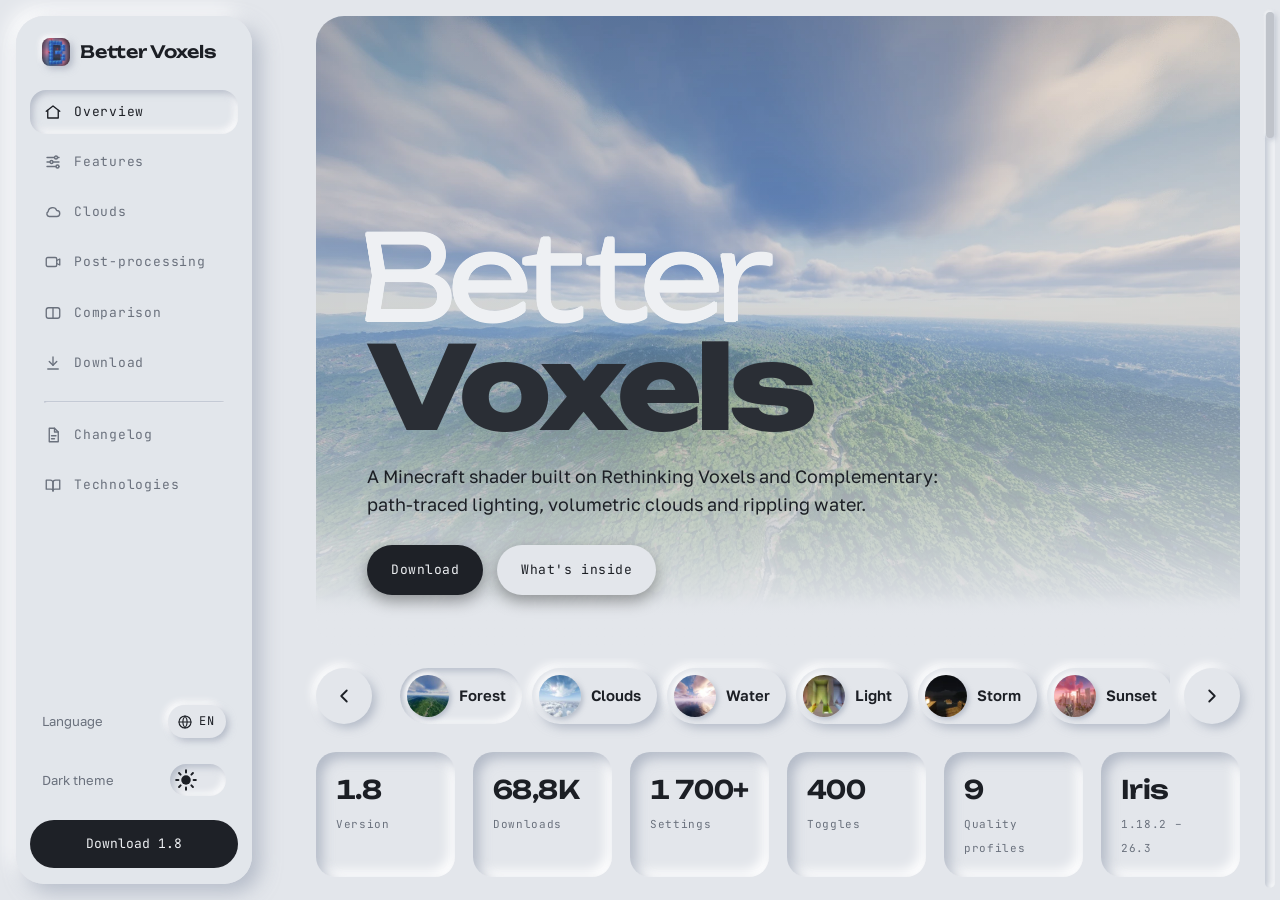
<file: index.html>
<!doctype html>
<html lang="ru">
<head>
<meta charset="utf-8">
<meta name="viewport" content="width=device-width,initial-scale=1,viewport-fit=cover">
<script>
/* a visitor who will get a translation: hide the page until i18n.js has swapped the text (no Russian flash) */
(function(){var l='';try{l=localStorage.getItem('bv-lang')||''}catch(e){}if(!l)l=(navigator.language||'ru').slice(0,2).toLowerCase();
if(['ru','uk','be','kk'].indexOf(l)<0){document.documentElement.classList.add('i18n-wait');setTimeout(function(){document.documentElement.classList.remove('i18n-wait')},2500)}})();
</script>
<style>html.i18n-wait body{visibility:hidden}</style>
<title>Better Voxels</title>
<style>
/* phones paint a blue box on every tap (Android Chrome tap highlight); the buttons already press in, so drop it */
html{-webkit-tap-highlight-color:transparent}
*{-webkit-tap-highlight-color:transparent}body{margin:0}img{max-width:100%}[hidden]{display:none!important}</style>
<!-- fonts are self-hosted (fonts/fonts.css, latin + cyrillic woff2): Google Fonts is not always reachable for visitors -->
<link rel="preload" href="fonts/Unbounded-800-latin.woff2" as="font" type="font/woff2" crossorigin>
<link rel="preload" href="fonts/Unbounded-300-latin.woff2" as="font" type="font/woff2" crossorigin>
<link rel="stylesheet" href="fonts/fonts.css">
<link rel="stylesheet" href="i18n.css">
<style>
/* Layout: one soft clay surface; every block is pressed out of it or sunk into it, arranged like the shader's own settings menu */
:root{
  --accent:#6476fc; --hero-better:#eef0f3;
  --bg:#e3e6eb;
  --hi:#ffffff;
  --lo:rgba(150,160,178,.62);
  --ink:#1c1f25;
  --ink-2:#6a717d;
  --mute:#c3c9d2;
  --title:#2a2e35;
  --solid:#1e2127;
  --solid-ink:#eef0f3;
  --deep:#1e2127;
  --deep-ink:#eef0f3;
  --deep-2:#9aa1ac;
  --barbg:rgba(227,230,235,.97);
  --glow:#ffae57;
  --glow-soft:rgba(255,174,87,.7);
  --f-display:"Unbounded","Arial Black","PingFang SC","Microsoft YaHei","Noto Sans SC",system-ui,sans-serif;
  --f-body:"Golos Text","Segoe UI","PingFang SC","Microsoft YaHei","Noto Sans SC",system-ui,sans-serif;
  --f-mono:"JetBrains Mono",ui-monospace,Menlo,"PingFang SC","Microsoft YaHei",monospace;
  --g:clamp(16px,4vw,40px);
  --rad:28px;
  --io:cubic-bezier(.65,0,.35,1);
  --xo:cubic-bezier(.16,1,.3,1);
  --storm:#b9bfca;
  --bolt:#5b6cff;
  --ground:#cdd2da;
  --scrim:rgba(214,218,226,.42);
}
@media (prefers-color-scheme: dark){
  :root:not([data-theme="light"]){
    --bg:#262a31;--hi:#30353d;--lo:rgba(8,9,12,.72);--ink:#e6e8ec;--ink-2:#99a0ac;--mute:#41464f;--title:#eceef2;
    --solid:#e6e8ec;--solid-ink:#1c1f25;--deep:#191b20;--deep-ink:#e6e8ec;--deep-2:#8d94a0;--barbg:rgba(38,42,49,.97);--storm:#1a1d22;--bolt:#dfe6ff;--ground:#1b1e23;--scrim:rgba(14,16,20,.5);
    color-scheme:dark}
}
.tv-light{
  --bg:#e3e6eb;
  --hi:#ffffff;
  --lo:rgba(150,160,178,.62);
  --ink:#1c1f25;
  --ink-2:#6a717d;
  --mute:#c3c9d2;
  --title:#2a2e35;
  --solid:#1e2127;
  --solid-ink:#eef0f3;
  --deep:#1e2127;
  --deep-ink:#eef0f3;
  --deep-2:#9aa1ac;
  --barbg:rgba(227,230,235,.97);
  --glow:#ffae57;
  --glow-soft:rgba(255,174,87,.7);
  --storm:#b9bfca;
  --bolt:#5b6cff;
  --ground:#cdd2da;
  --scrim:rgba(214,218,226,.42);
  color-scheme:light}
:root[data-theme="dark"],.tv-dark{
  --bg:#262a31;--hi:#30353d;--lo:rgba(8,9,12,.72);--ink:#e6e8ec;--ink-2:#99a0ac;--mute:#41464f;--title:#eceef2;
  --solid:#e6e8ec;--solid-ink:#1c1f25;--deep:#191b20;--deep-ink:#e6e8ec;--deep-2:#8d94a0;--barbg:rgba(38,42,49,.97);--storm:#1a1d22;--bolt:#dfe6ff;--ground:#1b1e23;--scrim:rgba(14,16,20,.5);
  color-scheme:dark}
*{box-sizing:border-box}
html,body{height:100%;overflow:hidden}
.scroller{position:fixed;inset:0;overflow-x:hidden;overflow-y:auto;scrollbar-width:none;-webkit-overflow-scrolling:touch;overscroll-behavior-y:none;scroll-behavior:smooth;padding-bottom:env(safe-area-inset-bottom,0px)}
body{background:var(--bg);color:var(--ink);font-family:var(--f-body);font-size:16px;line-height:1.55;-webkit-font-smoothing:antialiased;transition:background-color .4s,color .4s}
a{color:inherit}
button{font:inherit;color:inherit}
:focus-visible{outline:2px solid var(--ink);outline-offset:4px;border-radius:12px}
.wrap{max-width:1320px;margin-inline:auto;padding-inline:var(--g)}
section{padding-block:clamp(36px,4.5vw,72px)}
#get{padding-bottom:16px}

/* surfaces */
.card{background:var(--bg);border-radius:var(--rad);padding:clamp(20px,2.6vw,30px);transition:background-color .4s;
  box-shadow:10px 10px 22px var(--lo),-10px -10px 22px var(--hi)}
.card.deep{background:var(--deep);color:var(--deep-ink)}
.card.deep .muted{color:var(--deep-2)}
.inset{box-shadow:inset 6px 6px 12px var(--lo),inset -6px -6px 12px var(--hi);background:var(--bg)}
.inset-sm{box-shadow:inset 3px 3px 7px var(--lo),inset -3px -3px 7px var(--hi)}
.raise-sm{box-shadow:5px 5px 12px var(--lo),-5px -5px 12px var(--hi);background:var(--bg)}

/* type */
.eyebrow{font-family:var(--f-mono);font-size:12px;letter-spacing:.08em;color:var(--ink-2)}
h2{margin:0;font-family:var(--f-display);font-weight:600;font-size:clamp(26px,3.4vw,42px);line-height:1.1;letter-spacing:-.025em;text-wrap:balance}
h3{margin:0;font-family:var(--f-display);font-weight:600;font-size:18px;letter-spacing:-.015em}
p{margin:0;max-width:56ch;text-wrap:pretty}
.muted{color:var(--ink-2)}
.small{font-size:14px}
.mono{font-family:var(--f-mono);font-size:12px;letter-spacing:.04em}
.head{display:grid;gap:14px;margin-bottom:clamp(28px,4vw,44px)}
.col{display:grid;gap:clamp(20px,3vw,32px);align-content:start}

/* controls */
.btn{display:inline-flex;align-items:center;gap:10px;border:0;border-radius:999px;padding:15px 24px;background:var(--bg);box-shadow:5px 5px 12px var(--lo),-5px -5px 12px var(--hi);
  font-family:var(--f-mono);font-size:13px;letter-spacing:.04em;text-decoration:none;cursor:pointer;transition:box-shadow .18s,transform .18s,background-color .4s}

.btn.solid{background:var(--solid);color:var(--solid-ink)}
.btns{display:flex;flex-wrap:wrap;gap:14px}

.switch{flex:none;position:relative;width:56px;height:32px;border:0;border-radius:999px;background:var(--bg);box-shadow:inset 3px 3px 7px var(--lo),inset -3px -3px 7px var(--hi);cursor:pointer;padding:0}
.switch::after{content:"";position:absolute;top:5px;left:5px;width:22px;height:22px;border-radius:50%;background:var(--bg);box-shadow:3px 3px 6px var(--lo),-2px -2px 5px var(--hi);transition:transform .3s cubic-bezier(.3,.7,.2,1),background .3s,box-shadow .3s}
.switch[aria-checked="true"]::after{transform:translateX(24px);background:radial-gradient(circle at 40% 40%,#fff3df,var(--glow) 70%);box-shadow:0 0 14px 2px var(--glow-soft),2px 2px 5px var(--lo)}

/* small raised icon chip (replaced the glowing dots): same clay as the feature icons, just smaller */
.pic{flex:none;display:grid;place-items:center;width:36px;height:36px;border-radius:50%;background:var(--bg);box-shadow:3px 3px 7px var(--lo),-3px -3px 7px var(--hi)}
.pic svg{width:18px;height:18px;stroke:var(--ink-2);fill:none;stroke-width:1.8;stroke-linecap:round;stroke-linejoin:round}
.point .pic{width:44px;height:44px;margin-bottom:2px}
.point .pic svg{width:21px;height:21px;stroke:var(--ink)}
.glowdot{position:relative;width:10px;height:10px;border-radius:50%;flex:none;background:radial-gradient(circle at 40% 40%,#fff3df,var(--glow) 70%);box-shadow:0 0 12px 2px var(--glow-soft)}
.glowdot.off{background:var(--mute);box-shadow:inset 2px 2px 4px var(--lo),inset -2px -2px 4px var(--hi)}

/* header */
.bar{position:fixed;z-index:20;top:calc(env(safe-area-inset-top,0px) + 12px);left:var(--g);right:calc(var(--g) + var(--sbw,0px));max-width:calc(1320px - 2 * var(--g));margin-inline:auto;
  display:flex;align-items:center;gap:14px;padding:8px 8px 8px 22px;border-radius:999px;background:var(--barbg);box-shadow:8px 8px 20px var(--lo),-8px -8px 20px var(--hi)}
.brand{font-family:var(--f-display);font-weight:600;font-size:15px;text-decoration:none;white-space:nowrap}
/* brand: the BV logo as a small rounded square in front of the name */
.brand{display:inline-flex;align-items:center;gap:10px}
/* hovering the name paints it like the pack's name on the loading screen: Better dark blue, Voxels white (§1 / §f tokens) */
.bn span{transition:color .25s var(--io)}
/* "Better" takes the same bright §1 blue in both themes (the dark-theme value reads well on the light clay too) */
@media (hover:hover){ .brand:hover .b1{color:#6575ff} .brand:hover .b2{color:var(--mc-f)} }
.brand .logo{flex:none;width:28px;height:28px;border-radius:8px;box-shadow:3px 3px 7px var(--lo),-2px -2px 5px var(--hi)}
.nav{display:flex;gap:6px;margin-left:auto}
.nav a{font-family:var(--f-mono);font-size:12px;letter-spacing:.06em;text-decoration:none;color:var(--ink-2);padding:9px 14px;border-radius:999px;transition:box-shadow .25s,color .25s}
.nav a.on{color:var(--ink);box-shadow:inset 3px 3px 7px var(--lo),inset -3px -3px 7px var(--hi)}
/* hover: the item brightens to full ink and the icon steps right (no press) */
.nav a svg{transition:translate .3s var(--xo)}
@media (hover:hover){
  .nav a:not(.on):hover{color:var(--ink)}
  .nav a:hover svg{translate:2px 0}
}
.theme{display:flex;align-items:center;gap:8px}
.theme .ico{font-size:14px;line-height:1;color:var(--ink-2)}
.vpill{font-family:var(--f-mono);font-size:12px;text-decoration:none;padding:9px 14px;border-radius:999px;background:var(--solid);color:var(--solid-ink);white-space:nowrap}

/* sidebar: on wide screens the bar becomes a fixed panel on the left of the content */
.nav a svg{display:none;flex:none;width:18px;height:18px;stroke:currentColor;fill:none;stroke-width:1.8;stroke-linecap:round;stroke-linejoin:round}
.theme .theme-l{display:none;font-size:13px;color:var(--ink-2)}
@media (min-width:1100px) and (min-height:520px){
  :root{--side:236px}
  main{padding-left:calc(var(--g) + var(--side))}
  .bar{top:16px;bottom:16px;right:auto;left:16px;width:var(--side);max-width:none;margin:0;
    flex-direction:column;align-items:stretch;gap:6px;padding:22px 14px 16px;border-radius:var(--rad)}
  .brand{padding:0 12px 18px;font-size:17px}
  .nav{flex-direction:column;gap:6px;margin:0}
  /* other pages sit apart from the section links: a thin sunk divider above them */
  .nav-x{margin-top:10px;padding-top:12px;position:relative}
  .nav-x::before{content:"";position:absolute;top:0;left:14px;right:14px;height:2px;border-radius:2px;box-shadow:inset 1px 1px 2px var(--lo),inset -1px -1px 2px var(--hi)}
  .nav a{display:flex;align-items:center;gap:12px;padding:12px 14px;border-radius:16px;font-size:13px}
  .nav a svg{display:block}
  .theme{margin-top:auto;justify-content:space-between;padding:10px 12px}
  .theme .ico{display:none}
  .theme .theme-l{display:inline}
  .vpill{display:block;text-align:center;padding:14px;font-size:13px;margin-top:8px}
  .progress,.topfade{display:none}
  .hero.hero{padding-top:16px}
}

/* hero: the big cover shot with the title on it; the scenes swap on it, controls sit in its corner */
.hero{padding-top:calc(env(safe-area-inset-top,0px) + 92px);padding-bottom:0}
.screen{position:relative;min-height:min(70svh,720px);border-radius:var(--rad);overflow:hidden;display:flex;align-items:flex-end;justify-content:space-between;gap:24px;flex-wrap:wrap;
  padding:clamp(22px,4vw,56px);color:#f2f4f7;background:var(--bg)}
.screen .layer{position:absolute;inset:0;background-size:cover;background-position:center;opacity:0;transition:opacity .9s var(--io);-webkit-mask-image:linear-gradient(to bottom,#000 calc(100% - var(--rad) - 24px),transparent calc(100% - var(--rad) - 2px));mask-image:linear-gradient(to bottom,#000 calc(100% - var(--rad) - 24px),transparent calc(100% - var(--rad) - 2px))}
.screen .layer.on{opacity:1}
.screen::after{content:"";position:absolute;inset:-1px;background:linear-gradient(to top,var(--bg) calc(var(--rad) + 2px),color-mix(in srgb,var(--bg) 26%,transparent) 55%,transparent);pointer-events:none}
.hero-copy{position:relative;z-index:1;max-width:760px}
.screen .btn:not(.solid){color:var(--ink)}
.title{margin:0 0 clamp(14px,2vw,22px);font-family:var(--f-display);font-size:clamp(40px,9vw,120px);line-height:.95;letter-spacing:-.045em}
/* hollow outline drawn around the whole letter shape, so overlapping glyph contours stay hidden */
.title .o{display:block;font-weight:300;color:transparent;--ink:var(--hero-better);
  text-shadow:1.60px 0 0 var(--ink),1.48px .61px 0 var(--ink),1.13px 1.13px 0 var(--ink),.61px 1.48px 0 var(--ink),0 1.60px 0 var(--ink),-.61px 1.48px 0 var(--ink),-1.13px 1.13px 0 var(--ink),-1.48px .61px 0 var(--ink),-1.60px 0 0 var(--ink),-1.48px -.61px 0 var(--ink),-1.13px -1.13px 0 var(--ink),-.61px -1.48px 0 var(--ink),0 -1.60px 0 var(--ink),.61px -1.48px 0 var(--ink),1.13px -1.13px 0 var(--ink),1.48px -.61px 0 var(--ink)}
/* at this tight tracking the two t crossbars touch and the outline traces them as one bar: open the pair */
.title .o .tt{margin-left:.07em}
/* the thin B has a wider left side-bearing than the bold V: pull "Better" left so both start on one line */
.title .o{margin-left:-.07em}
.title .s{display:block;font-weight:800;color:var(--title);text-shadow:none}
.tag{font-family:var(--f-mono);font-size:12px;letter-spacing:.04em;color:#dde1e8;margin:0 0 clamp(18px,2.4vw,28px)}
.lead{font-size:clamp(16px,1.4vw,19px);margin-bottom:26px;max-width:52ch;color:var(--ink)}
.player{position:relative;z-index:1;display:flex;align-items:center;gap:12px;margin-left:auto}
.rbtn{flex:none;display:grid;place-items:center;width:56px;height:56px;border:0;padding:0;border-radius:50%;cursor:pointer;background:var(--bg);box-shadow:5px 5px 12px var(--lo),-5px -5px 12px var(--hi);transition:box-shadow .3s var(--io),background-color .5s var(--io)}
.rbtn.big{width:54px;height:54px}

.rbtn svg{width:22px;height:22px;stroke:var(--ink);fill:none;stroke-width:2;stroke-linecap:round;stroke-linejoin:round}
.rbtn .i-play{display:none}
.rbtn[aria-pressed="false"] .i-play{display:block}.rbtn[aria-pressed="false"] .i-pause{display:none}
.now{min-width:0;display:grid;gap:4px;max-width:340px;text-align:right}
.now b{font-family:var(--f-display);font-weight:600;font-size:clamp(17px,1.6vw,22px)}
.now span{font-size:14px;color:#c9ced8;white-space:nowrap;overflow:hidden;text-overflow:ellipsis}
.dots{display:none}
/* the scenes as a strip of pressed-in buttons under the cover */
.scene-row{display:flex;align-items:center;gap:14px;margin-top:clamp(14px,1.8vw,22px)}
.scene-list{flex:1;min-width:0;list-style:none;margin:-10px 0 -22px;padding:10px 14px 22px;display:flex;gap:10px;overflow-x:auto;scrollbar-width:none}
.scene-list::-webkit-scrollbar{display:none}
/* own scrollbar: the native one is hidden, a clay groove with a raised pill sits on the right edge (mouse only) */
.scroller::-webkit-scrollbar{display:none}
/* page loading line: a plain 2px line in the text colour (white in dark theme, dark in light) along the top edge.
   It creeps on its own from first paint (pure CSS), the script pulls it forward as the first-screen images arrive, then it fills and fades */
.pl{position:fixed;z-index:60;top:0;left:0;right:0;height:2px;pointer-events:none;transition:opacity .5s var(--io) .25s}
.pl i{position:absolute;inset:0;background:var(--ink);transform-origin:0 50%;transform:scaleX(.08);animation:plcreep 8s cubic-bezier(.1,.6,.3,1) forwards;transition:transform .45s var(--xo)}
@keyframes plcreep{to{transform:scaleX(.85)}}
.pl.set i{animation:none}
.pl.done{opacity:0}
@media (prefers-reduced-motion:reduce){ .pl i{animation:none;transform:scaleX(.5)} }
.sbar{position:fixed;z-index:25;top:12px;bottom:12px;right:5px;width:10px;border-radius:999px;cursor:pointer;
  box-shadow:inset 2px 2px 4px var(--lo),inset -2px -2px 4px var(--hi);opacity:.75;transition:opacity .4s var(--io),width .3s var(--xo)}
.sbar i{position:absolute;left:1px;right:1px;top:0;height:40px;border-radius:999px;background:color-mix(in srgb,var(--ink-2) 40%,var(--bg));will-change:transform;
  box-shadow:2px 2px 5px var(--lo),-1px -1px 3px var(--hi);transition:background-color .5s var(--io)}
.sbar:hover,.sbar.on,.sbar.drag{opacity:1}
.sbar.drag{cursor:grabbing}
.sbar:hover i,.sbar.drag i{background:color-mix(in srgb,var(--ink-2) 65%,var(--bg))}
@media (hover:none),(pointer:coarse){ .sbar{display:none} }
.scene-list li{flex:1 1 auto}
.scene{display:flex;align-items:center;gap:10px;width:100%;border:0;border-radius:999px;padding:7px 16px 7px 7px;background:var(--bg);cursor:pointer;text-align:left;
  box-shadow:4px 4px 10px var(--lo),-4px -4px 10px var(--hi);transition:box-shadow .3s var(--io),background-color .5s var(--io)}

.scene .th{flex:none;width:42px;height:42px;border-radius:50%;background-size:cover;background-position:center;box-shadow:2px 2px 5px var(--lo),-2px -2px 5px var(--hi)}
.scene .t{min-width:0}
.scene .t strong{display:block;font-weight:600;font-size:15px;white-space:nowrap}

/* shots: a screenshot frame sunk into the clay; until a real shot is set it is a labelled placeholder */
.shot{position:relative;border-radius:22px;overflow:hidden;background-color:var(--bg);background-position:center;background-size:cover;background-repeat:no-repeat;
  box-shadow:inset 6px 6px 14px var(--lo),inset -6px -6px 14px var(--hi)}
.shot:not(.has-img)::before{content:"";position:absolute;inset:0;pointer-events:none;background:radial-gradient(120% 90% at 18% 0%,var(--hi),transparent 62%);opacity:.45}
.shot-cap{position:absolute;z-index:1;right:16px;top:14px;font-family:var(--f-mono);font-size:11px;letter-spacing:.06em;color:var(--ink-2);pointer-events:none}
.shot.has-img .shot-cap{display:none}
.shot.has-img{box-shadow:none}

/* numbers strip */
.stats{display:grid;grid-template-columns:repeat(6,minmax(0,1fr));gap:clamp(12px,1.6vw,18px);margin-top:clamp(18px,2.4vw,28px)}
.stat{padding:18px 20px;border-radius:20px}
.stat b{display:block;font-family:var(--f-display);font-weight:600;font-size:clamp(20px,2vw,26px);letter-spacing:-.02em;font-variant-numeric:tabular-nums;white-space:nowrap}
.stat > span{font-family:var(--f-mono);font-size:11px;letter-spacing:.06em;color:var(--ink-2)}

/* pills: small pressed-in labels */
.pills{display:flex;flex-wrap:wrap;gap:8px}
.pills span{font-family:var(--f-mono);font-size:12px;padding:7px 12px;border-radius:999px;box-shadow:inset 2px 2px 5px var(--lo),inset -2px -2px 5px var(--hi);color:var(--ink-2)}

/* description: an intro line, then the features as an accordion in two columns */
.intro{display:grid;grid-template-columns:minmax(0,1.7fr) minmax(0,1fr);gap:clamp(18px,3vw,40px);align-items:end;margin-bottom:clamp(24px,3vw,36px)}
.big-line{font-family:var(--f-display);font-weight:600;font-size:clamp(20px,2vw,26px);line-height:1.2;letter-spacing:-.02em}
.acc-cols{display:grid;grid-template-columns:repeat(2,minmax(0,1fr));gap:clamp(14px,1.6vw,18px);align-items:start}
.acc{display:grid;gap:clamp(14px,1.6vw,18px)}
.acc-item{border-radius:24px;background:var(--bg);box-shadow:6px 6px 14px var(--lo),-6px -6px 14px var(--hi);transition:box-shadow .35s var(--io),background-color .5s var(--io)}

.acc-btn{display:flex;align-items:center;gap:16px;width:100%;border:0;background:transparent;padding:14px 20px 14px 14px;cursor:pointer;text-align:left;border-radius:24px}
.acc-ic{flex:none;display:grid;place-items:center;width:48px;height:48px;border-radius:50%;background:var(--bg);box-shadow:4px 4px 9px var(--lo),-4px -4px 9px var(--hi)}
.acc-ic svg{width:22px;height:22px;stroke:var(--ink);fill:none;stroke-width:1.8;stroke-linecap:round;stroke-linejoin:round}
.acc-t{flex:1;min-width:0;display:grid;gap:2px}
.acc-t strong{font-family:var(--f-display);font-weight:600;font-size:16px;letter-spacing:-.01em}
.acc-t span{font-size:13px;color:var(--ink-2)}
.acc-chev{flex:none;width:18px;height:18px;stroke:var(--ink-2);fill:none;stroke-width:2;stroke-linecap:round;stroke-linejoin:round;transition:transform .35s var(--xo)}
.acc-item.open .acc-chev{transform:rotate(180deg)}
/* the user asked for a smooth open: the row height eases from 0fr to 1fr, the text fades in after it */
.acc-body{display:grid;grid-template-rows:0fr;transition:grid-template-rows .45s var(--io)}
.acc-item.open .acc-body{grid-template-rows:1fr}
.acc-in{overflow:hidden;min-height:0}
.acc-pad{padding:0 22px 20px 78px;font-size:15px;color:var(--ink-2);opacity:0;transform:translateY(-6px);transition:opacity .3s var(--io),transform .45s var(--xo)}
.acc-item.open .acc-pad{opacity:1;transform:none;transition-delay:.12s}
@keyframes accin{from{opacity:0;transform:translateY(-6px)}to{opacity:1;transform:none}}
.acc-body ul{margin:0;padding-left:18px;display:grid;gap:6px}
.acc-body .pills{margin-top:0}
/* clouds: shot and text side by side, the eight types as pressed chips, three points under it */
.split2{display:grid;grid-template-columns:minmax(0,1.15fr) minmax(0,1fr);gap:clamp(20px,3vw,40px);align-items:center}
.split2 .shot{aspect-ratio:16/9}
.split2.rev{grid-template-columns:minmax(0,1fr) minmax(0,1.15fr)}
.split-text{display:grid;gap:16px}
.cloud-more{justify-self:start}
.types{display:grid;grid-template-columns:repeat(2,minmax(0,1fr));gap:10px}
.types span{padding:10px 14px;border-radius:14px;font-size:14px;font-weight:600;box-shadow:inset 3px 3px 7px var(--lo),inset -3px -3px 7px var(--hi)}
.trio{display:grid;grid-template-columns:repeat(3,minmax(0,1fr));gap:clamp(16px,2vw,24px);margin-top:clamp(16px,2vw,24px)}
.point{display:grid;gap:10px;align-content:start}
/* post-processing: tabs in a pressed track, one panel at a time */
.post-side{display:flex;flex-direction:column;gap:16px;align-self:stretch}
.post-preview{background:#000}
.post-image{position:absolute;inset:0;width:100%;height:100%;object-fit:contain;opacity:0;transition:opacity .4s var(--io)}
.post-image.on{opacity:1}
@media(prefers-reduced-motion:reduce){.post-image{transition:none}}
.post-foot{margin-top:auto;display:grid;grid-template-columns:repeat(2,minmax(0,1fr));gap:12px}
.tabs{display:flex;flex-wrap:wrap;gap:6px;padding:6px;border-radius:22px}
.tabs button{flex:1 1 auto;border:0;background:transparent;border-radius:16px;padding:11px 14px;cursor:pointer;font-weight:600;font-size:14px;white-space:nowrap;transition:box-shadow .3s var(--io)}
.tabs button[aria-selected="true"]{background:var(--bg);box-shadow:4px 4px 9px var(--lo),-4px -4px 9px var(--hi)}
.post-panels{display:grid}
.post-panel{grid-area:1 / 1;font-size:15px;color:var(--ink-2);display:grid;gap:12px;align-content:start;opacity:0;visibility:hidden;transition:opacity .3s var(--io),visibility 0s .3s}
.post-panel.on{opacity:1;visibility:visible;transition:opacity .35s var(--io) .05s,visibility 0s}
.post-panel b{color:var(--ink)}
.post-panel ul{margin:0;padding-left:18px;display:grid;gap:6px}
.pp,.q-card{margin-top:clamp(16px,2vw,24px)}
.h-big{font-size:clamp(20px,2vw,26px)}
.q-card{display:grid;grid-template-columns:minmax(0,1.15fr) minmax(0,1fr);gap:clamp(20px,3vw,40px);align-items:center}
.q-left{display:grid;gap:12px}
.q-right{display:grid;gap:12px;grid-auto-rows:1fr;align-self:stretch}
.pp-card{display:grid;gap:12px;align-content:start}
.pp-card .shot{aspect-ratio:16/9;margin-bottom:6px}
.prof-list{display:flex;flex-wrap:wrap;gap:8px;margin:4px 0 6px}
.prof-list span{padding:8px 14px;border-radius:999px;font-size:13px;font-weight:600;box-shadow:3px 3px 7px var(--lo),-3px -3px 7px var(--hi)}
.prof-list span.def{box-shadow:inset 3px 3px 7px var(--lo),inset -3px -3px 7px var(--hi)}
.prof-list span.def::after{content:" — по умолчанию";font-weight:400;color:var(--ink-2)}
.row{display:flex;align-items:center;justify-content:space-between;gap:16px;padding:12px 16px;border-radius:18px;background:var(--bg);box-shadow:4px 4px 10px var(--lo),-4px -4px 10px var(--hi)}
.row .t{display:grid;gap:2px;min-width:0}
.row .t strong{font-weight:600;font-size:14px}
.row .t span{font-size:12px;color:var(--ink-2)}
.lic{margin-top:18px}

/* before / after: the top layer is clipped at the handle; an invisible range input does the dragging */
.cmp{position:relative;aspect-ratio:16/9;width:100%;border-radius:22px;overflow:hidden;--x:50%}
.cmp .shot{position:absolute;inset:0;border-radius:0}
.cmp-a:not(.has-img)::after{content:"";position:absolute;inset:0;background:var(--lo);opacity:.28}
.cmp-b{clip-path:inset(0 0 0 var(--x))}
.cmp-line{position:absolute;z-index:2;top:0;bottom:0;left:var(--x);width:0;pointer-events:none}
.cmp-line::before{content:"";position:absolute;top:0;bottom:0;left:-1px;width:2px;background:var(--hi);box-shadow:0 0 6px var(--lo)}
.cmp-knob{position:absolute;top:50%;left:-24px;width:48px;height:48px;margin-top:-24px;border-radius:50%;display:grid;place-items:center;background:var(--bg);box-shadow:5px 5px 12px var(--lo),-5px -5px 12px var(--hi)}
.cmp-knob svg{width:22px;height:22px;stroke:var(--ink-2);fill:none;stroke-width:2;stroke-linecap:round;stroke-linejoin:round}
.cmp-range{position:absolute;z-index:3;inset:0;width:100%;height:100%;margin:0;opacity:0;cursor:ew-resize;touch-action:pan-y}
.cmp:has(.cmp-range:focus-visible) .cmp-knob{outline:2px solid var(--ink);outline-offset:4px}
.cmp-tag{position:absolute;z-index:2;top:14px;font-family:var(--f-mono);font-size:11px;letter-spacing:.06em;padding:7px 12px;border-radius:999px;background:var(--bg);color:var(--ink-2);box-shadow:3px 3px 7px var(--lo),-3px -3px 7px var(--hi);pointer-events:none}
.cmp-tag.l{left:14px}.cmp-tag.r{right:14px}
.seg.cmp-scenes{grid-template-columns:repeat(2,1fr);min-width:0;width:max-content;flex:none}
/* the whole compare block (title row + framed slider) is as wide as a 16:9 shot that still fits the screen
   under the header and the title row, and never wider than 1200px of picture */
#compare .wrap > *{max-width:calc(min(1200px, (100svh - 400px) * 16 / 9) + 60px);margin-inline:auto}
.cmp-head{display:flex;flex-wrap:wrap;align-items:flex-end;justify-content:space-between;gap:18px 24px;margin-bottom:clamp(28px,4vw,44px)}
.cmp-head .head,.cmp-head .seg{margin-bottom:0}

/* versions + download side by side */
.duo{display:grid;grid-template-columns:minmax(0,1fr) minmax(0,1fr);gap:clamp(18px,2.4vw,28px);align-items:stretch}
.thanks{margin-top:clamp(18px,2.4vw,28px)}
/* credits: each person is a button to their GitHub (or Discord) */
.thanks .credits{grid-template-columns:repeat(5,minmax(0,1fr));gap:14px}
.credit{display:flex;align-items:center;gap:12px;height:100%;padding:12px 14px;border-radius:18px;text-decoration:none;color:var(--ink);background:var(--bg);
  box-shadow:4px 4px 10px var(--lo),-4px -4px 10px var(--hi),inset 0 0 0 transparent,inset 0 0 0 transparent;transition:box-shadow .3s var(--io),scale .2s var(--io),translate .4s var(--xo),background-color .5s var(--io)}
@media (hover:hover){ .credit:hover{translate:0 0} }
.credit:active{scale:.97;box-shadow:0 0 0 transparent,0 0 0 transparent,inset 3px 3px 7px var(--lo),inset -3px -3px 7px var(--hi)}
.cr-ic{flex:none;width:22px;height:22px;fill:var(--ink-2)}
.cr-t{display:grid;gap:2px;min-width:0}
.cr-t strong{font-weight:600;font-size:14px}
.cr-t span{font-size:12px;color:var(--ink-2)}

/* versions */
.seg{display:inline-grid;grid-template-columns:repeat(3,minmax(0,1fr));gap:8px;padding:8px;border-radius:999px;margin-bottom:24px;min-width:min(100%,420px)}
.seg button{border:0;background:transparent;border-radius:999px;padding:12px 18px;cursor:pointer;font-family:var(--f-display);font-weight:600;font-size:16px;font-variant-numeric:tabular-nums;transition:box-shadow .25s}
.seg button small{display:block;white-space:nowrap;font-family:var(--f-mono);font-weight:400;font-size:10px;letter-spacing:.06em;color:var(--ink-2)}
.seg button[aria-pressed="true"]{background:var(--bg);box-shadow:5px 5px 12px var(--lo),-5px -5px 12px var(--hi)}
.seg button:disabled{cursor:default;opacity:.65}
.log{list-style:none;margin:18px 0 0;padding:0;display:grid;grid-template-columns:minmax(0,1fr);gap:12px}
.log li{display:flex;gap:12px;align-items:baseline;font-size:15px}
/* "Что нового" card: the full-changelog button sits at its bottom */
#versions{display:flex;flex-direction:column}
#versions .log{margin-bottom:26px}
.version-panels{display:grid;grid-template-columns:minmax(0,1fr)}
.version-panel{grid-area:1/1;min-width:0;opacity:0;visibility:hidden;pointer-events:none;transition:opacity .28s var(--io),visibility .28s}
.version-panel.active{opacity:1;visibility:visible;pointer-events:auto}
@media(prefers-reduced-motion:reduce){.version-panel{transition:none}}
.full-log{margin-top:auto;align-self:flex-start}
.full-log svg{width:16px;height:16px;fill:none;stroke:currentColor;stroke-width:2;stroke-linecap:round;stroke-linejoin:round;transition:translate .3s var(--xo)}
@media (hover:hover){ .full-log:hover svg{translate:3px 0} }
.log li::before{content:"";flex:none;width:8px;height:8px;border-radius:50%;transform:translateY(-1px);box-shadow:inset 2px 2px 3px var(--lo),inset -1px -1px 3px var(--hi)}

/* get */
.big{font-family:var(--f-display);font-weight:800;font-size:clamp(34px,6vw,76px);line-height:1;letter-spacing:-.04em;margin:0 0 24px;color:var(--title);text-shadow:5px 5px 10px var(--lo),-4px -4px 9px var(--hi)}
.req{display:flex;flex-wrap:wrap;gap:10px;margin-bottom:26px}
.req span{font-family:var(--f-mono);font-size:12px;padding:8px 12px;border-radius:999px;box-shadow:inset 3px 3px 6px var(--lo),inset -3px -3px 6px var(--hi)}
.credits{list-style:none;margin:0;padding:0;display:grid;gap:10px}
.credits li{display:block}
/* footer: brand + three link columns on a raised card, the legal lines below a sunk divider */
.foot{margin-top:clamp(40px,6vw,72px);display:grid;gap:26px}
.ft-top{display:grid;grid-template-columns:minmax(0,1.4fr) repeat(3,minmax(0,1fr));gap:28px}
.ft-brand{display:grid;align-content:start;justify-items:start;gap:12px}
.ft-brand p{font-size:14px;color:var(--ink-2);max-width:34ch}
.ft-up{padding:10px 16px;font-size:12px}
.ft-up svg{width:15px;height:15px;fill:none;stroke:currentColor;stroke-width:2;stroke-linecap:round;stroke-linejoin:round}
.ft-col{display:grid;align-content:start;gap:4px}
.ft-col h4{margin:0 0 6px;font-family:var(--f-display);font-weight:600;font-size:14px}
.ft-col a{justify-self:start;padding:5px 0;font-size:14px;color:var(--ink-2);text-decoration:none;transition:color .25s var(--io),translate .3s var(--xo)}
@media (hover:hover){ .ft-col a:hover{color:var(--ink);translate:3px 0} }
.ft-bot{display:grid;gap:4px;padding:14px 18px;border-radius:18px;font-family:var(--f-mono);font-size:11px;letter-spacing:.03em;line-height:1.6;color:var(--ink-2);
  box-shadow:inset 3px 3px 7px var(--lo),inset -3px -3px 7px var(--hi)}

/* theme switch: circular reveal from the toggle */
.tvo{position:fixed;inset:0;z-index:9999;pointer-events:none;overflow:hidden;background:var(--bg);color:var(--ink);transform:translateZ(0);will-change:clip-path}
.tvo *,.tvo *::before,.tvo *::after{animation:none!important;transition:none!important}
.vt *,.vt *::before,.vt *::after{transition:none!important}
.vt .tk,.vt .tk *{transition:transform .55s var(--xo),opacity .3s var(--io)!important}
/* View Transitions theme switch: no default cross-fade, the new snapshot is revealed by a clip-path circle */
::view-transition-old(root),::view-transition-new(root){animation:none;mix-blend-mode:normal}
::view-transition-new(root){z-index:2}

/* header fade + progress */
.topfade{position:fixed;z-index:19;top:0;left:0;right:0;height:calc(env(safe-area-inset-top,0px) + 104px);background:linear-gradient(var(--bg) 62%,transparent);pointer-events:none;transition:background .5s var(--io)}
/* scroll progress under the top bar (phones and narrow screens): a plain line in the text colour, black in light theme, white in dark */
.progress{position:absolute;left:24px;right:24px;bottom:2px;height:2px;border-radius:2px;background:var(--ink);transform-origin:0 50%;transform:scaleX(0);opacity:.85}

/* smooth surfaces */
.card,.btn,.stat,.inset,.raise-sm,.switch,.seg button,.pills span,.req span,.shot,.cmp-knob,.cmp-tag{transition:background-color .5s var(--io),box-shadow .5s var(--io),color .5s var(--io),translate .5s var(--io)}
/* buttons stay still on hover; keep the soft press on click */
/* stable hover position */
.btn{translate:0 var(--lift,0px);transition:background-color .5s var(--io),box-shadow .3s var(--io),color .5s var(--io),translate .4s var(--xo),scale .2s var(--io)}
@media (hover:hover){
  .btn:hover{--lift:0px}
}
.log li{animation:li .6s var(--io) both;animation-delay:var(--d,0ms)}
@keyframes li{from{opacity:0;transform:translateY(10px)}to{opacity:1;transform:none}}


/* lamps: a small warm-lit ball with a soft, modest glow; the surface around it stays plain */
:root,.tv-light{--gh-fill:#24272d;--gh-ink:#ffffff;--lamp-glow:rgba(255,178,100,.5);--mc-f:var(--ink);--mc-1:#0000aa}
@media (prefers-color-scheme: dark){:root:not([data-theme="light"]){--gh-fill:#ffffff;--gh-ink:#1c1f25;--lamp-glow:rgba(255,170,90,.38);--mc-f:#ffffff;--mc-1:#6575ff}}
:root[data-theme="dark"],.tv-dark{--gh-fill:#ffffff;--gh-ink:#1c1f25;--lamp-glow:rgba(255,170,90,.38);--mc-f:#ffffff;--mc-1:#6575ff}
.glowdot:not(.off),.switch[aria-checked="true"]::after{
  background:radial-gradient(circle at 46% 40%,#fff6e2 0 16%,#ffe2ac 48%,#ffc67c 84%,#eba25a 100%);
  box-shadow:0 0 4px 1px rgba(255,222,170,.85),0 0 14px 4px var(--lamp-glow)}
.glowdot:not(.off){width:12px;height:12px}

/* micro-interactions */
.btn:active{scale:.97}
.switch:active::after{scale:.86}
/* theme switch knob: a black sun in light theme, a white crescent moon in dark. While the knob slides the
   rays fold away and a bite slides into the disc; everything moves by transform/opacity, same timing as the slide */
.theme-sw::after{display:none}
.tk{position:absolute;top:4px;left:4px;width:24px;height:24px;color:var(--ink);transition:transform .55s var(--xo),color .5s var(--io)}
.tk svg{display:block;width:100%;height:100%;overflow:visible}
.tk-core{fill:currentColor;transform-box:fill-box;transform-origin:center;transform:scale(.56);transition:transform .55s var(--xo)}
.tk-bite{transform-box:fill-box;transform-origin:center;transform:translate(9px,-9px) scale(.4);transition:transform .55s var(--xo)}
.tk-rays{stroke:currentColor;stroke-width:2;stroke-linecap:round;transform-box:view-box;transform-origin:12px 12px;transition:transform .55s var(--xo),opacity .3s var(--io)}
.theme-sw[aria-checked="true"] .tk{transform:translateX(24px)}
.theme-sw[aria-checked="true"] .tk-core{transform:scale(1)}
.theme-sw[aria-checked="true"] .tk-bite{transform:none}
.theme-sw[aria-checked="true"] .tk-rays{transform:rotate(-90deg) scale(.4);opacity:0}
.theme-sw:active .tk{scale:.9}
/* the reveal copy freezes every transition except this knob, which has to fly and morph inside the circle */
.tvo .tk,.tvo .tk *{transition:transform .55s var(--xo),opacity .3s var(--io),color .5s var(--io)!important}
.switch::after{transition:transform .45s var(--xo),background .3s,box-shadow .3s,scale .2s var(--io)}
.title .o,.title .s{transform-origin:0 100%}
.vpill,.brand{transition:transform .5s var(--xo)}
@media (hover:hover){ .vpill:hover{transform:none} }

/* motion: surfaces press out of the clay as they enter */
/* the cover, title and numbers used to fade/slide in on load (.ld); removed at the owner's request: the first screen is shown at once */
.ld{animation:none}
@media (prefers-reduced-motion: reduce){
  .scroller{scroll-behavior:auto}
  .ld,.log li{animation:none}
  .tk,.tk *{transition:none!important}
  .acc-body,.acc-pad{transition:none}
  .pills span,.req span,.credits li{transition:none}
  .dlm-back,.dlm-card,.sel-list,.sel-list li,.sel-list li.sel-ind,.sel-btn svg,.prev{transition:none}
}

/* download: store buttons in their brand colours, and a site download dialog */
.dlbtns{display:grid;gap:14px;max-width:420px}
.dlbtns .btn{justify-content:center;padding:17px 24px}
.btn.mr{background:#1bd96a;color:#0b2416}
.btn.cf{background:#f16436;color:#ffffff}
/* big translucent service logo on the left of each download button, cut off by the bottom edge.
   isolation + z-index:-1 keeps it under the label but above the button's own fill */
.dlbtns .btn{position:relative;overflow:hidden;isolation:isolate}
.bmark{position:absolute;z-index:-1;left:9%;top:14px;width:60px;height:60px;fill:currentColor;opacity:.2;pointer-events:none}
.bm-cf{width:72px;height:72px;top:6px}
.bm-dl{top:6px}
.subbtns{margin-top:18px}
/* the three link buttons together are exactly as wide as one download button */
.subbtns{display:grid;grid-template-columns:repeat(3,minmax(0,1fr));gap:14px;max-width:420px}
.subbtns .btn{justify-content:center;padding-inline:10px}
.dlm{position:fixed;inset:0;z-index:40;display:grid;place-items:safe center;padding:var(--g);overflow-y:auto;scrollbar-width:none}
.dlm::-webkit-scrollbar{display:none}
.dlm-back{position:fixed;inset:0;background:var(--scrim);-webkit-backdrop-filter:blur(12px);backdrop-filter:blur(12px);opacity:0;transition:opacity .45s var(--xo)}
.dlm.open .dlm-back{opacity:1}
.dlm-card{position:relative;width:min(100%,560px);display:grid;gap:18px;opacity:0;transform:translateY(18px) scale(.96);transition:opacity .45s var(--xo),transform .6s var(--xo)}
.dlm.open .dlm-card{opacity:1;transform:none}
.dlm .dlm-card{box-shadow:none}
.dlm-top{display:flex;align-items:flex-start;justify-content:space-between;gap:16px}
.dlm-x{flex:none;display:grid;place-items:center;width:40px;height:40px;border:0;border-radius:50%;background:var(--bg);box-shadow:4px 4px 9px var(--lo),-4px -4px 9px var(--hi);cursor:pointer;font-size:20px;line-height:1;color:var(--ink-2)}

.pick{position:relative;display:grid;gap:18px;min-width:0}
.sel{position:static}
.sel-btn{position:relative;display:flex;align-items:center;justify-content:space-between;gap:12px;width:100%;border:0;border-radius:999px;padding:14px 20px;cursor:pointer;font-family:var(--f-display);font-weight:600;font-size:16px;font-variant-numeric:tabular-nums}
.sel-btn > span{display:flex;align-items:center;gap:10px;min-width:0}
.sel-btn small{white-space:nowrap;line-height:1;font-family:var(--f-mono);font-weight:400;font-size:11px;letter-spacing:.04em;color:var(--ink-2)}
.sel-btn svg{width:16px;height:16px;stroke:var(--ink-2);fill:none;stroke-width:2;stroke-linecap:round;stroke-linejoin:round;transition:transform .45s var(--xo)}
.sel.open .sel-btn svg{transform:rotate(180deg)}
.sel-list{position:absolute;z-index:2;left:0;right:0;top:0;bottom:0;margin:0;padding:8px;list-style:none;border-radius:22px;background:var(--bg);box-shadow:inset 3px 3px 7px var(--lo),inset -3px -3px 7px var(--hi);
  display:grid;grid-template-columns:repeat(5,minmax(0,1fr));align-content:center;gap:6px;overflow-y:auto;scrollbar-width:none;opacity:0;transform:scale(.97);pointer-events:none;transition:opacity .55s var(--xo),transform .6s var(--xo)}
.sel.open .sel-list{opacity:1;transform:none;pointer-events:auto;transition-duration:.3s,.45s}
.sel-list li{display:flex;flex-direction:column;align-items:center;justify-content:center;gap:1px;padding:8px 4px;min-height:44px;border-radius:999px;cursor:pointer;font-family:var(--f-display);font-weight:600;font-size:15px;font-variant-numeric:tabular-nums;
  opacity:0;transform:scale(.9);transition:opacity .3s var(--xo),transform .4s var(--xo),background-color .25s,color .25s;transition-delay:0ms}
.sel.open .sel-list li{opacity:1;transform:none;transition-delay:calc(var(--k,0) * 22ms),calc(var(--k,0) * 22ms),0ms,0ms}
.sel-list li{position:relative;z-index:1}
.sel-list li:hover,.sel-list:focus-visible li.hl{box-shadow:inset 1px 1px 3px var(--lo),inset -1px -1px 3px var(--hi)}
.sel-list li[aria-selected="true"]{box-shadow:none}
.sel-list li.sel-ind{position:absolute;z-index:0;left:0;top:0;min-height:0;padding:0;pointer-events:none;opacity:1;background:var(--bg);
  box-shadow:inset 4px 4px 9px var(--lo),inset -4px -4px 9px var(--hi);transition:transform .45s var(--io),background-color .5s var(--io),box-shadow .5s var(--io)}
.sel.open .sel-list li.sel-ind{transition-delay:0ms}
.sel-list.snap li.sel-ind{transition:none}
.prev{position:relative;display:flex;align-items:center;width:100%;min-width:0;border-radius:22px;overflow:hidden;min-height:132px;background:var(--bg);box-shadow:inset 3px 3px 7px var(--lo),inset -3px -3px 7px var(--hi);transition:opacity .55s var(--xo),transform .6s var(--xo),background-color .5s var(--io)}
.pick.listing .prev{opacity:0;transform:scale(.97);pointer-events:none}
.prev-img{position:absolute;inset:0;background-size:cover;background-position:center;transition:opacity .5s var(--xo)}
.prev-shade{display:none;position:absolute;inset:0;background:linear-gradient(to top,rgba(8,9,12,.82),rgba(8,9,12,.15) 55%,transparent)}
.prev-info{position:relative;width:100%;min-width:0;display:flex;align-items:center;justify-content:space-between;gap:14px;padding:18px}
.prev-text{display:grid;gap:6px;min-width:0}
.prev-downloads{display:inline-flex;align-items:center;gap:6px;justify-self:start;padding:4px 9px;margin-top:2px;border-radius:999px;font-family:var(--f-mono);font-size:10px;color:var(--ink-2);background:var(--bg);box-shadow:2px 2px 5px var(--lo),-2px -2px 5px var(--hi)}
.prev-downloads svg{width:12px;height:12px;fill:none;stroke:currentColor;stroke-width:1.8;stroke-linecap:round;stroke-linejoin:round}
.prev-downloads b{font-weight:400;color:var(--ink);font-variant-numeric:tabular-nums}
@media(min-width:761px){
  .prev{min-height:0}
  .prev-info{padding:16px 18px}
  .prev-text{gap:5px}
  .prev-downloads{margin-top:2px}
}
.mcname{font-family:var(--f-display);font-size:clamp(17px,4.4vw,24px);letter-spacing:-.01em;line-height:1.15;white-space:nowrap}
.mcname .slot{position:relative;display:inline-block;vertical-align:bottom}
.mcname .g{display:inline-block}
.mcname .g.out{position:absolute;left:0;top:0}
.mcname .mb{filter:url(#vblur)}
.prev-meta{font-family:var(--f-mono);font-size:11px;letter-spacing:.05em;color:var(--ink-2)}
.btn.prev-dl{flex:none;position:relative;isolation:isolate;overflow:hidden;display:grid;place-items:center;gap:0;background:var(--solid);color:var(--solid-ink);--dl-ok:#13b653}
.dl-ready,.dl-success{grid-area:1/1;white-space:nowrap;pointer-events:none}
.dl-ready{position:relative;z-index:0}
.dl-success{position:relative;z-index:3;color:#fff;opacity:0;transform:translateX(-150%)}
.dl-paint{position:absolute;inset:0;pointer-events:none}
.dl-paint{z-index:1}
.dl-fill{position:absolute;inset:0 -20%;background:var(--dl-ok);transform:translateX(-100%) skewX(-18deg)}
.btn.prev-dl.dl-running{cursor:wait;translate:0;scale:1}
.dl-running .dl-ready{opacity:0}
.dl-running .dl-fill{transform:translateX(0) skewX(-18deg)}
.dl-running .dl-success{opacity:1;transform:none}
.prev .mcname{--mc-1:#6575ff}
.prev.has-img .prev-shade{display:block}
.prev.has-img .prev-meta{color:#c9ced8}
.prev.has-img .btn.prev-dl{background:#ffffff;color:#14161b;box-shadow:0 6px 16px rgba(0,0,0,.35)}


/* GitHub and Discord fill with their colour from the bottom up on hover, and drain back down */
.btn.gh{--brand:var(--gh-fill);--brand-ink:var(--gh-ink)}
.btn.dc{--brand:#5865f2;--brand-ink:#ffffff}
.btn.yt{--brand:#ff0033;--brand-ink:#ffffff}
.btn.gh,.btn.dc,.btn.yt{position:relative;overflow:hidden;isolation:isolate;transition:background-color .5s var(--io),box-shadow .3s var(--io),color .125s var(--io),translate .4s var(--xo),scale .2s var(--io)}
.btn.gh::before,.btn.dc::before,.btn.yt::before{content:"";position:absolute;inset:0;z-index:-1;border-radius:inherit;background:var(--brand);transform:scaleY(0);transform-origin:50% 100%;transition:transform .125s var(--io)}
.btn.gh:hover::before,.btn.dc:hover::before,.btn.yt:hover::before,.btn.gh:focus-visible::before,.btn.dc:focus-visible::before,.btn.yt:focus-visible::before{transform:none}
.btn.gh:hover,.btn.dc:hover,.btn.yt:hover,.btn.gh:focus-visible,.btn.dc:focus-visible,.btn.yt:focus-visible{color:var(--brand-ink)}

/* pressing: every raised control sinks smoothly. Raised and pressed states share four shadow layers
   (two outer, two inset) so the shadow interpolates instead of snapping */
.btn,.dlm-x{box-shadow:5px 5px 12px var(--lo),-5px -5px 12px var(--hi),inset 0 0 0 transparent,inset 0 0 0 transparent}
.rbtn,.scene{box-shadow:4px 4px 10px var(--lo),-4px -4px 10px var(--hi),inset 0 0 0 transparent,inset 0 0 0 transparent;transition:box-shadow .3s var(--io),background-color .5s var(--io),scale .2s var(--io)}
.dlm-x{transition:box-shadow .3s var(--io),scale .2s var(--io)}
.btn:active,.rbtn:active,.dlm-x:active,.scene:active,.scene[aria-selected="true"]{box-shadow:0 0 0 transparent,0 0 0 transparent,inset 3px 3px 7px var(--lo),inset -3px -3px 7px var(--hi)}
.rbtn:active,.dlm-x:active,.scene:active{scale:.97}
.acc-item{box-shadow:6px 6px 14px var(--lo),-6px -6px 14px var(--hi),inset 0 0 0 transparent,inset 0 0 0 transparent}
.acc-item.open{box-shadow:0 0 0 transparent,0 0 0 transparent,inset 4px 4px 10px var(--lo),inset -4px -4px 10px var(--hi)}
/* coloured buttons don't sink into the clay: they just press down a little */
.btn.solid,.btn.mr,.btn.cf,.btn.prev-dl{box-shadow:5px 5px 12px var(--lo),-5px -5px 12px var(--hi)}
.btn.solid:active,.btn.mr:active,.btn.cf:active,.btn.prev-dl:active{box-shadow:2px 2px 5px var(--lo),-2px -2px 5px var(--hi)}

/* buttons lying on the cover photo: the clay's white highlight reads as a glow on a dark picture,
   so they cast a plain dark shadow instead (same four layers, so the press still eases) */
.screen .btn,.screen .btn.solid{box-shadow:0 6px 16px rgba(0,0,0,.35),0 0 0 transparent,inset 0 0 0 transparent,inset 0 0 0 transparent}
.screen .btn:active,.screen .btn.solid:active{box-shadow:0 2px 6px rgba(0,0,0,.3),0 0 0 transparent,inset 2px 2px 5px rgba(0,0,0,.18),inset 0 0 0 transparent}

/* language picker: a raised pill (globe + code) with a small clay menu; on desktop it sits in the sidebar above the theme row */
.langrow{display:flex;align-items:center;gap:8px;margin-left:auto}
.langrow + .theme{margin-left:0}
.lang-l{display:none;font-size:13px;color:var(--ink-2)}
.vp-ic{display:none;width:18px;height:18px;fill:none;stroke:currentColor;stroke-width:2;stroke-linecap:round;stroke-linejoin:round}
@media (min-width:1100px) and (min-height:520px){
  .langrow{margin:auto 0 0;justify-content:space-between;padding:10px 12px}
  .langrow + .theme{margin-top:0}
  .lang-l{display:inline}
  .bar .lang-menu{top:auto;bottom:calc(100% + 10px);transform-origin:bottom right}
}
/* layout swap on resize (class set by script for a moment): the new bar slides in */
@keyframes barDrop{from{transform:translateY(-140%);opacity:0}}
@keyframes barSide{from{transform:translateX(-120%);opacity:0}}
.bar-swap .bar{animation:barDrop .55s var(--xo)}
@media (min-width:1100px) and (min-height:520px){ .bar-swap .bar{animation:barSide .55s var(--xo)} }
@media (prefers-reduced-motion:reduce){ .bar-swap .bar{animation:none} }
/* short windows: the sidebar tightens step by step instead of running off the bottom.
   The section list may scroll inside itself as a last resort; the bottom controls always stay visible */
@media (min-width:1100px) and (min-height:520px){
  .bar .nav:not(.nav-x){flex:0 1 auto;min-height:0;overflow-y:auto;scrollbar-width:none}
  .bar .nav:not(.nav-x)::-webkit-scrollbar{display:none}
}
@media (min-width:1100px) and (min-height:520px) and (max-height:800px){
  .bar{padding:16px 12px 12px;gap:4px}
  .brand{padding:0 12px 10px}
  .nav{gap:2px}
  .nav a{padding:9px 14px}
  .nav-x{margin-top:6px;padding-top:8px}
  .langrow,.theme{padding:6px 12px}
  .vpill{padding:11px;margin-top:4px}
}
@media (min-width:1100px) and (min-height:520px) and (max-height:640px){
  .brand{font-size:15px;padding-bottom:6px}
  .brand .logo{width:24px;height:24px;border-radius:7px}
  .nav a{padding:6px 14px;font-size:12px}
  .nav a svg{width:16px;height:16px}
  .langrow,.theme{padding:3px 12px}
  .vpill{padding:9px;font-size:12px}
}

/* below the sidebar width the cover is narrower: the scene caption leaves the bottom row for the top-right corner,
   otherwise it wraps under the title and pushes the title and buttons up the shot */
@media (max-width:1100px) and (min-width:761px), (min-width:761px) and (max-height:519.98px){
  .screen .player{position:absolute;top:22px;right:22px;margin:0}
  .screen .now{text-align:right}
}
/* the old moon glyph beside the switch: the knob itself is a sun / moon now */
.theme .ico{display:none}
@media (max-width:1100px), (max-height:519.98px){
  .nav{display:none}
  .stats{grid-template-columns:repeat(3,minmax(0,1fr))}
  .thanks .credits{grid-template-columns:repeat(3,minmax(0,1fr))}
}
@media (max-width:900px){
  .duo{grid-template-columns:minmax(0,1fr)}
  .trio{grid-template-columns:minmax(0,1fr)}
  .split2,.split2.rev{grid-template-columns:minmax(0,1fr)}
  .split2.rev .shot{order:-1}
}
@media (max-width:760px){
  .card{box-shadow:7px 7px 14px var(--lo),-7px -7px 14px var(--hi)}
  .prev{aspect-ratio:auto;min-height:0}
  .prev-info{position:relative;flex-wrap:wrap}
  .btn.prev-dl{width:100%;justify-content:center;padding:12px 20px}
  .nav{display:none}
  .theme{margin-left:auto}
  .theme .ico{display:none}
  .stats{grid-template-columns:repeat(2,minmax(0,1fr))}
  .screen{min-height:0;padding:22px 20px}
  .scene-list{display:flex;overflow-x:auto;scrollbar-width:none}
  .scene{flex:none;width:auto}
  .intro,.acc-cols,.split2,.split2.rev,.trio{grid-template-columns:minmax(0,1fr)}
  .split2.rev .shot{order:-1}
  .q-card,.post-foot{grid-template-columns:minmax(0,1fr)}
  .acc-pad{padding:0 18px 18px 18px}
  .thanks .credits{grid-template-columns:repeat(2,minmax(0,1fr))}
}

/* ================= phone (<= 760px): its own compact layout; the desktop rules above are untouched =================
   fewer words, smaller type and spacing, secondary descriptions hidden (details stay one tap away) */
@media (max-width:760px){
  body{font-size:15px}
  section{padding-block:26px}
  .card{padding:16px;border-radius:22px}
  h2{font-size:24px;line-height:1.12}
  .head{margin-bottom:14px;gap:6px}
  .head p{font-size:14px}

  /* top bar */
  .bar{padding:6px 6px 6px 16px;gap:10px}
  .brand{font-size:14px;gap:8px}
  .brand .logo{width:24px;height:24px;border-radius:7px}
  /* the logo made the top bar wider than a phone: the pill drops its version number, gaps tighten */
  .bar{gap:8px}
  .vp-v{display:none}
  .vpill{padding:9px 12px;font-size:11px}
  /* phone bar: logo + name, language (globe only), theme, and the download pill as an icon */
  .lang-cur{display:none}
  .lang-btn{padding:9px}
  .vp-t{display:none}
  .vpill{display:grid;place-items:center;width:38px;height:38px;padding:0}
  .vp-ic{display:block}
  .topfade{height:calc(env(safe-area-inset-top,0px) + 70px)}

  /* cover: title and two buttons on the shot, the scene name as a chip in its corner */
  .hero{padding-top:calc(env(safe-area-inset-top,0px) + 74px)}
  .screen{min-height:0;aspect-ratio:4/5;padding:18px;border-radius:22px;flex-direction:column;align-items:flex-start;justify-content:flex-end;gap:0}
  .title{font-size:46px;margin-bottom:14px}
  .tag,.lead{display:none}
  .btns{gap:10px}
  .screen .btn{padding:11px 16px;font-size:12px}
  .player{position:absolute;top:14px;right:14px;margin:0}
  .now{padding:6px 12px;border-radius:999px;background:rgba(8,9,12,.45);max-width:none;text-align:left}
  .now b{font-size:12px;font-family:var(--f-body)}
  .now span{display:none}
  .scene-row{margin-top:10px;gap:0}
  .scene-row .rbtn{display:none}
  .scene-list{margin:-8px 0 -16px;padding:8px 10px 16px;gap:8px}
  .scene{padding:5px 12px 5px 5px;gap:8px}
  .scene .th{width:30px;height:30px}
  .scene .t strong{font-size:13px}

  /* numbers: three small ones per row */
  .stats{grid-template-columns:repeat(3,minmax(0,1fr));gap:8px;margin-top:10px}
  .stat{padding:9px 10px;border-radius:14px;line-height:1.3}
  .stat b{font-size:17px}
  .stat > span{display:block;font-size:9px;letter-spacing:0;white-space:nowrap;overflow:hidden;text-overflow:ellipsis}

  /* features: titles only, the detail opens on tap */
  .intro{margin-bottom:14px;gap:6px}
  .intro h2{font-size:22px}
  .big-line,.stat .long,.split-text .more{display:none}
  .acc-cols,.acc{gap:10px}
  .acc-item{border-radius:18px}
  .acc-btn{padding:10px 14px 10px 10px;gap:12px;border-radius:18px}
  .acc-ic{width:36px;height:36px}
  .acc-ic svg{width:18px;height:18px}
  .acc-t strong{font-size:14px}
  .acc-t span{display:none}
  .acc-pad{padding:0 14px 14px;font-size:14px}

  /* clouds */
  .split2{gap:14px}
  .split-text{gap:10px}
  .split-text h2{font-size:22px}
  .split-text p{font-size:14px}
  .types{gap:6px}
  .types span{padding:7px 10px;font-size:12px;border-radius:12px}
  .trio{display:none}

  /* post-processing */
  #post .head p,.post-foot,.pp .split-text p,.q-right,.q-left > p{display:none}
  .tabs{gap:4px;padding:4px;border-radius:18px}
  .tabs button{padding:8px 10px;font-size:12px;border-radius:14px}
  .post-panel:not(.on){display:none}
  .post-panel > p,.post-panel > ul{display:none}
  .post-side{gap:12px}
  .h-big{font-size:18px}
  .q-card{gap:0}
  .prof-list{gap:6px}
  .prof-list span{padding:6px 10px;font-size:12px}

  /* compare */
  #compare .head p{display:none}
  .cmp-head{gap:10px;margin-bottom:14px}
  .seg.cmp-scenes{padding:5px;gap:4px}
  .seg.cmp-scenes button{padding:8px 14px;font-size:14px}
  .cmp-tag{font-size:10px;padding:5px 9px;top:8px}
  .cmp-tag.l{left:8px}.cmp-tag.r{right:8px}
  .cmp-knob{width:38px;height:38px;left:-19px;margin-top:-19px}

  /* versions + download */
  .sel-list{display:flex;flex-wrap:wrap;justify-content:center;align-content:center;gap:6px}
  .sel-list li{flex:0 0 calc(25% - 6px)}
  .seg{width:100%;min-width:0;margin-bottom:14px;padding:5px;gap:4px}
  .seg button{padding:8px 10px;font-size:14px}
  .log{gap:8px}
  .log li{font-size:14px}
  .big{font-size:30px;margin-bottom:14px}
  .req{gap:6px;margin-bottom:14px}
  .req span{font-size:11px;padding:6px 10px}
  .dlbtns{gap:10px}
  .dlbtns .btn{padding:13px 18px}
  .subbtns{margin-top:12px}
  .subbtns{gap:10px}
  .subbtns .btn{padding:13px 6px}

  /* credits: two per row, icon and name only */
  .thanks .credits{grid-template-columns:repeat(2,minmax(0,1fr));gap:8px}
  .credit{padding:9px 12px;gap:8px;border-radius:14px}
  .cr-ic{width:18px;height:18px}
  .cr-t span{display:none}
  .cr-t strong{font-size:13px}
  .lic{font-size:12px;margin-top:12px}
  .foot{gap:18px;margin-top:20px}
  .ft-top{grid-template-columns:repeat(2,minmax(0,1fr));gap:18px 14px}
  .ft-brand{grid-column:1 / -1}
  .ft-brand p{font-size:13px}
  .ft-col a{font-size:13px;padding:4px 0}
  .ft-bot{font-size:10px;padding:12px 14px}
}
/* easter egg below the footer (overscroll-egg.js): a grass block waiting under the bottom edge */
.egg{position:fixed;left:50%;bottom:0;z-index:0;width:min(140px,29vw);height:auto;pointer-events:none;opacity:0;will-change:transform,opacity;
  filter:drop-shadow(0 18px 24px rgba(0,0,0,.35))}
#sc > main{position:relative;z-index:1}
</style>
<link rel="stylesheet" href="accent.css?v=20261109-spatial-glow">
</head>
<body>
<div class="pl" id="pl" aria-hidden="true"><i></i></div>


<div class="topfade" aria-hidden="true"></div>
<header class="bar">
  <a class="brand" href="#top"><img class="logo" src="shots/logo.webp" width="28" height="28" alt=""><span class="bn"><span class="b1">Better</span> <span class="b2">Voxels</span></span></a>
  <nav class="nav" aria-label="Разделы">
    <a href="#top"><svg viewBox="0 0 24 24" aria-hidden="true"><path d="M3 11l9-7 9 7"/><path d="M5 10v10h14V10"/></svg><span>Обзор</span></a>
    <a href="#about"><svg viewBox="0 0 24 24" aria-hidden="true"><path d="M4 6h10M18 6h2M4 12h4M12 12h8M4 18h12M20 18h0"/><circle cx="16" cy="6" r="2"/><circle cx="10" cy="12" r="2"/><circle cx="18" cy="18" r="2"/></svg><span>Возможности</span></a>
    <a href="#clouds"><svg viewBox="0 0 24 24" aria-hidden="true"><path d="M7 18h10a4 4 0 0 0 0-8 6 6 0 0 0-11.5 1.5A3.5 3.5 0 0 0 7 18z"/></svg><span>Облака</span></a>
    <a href="#post"><svg viewBox="0 0 24 24" aria-hidden="true"><rect x="3" y="6" width="14" height="12" rx="2"/><path d="M17 10l4-2v8l-4-2"/></svg><span>Постобработка</span></a>
    <a href="#compare"><svg viewBox="0 0 24 24" aria-hidden="true"><rect x="3" y="5" width="18" height="14" rx="3"/><path d="M12 5v14"/></svg><span>Сравнение</span></a>
    <a href="#get"><svg viewBox="0 0 24 24" aria-hidden="true"><path d="M12 4v11"/><path d="M7 10l5 5 5-5"/><path d="M5 20h14"/></svg><span>Скачать</span></a>
  </nav>
  <nav class="nav nav-x" aria-label="Страницы">
    <a href="changelog.html"><svg viewBox="0 0 24 24" aria-hidden="true"><path d="M7 3h7l5 5v13H7z"/><path d="M14 3v5h5"/><path d="M10 13h6M10 17h4"/></svg><span>Ченжлог</span></a>
    <a href="technologies.html"><svg viewBox="0 0 24 24" aria-hidden="true"><path d="M3 5.5h5.5A3.5 3.5 0 0 1 12 9v11a2.5 2.5 0 0 0-2.5-2.5H3z"/><path d="M21 5.5h-5.5A3.5 3.5 0 0 0 12 9v11a2.5 2.5 0 0 1 2.5-2.5H21z"/></svg><span>Технологии</span></a>
  </nav>
  <div class="langrow"><span class="lang-l">Язык</span><div data-langsel></div></div>
  <div class="theme"><span class="ico" aria-hidden="true">☾</span><span class="theme-l">Тёмная тема</span><button class="switch theme-sw" id="theme" role="switch" aria-checked="false" aria-label="Тёмная тема"><span class="tk" aria-hidden="true"><svg viewBox="0 0 24 24"><mask id="tkm"><rect width="24" height="24" fill="#fff"/><circle class="tk-bite" cx="17" cy="7" r="7.5" fill="#000"/></mask><circle class="tk-core" cx="12" cy="12" r="8.5" mask="url(#tkm)"/><g class="tk-rays"><line x1="12" y1="2.2" x2="12" y2="4.4" transform="rotate(0 12 12)"/><line x1="12" y1="2.2" x2="12" y2="4.4" transform="rotate(45 12 12)"/><line x1="12" y1="2.2" x2="12" y2="4.4" transform="rotate(90 12 12)"/><line x1="12" y1="2.2" x2="12" y2="4.4" transform="rotate(135 12 12)"/><line x1="12" y1="2.2" x2="12" y2="4.4" transform="rotate(180 12 12)"/><line x1="12" y1="2.2" x2="12" y2="4.4" transform="rotate(225 12 12)"/><line x1="12" y1="2.2" x2="12" y2="4.4" transform="rotate(270 12 12)"/><line x1="12" y1="2.2" x2="12" y2="4.4" transform="rotate(315 12 12)"/></g></svg></span></button></div>
  <a class="vpill" href="#get" aria-label="Скачать 1.8"><svg class="vp-ic" viewBox="0 0 24 24" aria-hidden="true"><path d="M12 4v11M7 10l5 5 5-5M5 20h14"/></svg><span class="vp-t">Скачать</span><span class="vp-v"> 1.8</span></a>
  <span class="progress" id="prog" aria-hidden="true"></span>
</header>

<div class="sbar" id="sbar" aria-hidden="true"><i id="sbThumb"></i></div>
<div class="scroller" id="sc">
<main>
  <section class="hero" id="top">
    <div class="wrap">
      <div class="screen ld" id="screen" style="--i:0">
        <span class="layer on" style="background-image:url('shots/cover.webp')"></span><span class="layer"></span>
        <div class="hero-copy">
          <h1 class="title"><span class="o ld" style="--i:1">Bet<span class="tt">t</span>er</span><span class="s ld" style="--i:2">Voxels</span></h1>
          <div class="ld" style="--i:3">
            <p class="lead">Шейдер для Minecraft на основе Rethinking Voxels и Complementary: освещение с трассировкой путей, объёмные облака и вода с рябью.</p>
            <div class="btns">
              <a class="btn solid" href="#get">Скачать</a>
              <a class="btn" href="#about">Что внутри</a>
            </div>
          </div>
        </div>
      </div>
      <div class="scene-row">
        <button class="rbtn" type="button" id="scPrev" aria-label="Предыдущая сцена"><svg viewBox="0 0 24 24"><path d="M15 6l-6 6 6 6"/></svg></button>
      <ul class="scene-list" role="listbox" aria-label="Сцены">
        <li><button class="scene" type="button" role="option" aria-selected="true" data-k="0"><span class="th" style="background-image:url('shots/th/cover.webp')"></span><span class="t"><strong>Лес</strong></span></button></li>
        <li><button class="scene" type="button" role="option" aria-selected="false" data-k="1"><span class="th" style="background-image:url('shots/th/clouds.webp')"></span><span class="t"><strong>Облака</strong></span></button></li>
        <li><button class="scene" type="button" role="option" aria-selected="false" data-k="2"><span class="th" style="background-image:url('shots/th/water.webp')"></span><span class="t"><strong>Вода</strong></span></button></li>
        <li><button class="scene" type="button" role="option" aria-selected="false" data-k="3"><span class="th" style="background-image:url('shots/th/light.webp')"></span><span class="t"><strong>Свет</strong></span></button></li>
        <li><button class="scene" type="button" role="option" aria-selected="false" data-k="4"><span class="th" style="background-image:url('shots/th/storm.webp')"></span><span class="t"><strong>Гроза</strong></span></button></li>
        <li><button class="scene" type="button" role="option" aria-selected="false" data-k="5"><span class="th" style="background-image:url('shots/th/sunset.webp')"></span><span class="t"><strong>Закат</strong></span></button></li>
        <li><button class="scene" type="button" role="option" aria-selected="false" data-k="6"><span class="th" style="background-image:url('shots/th/distance.webp')"></span><span class="t"><strong>Дальность</strong></span></button></li>
        <li><button class="scene" type="button" role="option" aria-selected="false" data-k="7"><span class="th" style="background-image:url('shots/th/atmosphere.webp')"></span><span class="t"><strong>Туман</strong></span></button></li>
      </ul>
        <button class="rbtn" type="button" id="scNext" aria-label="Следующая сцена"><svg viewBox="0 0 24 24"><path d="M9 6l6 6-6 6"/></svg></button>
      </div>
      <div class="stats ld" style="--i:4">
<!--STATS-->        <div class="stat inset"><b>1.8</b><span>Версия</span></div>
        <div class="stat inset"><b id="dl">68,8K</b><span>Загрузок</span></div>
        <div class="stat inset"><b><span data-count="1700">1 700</span>+</b><span>Настроек</span></div>
        <div class="stat inset"><b><span data-count="400">400</span></b><span>Переключателей</span></div>
        <div class="stat inset"><b>9</b><span>Профилей<span class="long"> качества</span></span></div>
        <div class="stat inset"><b>Iris</b><span>1.18.2 – 26.3</span></div>
<!--/STATS-->
      </div>
    </div>
  </section>

  <section id="about">
    <div class="wrap">
      <div class="intro">
        <h2>Все легендарные функции, которые хотелось видеть в шейдере</h2>
        <p class="big-line muted">Собраны вместе, оптимизированы и доведены до ума.</p>
      </div>
      <div class="acc-cols">
        <div class="acc">
          <div class="acc-item">
            <button class="acc-btn" type="button" aria-expanded="false" aria-controls="acc0"><span class="acc-ic"><svg viewBox="0 0 24 24" aria-hidden="true"><circle cx="12" cy="12" r="4"/><path d="M12 2v3M12 19v3M2 12h3M19 12h3M5 5l2 2M17 17l2 2M5 19l2-2M17 7l2-2"/></svg></span><span class="acc-t"><strong>Воксельное глобальное освещение</strong><span>Свет с трассировкой путей</span></span><svg class="acc-chev" viewBox="0 0 24 24" aria-hidden="true"><path d="M6 9l6 6 6-6"/></svg></button>
            <div class="acc-body" id="acc0"><div class="acc-in"><div class="acc-pad"><p>Свет отскакивает от поверхностей и окрашивается их цветом. Трассировка путей настроена так, чтобы работать на Iris.</p></div></div></div>
          </div>
          <div class="acc-item">
            <button class="acc-btn" type="button" aria-expanded="false" aria-controls="acc1"><span class="acc-ic"><svg viewBox="0 0 24 24" aria-hidden="true"><path d="M7 18h10a4 4 0 0 0 0-8 6 6 0 0 0-11.5 1.5A3.5 3.5 0 0 0 7 18z"/></svg></span><span class="acc-t"><strong>Облака Nubis Extended</strong><span>Своя технология облаков, бета</span></span><svg class="acc-chev" viewBox="0 0 24 24" aria-hidden="true"><path d="M6 9l6 6 6-6"/></svg></button>
            <div class="acc-body" id="acc1" inert><div class="acc-in"><div class="acc-pad"><p>Облака на основе Nubis 2017, Nubis Cubed и других статей, с физикой, которая решает, где облаку появиться.</p></div></div></div>
          </div>
          <div class="acc-item">
            <button class="acc-btn" type="button" aria-expanded="false" aria-controls="acc2"><span class="acc-ic"><svg viewBox="0 0 24 24" aria-hidden="true"><path d="M4 6h10M18 6h2M4 12h4M12 12h8M4 18h12M20 18h0"/><circle cx="16" cy="6" r="2"/><circle cx="10" cy="12" r="2"/><circle cx="18" cy="18" r="2"/></svg></span><span class="acc-t"><strong>Полностью модульный</strong><span>1 700 слайдеров и 400 переключателей</span></span><svg class="acc-chev" viewBox="0 0 24 24" aria-hidden="true"><path d="M6 9l6 6 6-6"/></svg></button>
            <div class="acc-body" id="acc2" inert><div class="acc-in"><div class="acc-pad"><p>Больше 1 700 слайдеров и 400 переключателей в 12 вкладках. Любой эффект можно перенастроить или выключить прямо в меню шейдера.</p></div></div></div>
          </div>
          <div class="acc-item">
            <button class="acc-btn" type="button" aria-expanded="false" aria-controls="acc3"><span class="acc-ic"><svg viewBox="0 0 24 24" aria-hidden="true"><path d="M3 20l6-10 4 6 3-4 5 8z"/><circle cx="17" cy="6" r="2"/></svg></span><span class="acc-t"><strong>Атмосфера по биомам</strong><span>Свой туман у 64 биомов</span></span><svg class="acc-chev" viewBox="0 0 24 24" aria-hidden="true"><path d="M6 9l6 6 6-6"/></svg></button>
            <div class="acc-body" id="acc3" inert><div class="acc-in"><div class="acc-pad"><p>У каждого из 64 биомов свой цвет тумана, цвет и сила лучей света. На границах биомов цвета плавно перетекают, а при желании эффект доходит и до неба.</p></div></div></div>
          </div>
          <div class="acc-item">
            <button class="acc-btn" type="button" aria-expanded="false" aria-controls="acc4"><span class="acc-ic"><svg viewBox="0 0 24 24" aria-hidden="true"><path d="M3 17h18"/><path d="M7 17a5 5 0 0 1 10 0"/><path d="M12 7v2M5 10l1.5 1.5M19 10l-1.5 1.5"/></svg></span><span class="acc-t"><strong>Плавная смена времени суток</strong><span>Рассвет и закат без ступенек</span></span><svg class="acc-chev" viewBox="0 0 24 24" aria-hidden="true"><path d="M6 9l6 6 6-6"/></svg></button>
            <div class="acc-body" id="acc4" inert><div class="acc-in"><div class="acc-pad"><p>Тени, облака, звёзды, туманность и северное сияние живут по одним плавным часам, поэтому ничего не отстаёт и не перескакивает.</p></div></div></div>
          </div>
        </div>
        <div class="acc">
          <div class="acc-item">
            <button class="acc-btn" type="button" aria-expanded="false" aria-controls="acc5"><span class="acc-ic"><svg viewBox="0 0 24 24" aria-hidden="true"><path d="M7 14h10a4 4 0 0 0 0-8 6 6 0 0 0-11.5 1.5A3.5 3.5 0 0 0 7 14z"/><path d="M9 17l-1 3M13 17l-1 3M17 17l-1 3"/></svg></span><span class="acc-t"><strong>Атмосфера и погода</strong><span>Сияние, закаты, туман, сезоны, гроза</span></span><svg class="acc-chev" viewBox="0 0 24 24" aria-hidden="true"><path d="M6 9l6 6 6-6"/></svg></button>
            <div class="acc-body" id="acc5" inert><div class="acc-in"><div class="acc-pad"><ul><li>7 палитр северного сияния и 5 палитр заката, или случайный закат каждый день.</li><li>Объёмный туман, дальняя дымка, туман в пещерах и лучи света.</li><li>Времена года с осенними цветами, радуги и опция «Нет дождя над облаками».</li><li>Better Thunder: в грозу слой облаков опускается, а молнии вспыхивают внутри облаков.</li></ul></div></div></div>
          </div>
          <div class="acc-item">
            <button class="acc-btn" type="button" aria-expanded="false" aria-controls="acc6"><span class="acc-ic"><svg viewBox="0 0 24 24" aria-hidden="true"><path d="M2 18l6-8 4 5 3-3 7 6"/><path d="M2 21h20"/></svg></span><span class="acc-t"><strong>Distant Horizons и Voxy</strong><span>Дальний ландшафт выглядит так же</span></span><svg class="acc-chev" viewBox="0 0 24 24" aria-hidden="true"><path d="M6 9l6 6 6-6"/></svg></button>
            <div class="acc-body" id="acc6" inert><div class="acc-in"><div class="acc-pad"><p>Дальний ландшафт получает тот же туман, дымку, времена года, свет, тени и затенение, что и ближний.</p></div></div></div>
          </div>
          <div class="acc-item">
            <button class="acc-btn" type="button" aria-expanded="false" aria-controls="acc7"><span class="acc-ic"><svg viewBox="0 0 24 24" aria-hidden="true"><path d="M12 3l2.5 5.5L20 9l-4 4 1 6-5-3-5 3 1-6-4-4 5.5-.5z"/></svg></span><span class="acc-t"><strong>Вкладка эффектов</strong><span>11 эффектов, у каждого своя страница</span></span><svg class="acc-chev" viewBox="0 0 24 24" aria-hidden="true"><path d="M6 9l6 6 6-6"/></svg></button>
            <div class="acc-body" id="acc7" inert><div class="acc-in"><div class="acc-pad"><div class="pills"><span>Low Health</span><span>Low Oxygen</span><span>Water Plunge</span><span>Exposure Spike</span><span>Screen Rain &amp; Dirt</span><span>Lens Fogging</span><span>Light Halos</span><span>Heat Distortion</span><span>Samsung Space Zoom</span><span>Camera Motion</span><span>Smooth Beacon Ray</span></div></div></div></div>
          </div>
          <div class="acc-item">
            <button class="acc-btn" type="button" aria-expanded="false" aria-controls="acc8"><span class="acc-ic"><svg viewBox="0 0 24 24" aria-hidden="true"><path d="M2 12s4-7 10-7 10 7 10 7-4 7-10 7S2 12 2 12z"/><circle cx="12" cy="12" r="3"/></svg></span><span class="acc-t"><strong>Автоэкспозиция</strong><span>Смотрит на кадр, а не на часы</span></span><svg class="acc-chev" viewBox="0 0 24 24" aria-hidden="true"><path d="M6 9l6 6 6-6"/></svg></button>
            <div class="acc-body" id="acc8" inert><div class="acc-in"><div class="acc-pad"><p>Посмотрите на лампу — мир вокруг неё уходит в тень. Ламп больше — темнеет сильнее. Яркий день при этом остаётся как есть.</p></div></div></div>
          </div>
          <div class="acc-item">
            <button class="acc-btn" type="button" aria-expanded="false" aria-controls="acc9"><span class="acc-ic"><svg viewBox="0 0 24 24" aria-hidden="true"><path d="M2 15c2 0 2-2 4-2s2 2 4 2 2-2 4-2 2 2 4 2 2-2 4-2"/><path d="M2 19c2 0 2-2 4-2s2 2 4 2 2-2 4-2 2 2 4 2 2-2 4-2"/><path d="M12 3s4 4 4 7a4 4 0 0 1-8 0c0-3 4-7 4-7z"/></svg></span><span class="acc-t"><strong>Вода и поверхности</strong><span>Рябь, листва, POM, руды</span></span><svg class="acc-chev" viewBox="0 0 24 24" aria-hidden="true"><path d="M6 9l6 6 6-6"/></svg></button>
            <div class="acc-body" id="acc9" inert><div class="acc-in"><div class="acc-pad"><p>Реалистичная вода и интерактивная рябь, колышущаяся листва, параллакс-окклюзия, сгенерированные нормали, покрытые текстуры, светящиеся руды и обводка блока, которая повторяет текстуру, а не коробку.</p></div></div></div>
          </div>
        </div>
      </div>
    </div>
  </section>

  <section id="clouds">
    <div class="wrap">
      <div class="card split2">
        <div class="shot" data-img="shots/clouds.webp" role="img" aria-label="Облака Nubis Extended"></div>
        <div class="split-text">
          <h2>Облака Nubis Extended</h2>
          <p class="muted">Объёмные облака в небе, с физикой спавна.<span class="more"> Включены по умолчанию во всех профилях. Нижний и верхний ярусы плывут с разной скоростью, у каждого свои области облаков.</span></p>
          <div class="types" aria-label="Восемь типов облаков"><span>Кучевые</span><span>Слоисто-кучевые</span><span>Слоистые</span><span>Высококучевые</span><span>Перисто-кучевые</span><span>Перистые</span><span>Перисто-слоистые</span><span>Кучево-дождевое с наковальней</span></div>
          <a class="btn cloud-more" href="technologies.html#nubis-extended">Подробнее</a>
        </div>
      </div>
      <div class="trio">
        <div class="card point"><span class="pic" aria-hidden="true"><svg viewBox="0 0 24 24"><path d="M3 9h11a3 3 0 1 0-3-3"/><path d="M3 14h15a3 3 0 1 1-3 3"/><path d="M3 19h6"/></svg></span><h3>Живая погода</h3><p class="small muted">По небу плывут области высокого и низкого давления. Каждая ночь решает, насколько облачным будет завтра, а дождь постепенно затягивает небо.</p></div>
        <div class="card point"><span class="pic" aria-hidden="true"><svg viewBox="0 0 24 24"><path d="M7 18h10a4 4 0 0 0 0-8 6 6 0 0 0-11.5 1.5A3.5 3.5 0 0 0 7 18z"/><path d="M12 9.5v5M9.5 12h5"/></svg></span><h3>Облака растут сами</h3><p class="small muted">Температура, влажность и устойчивость решают, где появится облако. Кучевые растут с дневным теплом и тают к закату, слоистые лежат низко влажным утром.</p></div>
        <div class="card point"><span class="pic" aria-hidden="true"><svg viewBox="0 0 24 24"><circle cx="8" cy="8" r="3"/><path d="M8 2v1.5M2 8h1.5M3.8 3.8l1 1M12.2 3.8l-1 1"/><path d="M9 20h8a3.5 3.5 0 0 0 0-7 5 5 0 0 0-9.4 1.7A2.8 2.8 0 0 0 9 20z"/></svg></span><h3>Свет сквозь облака</h3><p class="small muted">Многократное рассеяние и серебряная кайма к солнцу. Тени облаков на земле и отражения в воде. Лучи маяков и молнии светятся внутри облаков.</p></div>
      </div>
    </div>
  </section>

  <section id="post">
    <div class="wrap">
      <div class="head"><h2>Постобработка</h2><p class="muted">Три страницы симуляции камеры и плёнки. Всё складывается вместе.</p></div>
      <div class="card split2 rev">
        <div class="post-side">
          <div class="tabs inset" role="tablist" aria-label="Постобработка">
            <button type="button" role="tab" id="pt0" aria-selected="true" aria-controls="pp0">BodyCam</button>
            <button type="button" role="tab" id="pt1" aria-selected="false" aria-controls="pp1">2KS</button>
            <button type="button" role="tab" id="pt2" aria-selected="false" aria-controls="pp2">Старая камера</button>
            <button type="button" role="tab" id="pt3" aria-selected="false" aria-controls="pp3">ASCII</button>
            <button type="button" role="tab" id="pt4" aria-selected="false" aria-controls="pp4">Цвет</button>
            <button type="button" role="tab" id="pt5" aria-selected="false" aria-controls="pp5">Ещё</button>
          </div>
          <div class="post-panels">
          <div class="post-panel" role="tabpanel" id="pp0" aria-labelledby="pt0"><p><b>BodyCam:</b> Эффект нательной камеры, искажение по краям и ночное видение, которое само включается, когда сцена темнеет. Режим от LoLip_p.</p><div class="pills"><span>Рыбий глаз</span><span>Искажение по краям</span><span>Ночное видение</span></div></div>
          <div class="post-panel" role="tabpanel" id="pp1" aria-labelledby="pt1" inert><p><b>2KS.</b> Вид как с видеокамеры, перенесён из шейдерпака 2KS с разрешения автора (SonicallGameX) вместе с большей частью его настроек.</p><div class="pills"><span>Вид видеокамеры</span><span>Настройки оригинала</span></div></div>
          <div class="post-panel" role="tabpanel" id="pp2" aria-labelledby="pt2" inert><p><b>Старая камера.</b> Строки развёртки, свечение люминофора, изогнутый экран, искажения плёнки, хроматическая аберрация и шум синхронизации.</p><div class="pills"><span>Развёртка</span><span>Люминофор</span><span>Изогнутый экран</span><span>Плёнка</span><span>Аберрация</span><span>Шум синхронизации</span></div></div>
          <div class="post-panel" role="tabpanel" id="pp3" aria-labelledby="pt3" inert><p><b>ASCII.</b> Весь кадр перерисовывается живой сеткой символов.</p><div class="pills"><span>Сетка символов</span><span>В реальном времени</span></div></div>
          <div class="post-panel" role="tabpanel" id="pp4" aria-labelledby="pt4" inert><ul><li>16 тонмапперов, среди них AgX со своими образами, ACES, Gran Turismo, Hable, Lottes и PBR Neutral.</li><li>Баланс белого и трёхканальный грейдинг.</li><li>Цветовые пространства до Rec.2020.</li><li>Ночное видение, которое забирает цвет из темноты.</li></ul><div class="pills"><span>AgX</span><span>ACES</span><span>Gran Turismo</span><span>Hable</span><span>Lottes</span><span>PBR Neutral</span><span>Rec.2020</span></div></div>
          <div class="post-panel" role="tabpanel" id="pp5" aria-labelledby="pt5" inert><p>Фильтры (среди них City Night), кинематографические полосы, зерно плёнки и вкладка Fun с 13 шуточными эффектами.</p><div class="pills"><span>City Night</span><span>Полосы</span><span>Зерно</span><span>Fun</span></div></div>
          </div>
          <div class="post-foot">
            <div class="row"><div class="t"><strong>Всё складывается вместе</strong><span>Режимы и цвет можно включать одновременно</span></div><span class="pic" aria-hidden="true"><svg viewBox="0 0 24 24"><path d="M12 3l9 5-9 5-9-5z"/><path d="M3 13l9 5 9-5"/></svg></span></div>
            <div class="row"><div class="t"><strong>Вкладка Fun</strong><span>13 шуточных эффектов</span></div><span class="pic" aria-hidden="true"><svg viewBox="0 0 24 24"><circle cx="12" cy="12" r="9"/><path d="M8 14.5a5 5 0 0 0 8 0"/><path d="M9 9.5h.01M15 9.5h.01"/></svg></span></div>
          </div>
        </div>
        <div class="shot post-preview has-img" id="postPreview" role="img" aria-label="Постобработка">
          <img class="post-image on" src="shots/post-bodycam.webp" alt="" aria-hidden="true" loading="lazy" decoding="async">
          <img class="post-image" src="shots/post-2ks.webp" alt="" aria-hidden="true" loading="lazy" decoding="async">
          <img class="post-image" src="shots/post-retro.webp" alt="" aria-hidden="true" loading="lazy" decoding="async">
          <img class="post-image" src="shots/post-ascii.webp" alt="" aria-hidden="true" loading="lazy" decoding="async">
          <img class="post-image" src="shots/post-colors.webp" alt="" aria-hidden="true" loading="lazy" decoding="async">
          <img class="post-image" src="shots/post-more.webp" alt="" aria-hidden="true" loading="lazy" decoding="async">
        </div>
      </div>
      <div class="card split2 pp">
        <div class="shot" data-img="shots/post-profile.webp" role="img" aria-label="Пример пост-профиля: ночная улица в тумане"></div>
        <div class="split-text">
          <h3 class="h-big">7 пост-профилей</h3>
          <p class="muted">Готовые образы в один клик, выбираются в начале меню. Каждый задаёт тонмаппер, палитру, контраст и цепочку эффектов. Они отдельны от профиля качества: как выглядит картинка и насколько тяжело работает шейдер — два разных выбора.</p>
          <div class="pills"><span>Тонмаппер</span><span>Палитра</span><span>Контраст</span><span>Цепочка эффектов</span></div>
        </div>
      </div>
      <div class="card q-card">
        <div class="q-left">
          <h3 class="h-big">Профили качества</h3>
          <p class="muted">От Potato до Ultra Max, по умолчанию High+.</p>
          <div class="prof-list"><span>Potato</span><span>Very Low</span><span>Low</span><span>Medium</span><span>High</span><span class="def">High+</span><span>Very High</span><span>Ultra</span><span>Ultra Max</span></div>
        </div>
        <div class="q-right">
          <div class="row"><div class="t"><strong>Вкладка оптимизации</strong><span>Настройки оптимизации по умолчанию нейтральны, поднимать их или нет, это ваш выбор.</span></div><span class="pic" aria-hidden="true"><svg viewBox="0 0 24 24"><path d="M4 18a8 8 0 1 1 16 0"/><path d="M12 18l4-5"/><path d="M12 18h.01"/></svg></span></div>
          <div class="row"><div class="t"><strong>Страницы настроек</strong><span>Для всего, что захочется разобрать по частям.</span></div><span class="pic" aria-hidden="true"><svg viewBox="0 0 24 24"><path d="M4 7h10M18 7h2M4 17h4M12 17h8"/><circle cx="16" cy="7" r="2"/><circle cx="10" cy="17" r="2"/></svg></span></div>
        </div>
      </div>
    </div>
  </section>

  <section id="compare">
    <div class="wrap">
      <div class="cmp-head">
        <div class="head">
          <h2>Ванилла и Better Voxels</h2>
          <p class="muted">Одна сцена без шейдера и с ним. Потяните разделитель.</p>
        </div>
        <div class="seg inset cmp-scenes" role="group" aria-label="Сцена">
          <button type="button" data-scene="city" aria-pressed="true">Город<small>ночь</small></button>
          <button type="button" data-scene="house" aria-pressed="false">Дом<small>рассвет</small></button>
        </div>
      </div>
      <div class="card">
        <div class="cmp" id="cmp">
          <div class="shot cmp-a" data-img="shots/city-vanilla.webp" role="img" aria-label="Ванилла"></div>
          <div class="shot cmp-b" data-img="shots/city-bv.webp" role="img" aria-label="Better Voxels"></div>
          <span class="cmp-tag l">Ванилла</span><span class="cmp-tag r">Better Voxels</span>
          <div class="cmp-line" aria-hidden="true"><span class="cmp-knob"><svg viewBox="0 0 24 24"><path d="M9 6l-6 6 6 6M15 6l6 6-6 6"/></svg></span></div>
          <input class="cmp-range" id="cmpRange" type="range" min="0" max="100" step="0.1" value="50" aria-label="Разделитель: ванилла слева, Better Voxels справа">
        </div>
      </div>
    </div>
  </section>

  <section id="get">
    <div class="wrap">
      <div class="duo">
        <div class="card" id="versions">
          <h3 style="margin-bottom:16px">Что нового</h3>
          <div class="seg inset" role="group" aria-label="Версия">
<!--SEG-->
            <button type="button" data-v="1.7" aria-pressed="false">1.7<small>1 сен</small></button>
            <button type="button" data-v="1.8" aria-pressed="true">1.8<small>25 сен</small></button>
            <button type="button" disabled>1.9<small>впереди</small></button>
<!--/SEG-->
          </div>
          <div class="version-panels"><div class="version-panel active">
          <h3 id="vTitle">Better Voxels <!--CUR-->1.8<!--/CUR--></h3>
          <div class="mono muted" id="vDate">25 сентября 2026</div>
          <ul class="log" id="vLog"></ul>
          </div></div>
          <a class="btn full-log" id="fullLog" href="changelog.html">Полный ченжлог<svg viewBox="0 0 24 24" aria-hidden="true"><path d="M5 12h14M13 6l6 6-6 6"/></svg></a>
        </div>
        <div class="card" id="dlcard">
          <p class="big">Better Voxels <!--CUR-->1.8<!--/CUR--></p>
          <div class="req"><!--REQ--><span>Iris</span><span>Java 1.18.2 – 1.21.x</span><span>26.1 – 26.3</span><!--/REQ--></div>
          <div class="dlbtns">
            <a class="btn mr" data-link="modrinth" href="https://modrinth.com/shader/BetterVoxels" target="_blank" rel="noopener"><svg class="bmark bm-mr" viewBox="0 0 24 24" aria-hidden="true"><path d="M12.252.004a11.78 11.768 0 0 0-8.92 3.73 11 10.999 0 0 0-2.17 3.11 11.37 11.359 0 0 0-1.16 5.169c0 1.42.17 2.5.6 3.77.24.759.77 1.899 1.17 2.529a12.3 12.298 0 0 0 8.85 5.639c.44.05 2.54.07 2.76.02.2-.04.22.1-.26-1.7l-.36-1.37-1.01-.06a8.5 8.489 0 0 1-5.18-1.8 5.34 5.34 0 0 1-1.3-1.26c0-.05.34-.28.74-.5a37.572 37.545 0 0 1 2.88-1.629c.03 0 .5.45 1.06.98l1 .97 2.07-.43 2.06-.43 1.47-1.47c.8-.8 1.48-1.5 1.48-1.52 0-.09-.42-1.63-.46-1.7-.04-.06-.2-.03-1.02.18-.53.13-1.2.3-1.45.4l-.48.15-.53.53-.53.53-.93.1-.93.07-.52-.5a2.7 2.7 0 0 1-.96-1.7l-.13-.6.43-.57c.68-.9.68-.9 1.46-1.1.4-.1.65-.2.83-.33.13-.099.65-.579 1.14-1.069l.9-.9-.7-.7-.7-.7-1.95.54c-1.07.3-1.96.53-1.97.53-.03 0-2.23 2.48-2.63 2.97l-.29.35.28 1.03c.16.56.3 1.16.31 1.34l.03.3-.34.23c-.37.23-2.22 1.3-2.84 1.63-.36.2-.37.2-.44.1-.08-.1-.23-.6-.32-1.03-.18-.86-.17-2.75.02-3.73a8.84 8.839 0 0 1 7.9-6.93c.43-.03.77-.08.78-.1.06-.17.5-2.999.47-3.039-.01-.02-.1-.02-.2-.03Zm3.68.67c-.2 0-.3.1-.37.38-.06.23-.46 2.42-.46 2.52 0 .04.1.11.22.16a8.51 8.499 0 0 1 2.99 2 8.38 8.379 0 0 1 2.16 3.449 6.9 6.9 0 0 1 .4 2.8c0 1.07 0 1.27-.1 1.73a9.37 9.369 0 0 1-1.76 3.769c-.32.4-.98 1.06-1.37 1.38-.38.32-1.54 1.1-1.7 1.14-.1.03-.1.06-.07.26.03.18.64 2.56.7 2.78l.06.06a12.07 12.058 0 0 0 7.27-9.4c.13-.77.13-2.58 0-3.4a11.96 11.948 0 0 0-5.73-8.578c-.7-.42-2.05-1.06-2.25-1.06Z"/></svg>Скачать с Modrinth</a>
            <a class="btn cf" data-link="curseforge" href="https://www.curseforge.com/minecraft/shaders/bettervoxels" target="_blank" rel="noopener"><svg class="bmark bm-cf" viewBox="0 0 24 24" aria-hidden="true"><path d="M18.326 9.2145S23.2261 8.4418 24 6.1882h-7.5066V4.4H0l2.0318 2.3576V9.173s5.1267-.2665 7.1098 1.2372c2.7146 2.516-3.053 5.917-3.053 5.917L5.0995 19.6c1.5465-1.4726 4.494-3.3775 9.8983-3.2857-2.0565.65-4.1245 1.6651-5.7344 3.2857h10.9248l-1.0288-3.2726s-7.918-4.6688-.8336-7.1127z"/></svg>Скачать с CurseForge</a>
            <button class="btn solid" type="button" id="openDl" aria-haspopup="dialog"><svg class="bmark bm-dl" viewBox="0 0 24 24" aria-hidden="true"><path d="M10.2 2h3.6c.4 0 .7.3.7.7V10h3.4c.6 0 .9.7.5 1.2l-5.9 6.3c-.3.3-.7.3-1 0l-5.9-6.3c-.4-.5-.1-1.2.5-1.2h3.4V2.7c0-.4.3-.7.7-.7zM2.5 15.5c0-.6.4-1 1-1h1.4c.6 0 1 .4 1 1v3.2h12.2v-3.2c0-.6.4-1 1-1h1.4c.6 0 1 .4 1 1v5.5c0 .6-.4 1-1 1H3.5c-.6 0-1-.4-1-1z"/></svg>Скачать с сайта</button>
          </div>
          <div class="btns subbtns">
            <a class="btn gh" data-link="github" href="https://github.com/FASTDROPX/BetterVoxels" target="_blank" rel="noopener">GitHub</a>
            <a class="btn dc" data-link="discord" href="https://discord.gg/GTtgFJw2P4" target="_blank" rel="noopener">Discord</a>
            <a class="btn yt" data-link="youtube" href="https://youtube.com/@bettervoxels" target="_blank" rel="noopener">YouTube</a>
          </div>
        </div>
      </div>
      <div class="card thanks">
        <h3 style="margin-bottom:16px">Благодарности</h3>
        <ul class="credits">
<!--CREDITS-->          <li><a class="credit" href="https://github.com/gri573" target="_blank" rel="noopener" aria-label="gri573, Rethinking Voxels, GitHub"><svg class="cr-ic" viewBox="0 0 24 24" aria-hidden="true"><path d="M12 .5C5.65.5.5 5.65.5 12a11.5 11.5 0 0 0 7.86 10.92c.58.1.79-.25.79-.56v-2c-3.2.7-3.88-1.37-3.88-1.37-.52-1.33-1.28-1.69-1.28-1.69-1.05-.72.08-.7.08-.7 1.16.08 1.77 1.2 1.77 1.2 1.03 1.77 2.7 1.26 3.36.96.1-.75.4-1.26.73-1.55-2.55-.29-5.24-1.28-5.24-5.69 0-1.26.45-2.29 1.19-3.1-.12-.29-.52-1.46.11-3.05 0 0 .97-.31 3.17 1.18a11 11 0 0 1 5.77 0c2.2-1.49 3.17-1.18 3.17-1.18.63 1.59.23 2.76.11 3.05.74.81 1.19 1.84 1.19 3.1 0 4.42-2.7 5.4-5.26 5.68.41.36.78 1.06.78 2.14v3.17c0 .31.21.67.8.56A11.5 11.5 0 0 0 23.5 12C23.5 5.65 18.35.5 12 .5z"/></svg><span class="cr-t"><strong>gri573</strong><span>Rethinking Voxels</span></span></a></li>
          <li><a class="credit" href="https://github.com/EminGT" target="_blank" rel="noopener" aria-label="EminGT, Complementary Shaders, GitHub"><svg class="cr-ic" viewBox="0 0 24 24" aria-hidden="true"><path d="M12 .5C5.65.5.5 5.65.5 12a11.5 11.5 0 0 0 7.86 10.92c.58.1.79-.25.79-.56v-2c-3.2.7-3.88-1.37-3.88-1.37-.52-1.33-1.28-1.69-1.28-1.69-1.05-.72.08-.7.08-.7 1.16.08 1.77 1.2 1.77 1.2 1.03 1.77 2.7 1.26 3.36.96.1-.75.4-1.26.73-1.55-2.55-.29-5.24-1.28-5.24-5.69 0-1.26.45-2.29 1.19-3.1-.12-.29-.52-1.46.11-3.05 0 0 .97-.31 3.17 1.18a11 11 0 0 1 5.77 0c2.2-1.49 3.17-1.18 3.17-1.18.63 1.59.23 2.76.11 3.05.74.81 1.19 1.84 1.19 3.1 0 4.42-2.7 5.4-5.26 5.68.41.36.78 1.06.78 2.14v3.17c0 .31.21.67.8.56A11.5 11.5 0 0 0 23.5 12C23.5 5.65 18.35.5 12 .5z"/></svg><span class="cr-t"><strong>EminGT</strong><span>Complementary Shaders</span></span></a></li>
          <li><a class="credit" href="https://github.com/sixthsurge" target="_blank" rel="noopener" aria-label="SixthSurge, форма Cumulus из Photon, GitHub"><svg class="cr-ic" viewBox="0 0 24 24" aria-hidden="true"><path d="M12 .5C5.65.5.5 5.65.5 12a11.5 11.5 0 0 0 7.86 10.92c.58.1.79-.25.79-.56v-2c-3.2.7-3.88-1.37-3.88-1.37-.52-1.33-1.28-1.69-1.28-1.69-1.05-.72.08-.7.08-.7 1.16.08 1.77 1.2 1.77 1.2 1.03 1.77 2.7 1.26 3.36.96.1-.75.4-1.26.73-1.55-2.55-.29-5.24-1.28-5.24-5.69 0-1.26.45-2.29 1.19-3.1-.12-.29-.52-1.46.11-3.05 0 0 .97-.31 3.17 1.18a11 11 0 0 1 5.77 0c2.2-1.49 3.17-1.18 3.17-1.18.63 1.59.23 2.76.11 3.05.74.81 1.19 1.84 1.19 3.1 0 4.42-2.7 5.4-5.26 5.68.41.36.78 1.06.78 2.14v3.17c0 .31.21.67.8.56A11.5 11.5 0 0 0 23.5 12C23.5 5.65 18.35.5 12 .5z"/></svg><span class="cr-t"><strong>SixthSurge</strong><span>форма Cumulus из Photon</span></span></a></li>
          <li><a class="credit" href="https://github.com/SonicallGameXGit" target="_blank" rel="noopener" aria-label="SonicallGameX, режим 2KS, GitHub"><svg class="cr-ic" viewBox="0 0 24 24" aria-hidden="true"><path d="M12 .5C5.65.5.5 5.65.5 12a11.5 11.5 0 0 0 7.86 10.92c.58.1.79-.25.79-.56v-2c-3.2.7-3.88-1.37-3.88-1.37-.52-1.33-1.28-1.69-1.28-1.69-1.05-.72.08-.7.08-.7 1.16.08 1.77 1.2 1.77 1.2 1.03 1.77 2.7 1.26 3.36.96.1-.75.4-1.26.73-1.55-2.55-.29-5.24-1.28-5.24-5.69 0-1.26.45-2.29 1.19-3.1-.12-.29-.52-1.46.11-3.05 0 0 .97-.31 3.17 1.18a11 11 0 0 1 5.77 0c2.2-1.49 3.17-1.18 3.17-1.18.63 1.59.23 2.76.11 3.05.74.81 1.19 1.84 1.19 3.1 0 4.42-2.7 5.4-5.26 5.68.41.36.78 1.06.78 2.14v3.17c0 .31.21.67.8.56A11.5 11.5 0 0 0 23.5 12C23.5 5.65 18.35.5 12 .5z"/></svg><span class="cr-t"><strong>SonicallGameX</strong><span>режим 2KS</span></span></a></li>
          <li><a class="credit" href="https://t.me/LoLip_p_Community" target="_blank" rel="noopener" aria-label="LoLip_p, режим BodyCam, Telegram"><svg class="cr-ic" viewBox="0 0 24 24" aria-hidden="true"><path d="M21.9 4.3 18.6 19.9c-.2 1.1-.9 1.4-1.8.9l-5-3.7-2.4 2.3c-.3.3-.5.5-1 .5l.4-5.1 9.3-8.4c.4-.4-.1-.6-.6-.2L6 13.4 1.1 11.9c-1.1-.3-1.1-1.1.2-1.6L20.5 2.9c.9-.3 1.7.2 1.4 1.4z"/></svg><span class="cr-t"><strong>LoLip_p</strong><span>режим BodyCam</span></span></a></li>
<!--/CREDITS-->
        </ul>
      </div>
      <footer class="foot card">
        <div class="ft-top">
          <div class="ft-brand">
            <a class="brand" href="#top"><img class="logo" src="shots/logo.webp" width="28" height="28" alt="">Better Voxels</a>
            <p>Шейдерпак для Minecraft на основе Rethinking Voxels и Complementary Reimagined.</p>
            <a class="btn ft-up" href="#top"><svg viewBox="0 0 24 24" aria-hidden="true"><path d="M12 19V5M6 11l6-6 6 6"/></svg>Наверх</a>
          </div>
          <nav class="ft-col" aria-label="Проект"><h4>Проект</h4>
            <a data-link="modrinth" href="https://modrinth.com/shader/BetterVoxels" target="_blank" rel="noopener">Modrinth</a>
            <a data-link="curseforge" href="https://www.curseforge.com/minecraft/shaders/bettervoxels" target="_blank" rel="noopener">CurseForge</a>
            <a data-link="github" href="https://github.com/FASTDROPX/BetterVoxels" target="_blank" rel="noopener">Исходный код на GitHub</a>
            <a href="changelog.html">Полный ченжлог</a>
            <a href="technologies.html">Технологии</a>
          </nav>
          <nav class="ft-col" aria-label="Связь"><h4>Связь</h4>
            <a data-link="discord" href="https://discord.gg/GTtgFJw2P4" target="_blank" rel="noopener">Discord</a>
            <a data-link="youtube" href="https://youtube.com/@bettervoxels" target="_blank" rel="noopener">YouTube</a>
            <a data-link="issues" href="https://github.com/FASTDROPX/BetterVoxels/issues" target="_blank" rel="noopener">Сообщить об ошибке</a>
          </nav>
          <nav class="ft-col" aria-label="Лицензия и основа"><h4>Лицензия</h4>
            <a href="https://github.com/ComplementaryDevelopment/ComplementaryReimagined/blob/main/License.txt" target="_blank" rel="noopener">Complementary License Agreement 1.6</a>
            <a href="https://github.com/ComplementaryDevelopment/ComplementaryReimagined" target="_blank" rel="noopener">Complementary Reimagined</a>
            <a href="https://github.com/gri573" target="_blank" rel="noopener">Rethinking Voxels</a>
          </nav>
        </div>
        <div class="ft-bot">
          <span>© 2026 FastdropX, Better Voxels</span>
          <span>Распространяется по Complementary License Agreement 1.6. Исходные уведомления об авторских правах сохранены.</span>
          <span>Не является официальным продуктом Minecraft. Не одобрено Mojang или Microsoft и не связано с ними.</span>
        </div>
      </footer>
    </div>
  </section>
</main>
</div>

<svg width="0" height="0" style="position:absolute" aria-hidden="true"><filter id="vblur" x="-20%" y="-60%" width="140%" height="220%"><feGaussianBlur stdDeviation="0 2.6"/></filter></svg>
<div class="dlm" id="dlm" hidden>
  <div class="dlm-back" data-close></div>
  <div class="dlm-card card" role="dialog" aria-modal="true" aria-labelledby="dlmT">
    <div class="dlm-top">
      <div><h3 id="dlmT">Скачать с сайта</h3><div class="mono muted" style="margin-top:4px">Выберите версию шейдера</div></div>
      <button class="dlm-x" type="button" data-close aria-label="Закрыть">×</button>
    </div>
    <div class="pick">
    <div class="sel" id="sel">
      <button class="sel-btn raise-sm" type="button" id="selBtn" aria-haspopup="listbox" aria-expanded="false" aria-controls="selList"><span><span id="selVal">1.8</span><small id="selDate"></small></span><svg viewBox="0 0 24 24" aria-hidden="true"><path d="M6 9l6 6 6-6"/></svg></button>
      <ul class="sel-list" id="selList" role="listbox" tabindex="-1" aria-label="Версия"></ul>
    </div>
    <div class="prev" id="prev">
      <div class="prev-img" id="prevImg"></div>
      <div class="prev-shade"></div>
      <div class="prev-info">
        <div class="prev-text">
          <div class="mcname" id="mcName" aria-live="polite"></div>
          <div class="prev-meta" id="prevMeta">Java 1.18.2 – 26.3, Iris и Oculus</div>
          <div class="prev-downloads"><svg viewBox="0 0 24 24" aria-hidden="true"><path d="M12 3v12m-5-5 5 5 5-5M5 17v4h14v-4"/></svg><b id="prevCount" aria-live="polite">—</b><span>Загрузок</span></div>
        </div>
        <div class="dl-action"><span class="dl-rest-halo" aria-hidden="true"></span><span class="dl-halo" aria-hidden="true"><span class="dl-halo-mask"><span class="dl-halo-paint"><span class="dl-halo-fill"></span></span></span></span><a class="btn prev-dl" id="prevDl" href="#" download><span class="dl-base" aria-hidden="true"></span><span class="dl-ready">Скачать</span><span class="dl-paint" aria-hidden="true"><span class="dl-fill"></span></span><span class="dl-success" aria-hidden="true">Успешно</span></a></div>
      </div>
    </div>
    </div>
  </div>
</div>

<script src="download-motion.js?v=20261109-spatial-glow"></script>
<script src="motion-blur.js" defer></script>
<script src="overscroll-egg.js" defer></script>
<script>
(function(){
  var reduce = matchMedia('(prefers-reduced-motion: reduce)').matches;
  function clamp(x,a,b){ return x<a?a:x>b?b:x; }
  function onView(node, fn, th){
    if (!('IntersectionObserver' in window)) return fn();
    var o = new IntersectionObserver(function(es){ if (es[0].isIntersecting){ fn(); o.disconnect(); } }, {threshold:th||.4});
    o.observe(node);
  }

  // ---- theme switch ----
  var sc = document.getElementById('sc');
  var root = document.documentElement, tbtn = document.getElementById('theme');
  var mq = matchMedia('(prefers-color-scheme: dark)');
  try { var saved = localStorage.getItem('bv-theme'); if (saved === 'dark' || saved === 'light') root.setAttribute('data-theme', saved); } catch (e) {}
  function eff(){ var a = root.getAttribute('data-theme'); return a === 'dark' || a === 'light' ? a : (mq.matches ? 'dark' : 'light'); }
  function sync(){ tbtn.setAttribute('aria-checked', eff() === 'dark' ? 'true' : 'false'); }
  function applyTheme(n){
    root.setAttribute('data-theme', n);
    try { localStorage.setItem('bv-theme', n); } catch (e) {}
    sync();
  }
  // Telegram-style switch: a copy of the page in the new theme grows in a circle from the toggle.
  // Everything the edge crosses is split: new colours inside the circle, old colours outside.
  function freeze(src, copy){
    var running = new Set();
    if (document.getAnimations) document.getAnimations().forEach(function(a){
      var ef = a.effect; if (ef && ef.target && !ef.pseudoElement) running.add(ef.target);
    });
    var so = [src].concat(Array.prototype.slice.call(src.querySelectorAll('*')));
    var co = [copy].concat(Array.prototype.slice.call(copy.querySelectorAll('*')));
    for (var i=0; i<so.length && i<co.length; i++){
      if (!running.has(so[i])) continue;
      var cs = getComputedStyle(so[i]), st = co[i].style;
      st.transform = cs.transform; st.translate = cs.translate; st.scale = cs.scale; st.opacity = cs.opacity; st.clipPath = cs.clipPath;
    }
    var si = src.querySelectorAll('input'), ci = copy.querySelectorAll('input');
    for (var j=0; j<si.length; j++) ci[j].value = si[j].value;
  }
  // no cooldown: a click during a reveal starts the next one at once. `want` is the theme the last click asked
  // for (the DOM may not have it yet), `gen` lets only the newest reveal clean up after itself
  var want = null, gen = 0, fb = null;
  tbtn.addEventListener('click', function(){
    var n = (want || eff()) === 'dark' ? 'light' : 'dark';
    want = n; var my = ++gen;
    // an unfinished copy-reveal (fallback path) is cut short: its theme goes on now, its copy goes away
    if (fb){ fb.anim.onfinish = null; fb.anim.cancel(); fb.ov.remove(); sc.removeEventListener('scroll', fb.follow); applyTheme(fb.n); root.classList.remove('vt'); fb = null; }
    if (reduce || !Element.prototype.animate){ applyTheme(n); want = null; return; }
    var r = tbtn.getBoundingClientRect(), x = r.left + r.width/2, y = r.top + r.height/2;
    // on phones the snapshot also covers the area under the browser bars, so innerHeight is too short:
    // take the tallest known height and overshoot a little, so the edge leaves the screen while still moving
    var H = Math.max(innerHeight, document.documentElement.clientHeight, (window.visualViewport && visualViewport.height) || 0, screen.height || 0);
    var R = Math.hypot(Math.max(x, innerWidth - x), Math.max(y, H - y)) * 1.12 + 8;
    // where the browser has View Transitions: it snapshots the old theme and reveals the new one in a circle
    // on the GPU - no copy of the page, so no freeze and no jump on phones. The new side is live, so the
    // sun/moon knob still flies and morphs inside the circle (only its transitions survive the .vt freeze)
    if (document.startViewTransition){
      var vtr = document.startViewTransition(function(){ root.classList.add('vt'); applyTheme(n); });
      vtr.ready.then(function(){
        root.animate({clipPath:['circle(0px at ' + x + 'px ' + y + 'px)', 'circle(' + R + 'px at ' + x + 'px ' + y + 'px)']},
          {duration:750, easing:'cubic-bezier(.33,.7,.35,1)', pseudoElement:'::view-transition-new(root)'});
      }).catch(function(){});
      var done = function(){ if (my === gen){ root.classList.remove('vt'); want = null; } };
      vtr.finished.then(done, done);
      return;
    }
    var ov = document.createElement('div');
    ov.className = 'tvo tv-' + n; ov.setAttribute('aria-hidden', 'true');
    var mainEl = document.querySelector('main'), mainCopy = null;
    [document.querySelector('.topfade'), document.querySelector('.bar'), mainEl].forEach(function(src){
      var c = src.cloneNode(true);
      // gradients and clips get their own ids in the copy, so the copy paints them with the new theme
      Array.prototype.forEach.call(c.querySelectorAll('linearGradient[id],radialGradient[id],clipPath[id],mask[id]'), function(gr){
        var old = gr.id, nu = old + '-tv';
        gr.id = nu;
        ['fill', 'clip-path', 'mask'].forEach(function(at){
          Array.prototype.forEach.call(c.querySelectorAll('[' + at + '="url(#' + old + ')"]'), function(e){ e.setAttribute(at, 'url(#' + nu + ')'); });
        });
      });
      c.removeAttribute('id');
      Array.prototype.forEach.call(c.querySelectorAll('[id]'), function(e){ if (!/-tv$/.test(e.id)) e.removeAttribute('id'); });
      freeze(src, c);
      if (src === mainEl){
        var mr = mainEl.getBoundingClientRect();
        c.style.position = 'absolute'; c.style.left = mr.left + 'px'; c.style.top = mr.top + 'px'; c.style.width = mr.width + 'px'; c.style.margin = '0';
        mainCopy = c;
      }
      ov.appendChild(c);
    });
    var sw = ov.querySelector('.theme .switch');
    if (sw){ sw.setAttribute('aria-checked', n === 'dark' ? 'false' : 'true'); requestAnimationFrame(function(){ requestAnimationFrame(function(){ sw.setAttribute('aria-checked', n === 'dark' ? 'true' : 'false'); }); }); }
    ov.style.clipPath = 'circle(0px at ' + x + 'px ' + y + 'px)';
    document.body.appendChild(ov);
    // horizontal scrollers keep their position in the copy, otherwise the scene strip jumps inside the circle
    var sl = mainEl.querySelector('.scene-list'), cl = mainCopy && mainCopy.querySelector('.scene-list');
    if (sl && cl) cl.scrollLeft = sl.scrollLeft;
    function follow(){ mainCopy.style.top = mainEl.getBoundingClientRect().top + 'px'; }
    sc.addEventListener('scroll', follow, {passive:true});
    var anim = ov.animate({clipPath:['circle(0px at ' + x + 'px ' + y + 'px)', 'circle(' + R + 'px at ' + x + 'px ' + y + 'px)']},
      {duration:750, easing:'cubic-bezier(.33,.7,.35,1)', fill:'forwards'});
    fb = {anim:anim, ov:ov, follow:follow, n:n};
    anim.onfinish = function(){
      fb = null;
      root.classList.add('vt');
      applyTheme(n);
      requestAnimationFrame(function(){ requestAnimationFrame(function(){
        ov.remove(); sc.removeEventListener('scroll', follow);
        if (my === gen){ root.classList.remove('vt'); want = null; }
      }); });
    };
  });
  if (mq.addEventListener) mq.addEventListener('change', sync);
  new MutationObserver(sync).observe(root, {attributes:true, attributeFilter:['data-theme']});
  sync();

  function io(p){ return p<.5 ? 4*p*p*p : 1-Math.pow(-2*p+2,3)/2; }
  // exponential out: the numbers rush in and settle softly
  function expoOut(p){ return p >= 1 ? 1 : 1 - Math.pow(2, -10*p); }
  function tween(dur, fn, done){
    if (reduce){ fn(1); if (done) done(); return; }
    var t0 = performance.now();
    (function step(now){ var p = clamp((now-t0)/dur, 0, 1); fn(p); if (p < 1) requestAnimationFrame(step); else if (done) done(); })(t0);
  }

  // ---- scene viewer: the screen cross-fades between shots; it plays on its own until touched ----
  var SCN = [['cover','Лес с высоты','Дымка до горизонта и тени облаков на земле'],['clouds','Облака','Nubis Extended, восемь типов облаков'],['water','Вода','Рябь и отражения облаков'],['light','Цветной свет','Освещение с трассировкой путей'],['storm','Гроза','Ночь, дождь и свет фонаря'],['sunset','Закат','Свои палитры у каждого заката'],['distance','Дальность','Distant Horizons и Voxy'],['atmosphere','Туман','Объёмный туман и лучи света']];
  var screen = document.getElementById('screen'), layers = screen.querySelectorAll('.layer'), front = 0, scK = 0;
  var scBtns = Array.prototype.slice.call(document.querySelectorAll('.scene')), scDots = document.querySelectorAll('#scDots i');
  var scName = document.getElementById('scName'), scDesc = document.getElementById('scDesc');
  var playing = !reduce, scTimer = 0, heroSeen = true;
  function showSc(k){
    scK = (k + SCN.length) % SCN.length;
    var back = layers[1 - front];
    back.style.backgroundImage = 'url("shots/' + SCN[scK][0] + '.webp")';
    back.classList.add('on'); layers[front].classList.remove('on'); front = 1 - front;
    scBtns.forEach(function(b, j){ b.setAttribute('aria-selected', j === scK ? 'true' : 'false'); });
    Array.prototype.forEach.call(scDots, function(d, j){ d.classList.toggle('on', j === scK); });
    if (scName){ scName.textContent = SCN[scK][1]; scDesc.textContent = SCN[scK][2]; }
    // on narrow screens the list is a sideways strip: bring the chosen scene into it
    var list = scBtns[scK].closest('.scene-list');
    if (list.scrollWidth > list.clientWidth) list.scrollTo({left: scBtns[scK].parentNode.offsetLeft - 8, behavior: reduce ? 'auto' : 'smooth'});
  }
  function arm(){ clearInterval(scTimer); if (playing) scTimer = setInterval(function(){ if (heroSeen && !document.hidden) showSc(scK + 1); }, 12000); }
  function setPlay(on){ playing = on; arm(); }
  scBtns.forEach(function(b, j){ b.addEventListener('click', function(){ showSc(j); setPlay(false); }); });
  document.getElementById('scPrev').addEventListener('click', function(){ showSc(scK - 1); setPlay(false); });
  document.getElementById('scNext').addEventListener('click', function(){ showSc(scK + 1); setPlay(false); });
  if ('IntersectionObserver' in window) new IntersectionObserver(function(es){ heroSeen = es[0].isIntersecting; }).observe(screen);
  setPlay(playing);

  // ---- features accordion: one row opens at a time ----
  var accItems = Array.prototype.slice.call(document.querySelectorAll('.acc-item'));
  accItems.forEach(function(it){
    it.querySelector('.acc-btn').addEventListener('click', function(){
      var open = !it.classList.contains('open');
      accItems.forEach(function(x){ var on = x === it && open; x.classList.toggle('open', on); x.querySelector('.acc-btn').setAttribute('aria-expanded', on ? 'true' : 'false'); x.querySelector('.acc-body').inert = !on; });
      measure();
    });
  });

  // on a phone the list starts fully closed, so it is a short column of titles
  // every item starts closed (phone and desktop); the markup says so too, this only makes the bodies inert
  accItems.forEach(function(x){ x.classList.remove('open'); x.querySelector('.acc-btn').setAttribute('aria-expanded', 'false'); x.querySelector('.acc-body').inert = true; });

  // ---- post-processing tabs ----
  var pTabs = Array.prototype.slice.call(document.querySelectorAll('.tabs [role="tab"]'));
  var postPreview=document.getElementById('postPreview');
  var postImages=Array.prototype.slice.call(postPreview.querySelectorAll('.post-image')),postRequest=0;
  function showPostImage(k){
    var request=++postRequest,img=postImages[k];
    function reveal(){if(request!==postRequest)return;postImages.forEach(function(image,i){image.classList.toggle('on',i===k);});}
    if(img.complete&&img.naturalWidth)reveal();
    else if(img.decode)img.decode().then(reveal,function(){});
    else img.addEventListener('load',reveal,{once:true});
  }
  function showTab(k){
    showPostImage(k);
    pTabs.forEach(function(t, j){ t.setAttribute('aria-selected', j === k ? 'true' : 'false'); t.tabIndex = j === k ? 0 : -1; var pn = document.getElementById('pp' + j); pn.classList.toggle('on', j === k); pn.inert = j !== k; });
  }
  pTabs.forEach(function(t, k){
    t.addEventListener('click', function(){ showTab(k); });
    t.addEventListener('keydown', function(e){
      if (e.key === 'ArrowRight' || e.key === 'ArrowLeft'){ e.preventDefault(); var n = (k + (e.key === 'ArrowRight' ? 1 : -1) + pTabs.length) % pTabs.length; showTab(n); pTabs[n].focus(); }
    });
  });
  showTab(0);

  // ---- count-ups for the numbers strip ----
  Array.prototype.forEach.call(document.querySelectorAll('[data-count]'), function(n){
    var to = +n.dataset.count; n.textContent = '0';
    onView(n, function(){ tween(900, function(p){ n.textContent = Math.round(to*expoOut(p)).toLocaleString('ru-RU'); }); }, .8);
  });
  var dl = document.getElementById('dl');
  var dlK = parseFloat(dl.textContent.replace(',', '.')) * (/K/i.test(dl.textContent) ? 1000 : 1);
  var dlFinished = false, versionDownloads = {};
  function formatDownloads(n){ return n >= 1000 ? (n / 1000).toFixed(1).replace('.', ',') + 'K' : Math.round(n).toLocaleString('ru-RU'); }
  function updateDownloads(n){
    if (typeof n !== 'number' || !isFinite(n) || n < 0) return;
    dlK = n;
    if (dlFinished) dl.textContent = formatDownloads(dlK);
  }
  // the live count: our server sums Modrinth + CurseForge + downloads from this site (/api/downloads);
  // without that server (a plain preview) it asks Modrinth's public API; if both fail the stored number stays
  // GitHub Pages copy (pages_build.py): no server here. Older versions keep the numbers from the
  // admin's statistics at build time; LIVE versions and the project total come from Modrinth's API.
  var BAKED = {"versions": {"1.0": 1919, "1.1": 3420, "1.2": 798, "1.3": 2761, "1.4": 2619, "1.5": 2506, "1.6": 3750}, "extra": 5997, "live": ["1.7", "1.8"], "project": "BetterVoxels"};
  (function(){ for (var v in BAKED.versions) versionDownloads[v] = {total: BAKED.versions[v], ready: true}; })();
  function loadDownloads(){
    if (!window.fetch) return;
    var api = 'https://api.modrinth.com/v2/project/' + BAKED.project;
    fetch(api).then(function(r){ return r.ok ? r.json() : null; }).then(function(d){
      if (d) updateDownloads(d.downloads + BAKED.extra);
    }).catch(function(){});
    fetch(api + '/version').then(function(r){ return r.ok ? r.json() : null; }).then(function(list){
      if (!list) return;
      for (var i = 0; i < list.length; i++)
        if (BAKED.live.indexOf(list[i].version_number) >= 0)
          versionDownloads[list[i].version_number] = {total: list[i].downloads, ready: true};
      updatePreviewCount();
    }).catch(function(){});
  }
  loadDownloads();

  // ---- statistics: a tap on Modrinth / CurseForge and a download from this site are counted by our server.
  // No cookies, nothing personal is sent: just which button and which version ----
  var CURV = /*CURV2*/"1.8"/*/CURV2*/;
  function track(k, v){
    try {
      var body = JSON.stringify({k: k, v: v || CURV});
      void body;   // GitHub Pages copy: no statistics server
      if (k === 'download') setTimeout(function(){ loadDownloads(0); }, 500);
    } catch (e) {}
  }
  document.addEventListener('click', function(e){
    var a = e.target.closest && e.target.closest('a[data-link="modrinth"],a[data-link="curseforge"]');
    if (a) track(a.getAttribute('data-link'));
  });
  onView(dl, function(){ tween(900, function(p){ dl.textContent = formatDownloads(dlK*expoOut(p)); }, function(){ dlFinished = true; dl.textContent = formatDownloads(dlK); }); }, .6);

  // ---- shots: a frame with data-img shows that screenshot once it is near the screen; empty keeps the placeholder ----
  Array.prototype.forEach.call(document.querySelectorAll('.shot[data-img]'), function(sh){
    var url = sh.getAttribute('data-img'); if (!url) return;
    onView(sh, function(){ sh.style.backgroundImage = 'url("' + url + '")'; sh.classList.add('has-img'); }, .01);
  });

  // ---- before / after: the range input sets where the top shot is clipped ----
  var cmp = document.getElementById('cmp'), cmpRange = document.getElementById('cmpRange');
  function setCmp(){ cmp.style.setProperty('--x', cmpRange.value + '%'); }
  cmpRange.addEventListener('input', setCmp);
  setCmp();
  var cmpA = cmp.querySelector('.cmp-a'), cmpB = cmp.querySelector('.cmp-b');
  var sceneBtns = Array.prototype.slice.call(document.querySelectorAll('.cmp-scenes button'));
  function showScene(name){
    sceneBtns.forEach(function(b){ b.setAttribute('aria-pressed', b.dataset.scene === name ? 'true' : 'false'); });
    [[cmpA, 'vanilla'], [cmpB, 'bv']].forEach(function(x){
      var url = 'shots/' + name + '-' + x[1] + '.webp';
      x[0].setAttribute('data-img', url); x[0].style.backgroundImage = 'url("' + url + '")'; x[0].classList.add('has-img');
    });
  }
  sceneBtns.forEach(function(b){ b.addEventListener('click', function(){ showScene(b.dataset.scene); }); });
  // warm the other scene once the slider is near, so switching doesn't flash an empty frame
  onView(cmp, function(){ ['house-vanilla', 'house-bv'].forEach(function(n){ new Image().src = 'shots/' + n + '.webp'; }); }, .01);

  // ---- versions ----
  var V = /*WHATSNEW*/{"1.7": ["1 сентября 2026", ["Вкладка тонмаппинга с 11 кривыми", "Режим камеры 2KS", "Новая автоэкспозиция по содержимому кадра", "Семь палитр северного сияния", "Опция «Нет дождя над облаками»", "Вкладка Fun и искривление мира"]], "1.8": ["25 сентября 2026", ["Облака Nubis Extended включены по умолчанию (бета)", "Заново собранная цветокоррекция: 16 тонмапперов, грейдинг, Night Vision", "Палитры заката, дальняя дымка и поддержка Voxy", "Страницы Distant Horizons и Better Thunder", "Цвет дождя и воды по биомам, свой скайбокс", "Модовые блоки и сущности теперь светят"]]}/*/WHATSNEW*/;
  var segBtns = Array.prototype.slice.call(document.querySelectorAll('.seg button[data-v]'));
  var versionPanels=document.querySelector('.version-panels'),versionNodes={};
  var initialVersion=segBtns.filter(function(b){return b.getAttribute('aria-pressed')==='true';})[0].dataset.v;
  Object.keys(V).forEach(function(v){
    var panel=v===initialVersion?versionPanels.firstElementChild:document.createElement('div');
    panel.className='version-panel';
    if(v!==initialVersion){panel.innerHTML='<h3></h3><div class="mono muted"></div><ul class="log"></ul>';versionPanels.appendChild(panel);}
    panel.querySelector('h3').textContent='Better Voxels '+v;
    panel.querySelector('.mono').textContent=V[v][0];
    var log=panel.querySelector('.log');log.replaceChildren();
    V[v][1].forEach(function(text){var li=document.createElement('li');li.textContent=text;log.appendChild(li);});
    versionNodes[v]=panel;
  });
  function showV(v){
    segBtns.forEach(function(b){b.setAttribute('aria-pressed',b.dataset.v===v?'true':'false');});
    Object.keys(versionNodes).forEach(function(key){var panel=versionNodes[key],active=key===v;panel.classList.toggle('active',active);panel.setAttribute('aria-hidden',active?'false':'true');panel.inert=!active;});
  }
  segBtns.forEach(function(b){b.addEventListener('click',function(){showV(b.dataset.v);});});
  showV(/*CURV*/"1.8"/*/CURV*/);

  // ---- site download dialog ----
  var BUILDS = /*BUILDS*/[
    {"v":"1.8", "date":"25 сен 2026", "name":"§1§lBetter§f§lVoxels v1.8", "mc":"1.18.2 – 26.3", "file":"downloads/BetterVoxels-v1.8.zip", "size":22119488, "img":""},
    {"v":"1.7", "date":"1 сен 2026", "name":"§1§lBetter§f§lVoxels v1.7", "mc":"1.18.2 – 26.3", "file":"downloads/BetterVoxels-v1.7.zip", "size":22002672, "img":""},
    {"v":"1.6", "date":"13 авг. 2026", "name":"§1§lBetter§f§lVoxels v1.6", "mc":"1.18.2 – 26.3", "file":"downloads/BetterVoxels-v1.6.zip", "size":22048957, "img":""},
    {"v":"1.5", "date":"5 авг. 2026", "name":"§1§lBetter§f§lVoxels v1.5", "mc":"1.18.2 – 26.3", "file":"downloads/BetterVoxels-v1.5.zip", "size":21922239, "img":""},
    {"v":"1.4", "date":"29 июл. 2026", "name":"§1§lBetter§f§lVoxels v1.4", "mc":"1.18.2 – 26.3", "file":"downloads/BetterVoxels-v1.4.zip", "size":21957468, "img":""},
    {"v":"1.3", "date":"22 июл. 2026", "name":"§1§lBetter§f§lVoxels v1.3", "mc":"1.18.2 – 26.3", "file":"downloads/BetterVoxels-v1.3.zip", "size":21920298, "img":""},
    {"v":"1.2", "date":"20 июл. 2026", "name":"§1§lBetter§f§lVoxels v1.2", "mc":"1.18.2 – 26.3", "file":"downloads/BetterVoxels-v1.2.zip", "size":8318804, "img":""},
    {"v":"1.1", "date":"12 июл. 2026", "name":"§1§lBetter§f§lVoxels v1.1", "mc":"1.18.2 – 26.3", "file":"downloads/BetterVoxels-v1.1.zip", "size":8314824, "img":""},
    {"v":"1.0", "date":"6 июл. 2026", "name":"§1§lBetter§f§lVoxels v1.0", "mc":"1.18.2 – 26.3", "file":"downloads/BetterVoxels-v1.0.zip", "size":8334547, "img":""}
  ]/*/BUILDS*/;
  var MC = {'0':'#000000','1':'#0000aa','2':'#00aa00','3':'#00aaaa','4':'#aa0000','5':'#aa00aa','6':'#ffaa00','7':'#aaaaaa','8':'#555555','9':'#5555ff','a':'#55ff55','b':'#55ffff','c':'#ff5555','d':'#ff55ff','e':'#ffff55','f':'#ffffff'};
  // white would vanish on the light clay and dark blue on the dark one: those two follow the theme
  var MCV = {'#ffffff':'var(--mc-f)', '#0000aa':'var(--mc-1)'};
  function parseMc(str){
    var out = [], st = {c:'#ffffff', b:false, i:false, u:false, s:false};
    for (var k=0; k<str.length; k++){
      var ch = str[k];
      if (ch === '§' && k+1 < str.length){
        var code = str[++k].toLowerCase();
        if (MC[code]) st = {c:MC[code], b:false, i:false, u:false, s:false};
        else if (code === 'l') st.b = true;
        else if (code === 'o') st.i = true;
        else if (code === 'n') st.u = true;
        else if (code === 'm') st.s = true;
        else if (code === 'r') st = {c:'#ffffff', b:false, i:false, u:false, s:false};
        continue;
      }
      out.push({ch:ch, c:st.c, b:st.b, i:st.i, u:st.u, s:st.s});
    }
    return out;
  }
  function styleGlyph(g, d){
    g.textContent = d.ch === ' ' ? '\u00a0' : d.ch;
    g.style.color = MCV[d.c] || d.c;
    g.style.fontWeight = d.b ? '800' : '400';
    g.style.fontStyle = d.i ? 'italic' : 'normal';
    g.style.textDecoration = (d.u ? 'underline ' : '') + (d.s ? 'line-through' : '') || 'none';
  }
  function key(d){ return d.ch + d.c + d.b + d.i + d.u + d.s; }
  var mcName = document.getElementById('mcName'), slots = [], cur = [];
  function setName(str, animate){
    var next = parseMc(str), n = 0;
    while (slots.length < next.length){
      var sl = document.createElement('span'); sl.className = 'slot';
      var g0 = document.createElement('span'); g0.className = 'g'; sl.appendChild(g0);
      mcName.appendChild(sl); slots.push(sl); cur.push(null);
    }
    for (var k=0; k<slots.length; k++){
      var sl2 = slots[k], d = next[k] || null, old = cur[k];
      if (old && d && key(old) === key(d)) continue;
      var live = sl2.querySelector('.g:not(.out)');
      if (!animate || reduce || !Element.prototype.animate){
        if (d){ styleGlyph(live, d); sl2.style.display = ''; } else sl2.style.display = 'none';
        cur[k] = d; continue;
      }
      var delay = n * 28; n++;
      if (old && live.textContent){
        var leaving = live.cloneNode(true); leaving.classList.add('out', 'mb');
        sl2.appendChild(leaving);
        leaving.animate([{transform:'translateY(0)', opacity:1}, {transform:'translateY(.7em)', opacity:0}],
          {duration:320, delay:delay, easing:'cubic-bezier(.5,0,.75,0)', fill:'both'}).onfinish = (function(x){ return function(){ x.remove(); }; })(leaving);
      }
      if (d){
        sl2.style.display = '';
        styleGlyph(live, d);
        live.classList.add('mb');
        var a = live.animate([{transform:'translateY(-.7em)', opacity:0}, {transform:'translateY(0)', opacity:1}],
          {duration:420, delay:delay + 60, easing:'cubic-bezier(.16,1,.3,1)', fill:'both'});
        a.onfinish = (function(x){ return function(){ x.classList.remove('mb'); }; })(live);
      } else {
        live.textContent = '';
        setTimeout((function(x){ return function(){ if (!cur[slots.indexOf(x)]) x.style.display = 'none'; }; })(sl2), 360 + delay);
      }
      cur[k] = d;
    }
  }
  var dlm = document.getElementById('dlm'), openDl = document.getElementById('openDl');
  var sel = document.getElementById('sel'), selBtn = document.getElementById('selBtn'), selList = document.getElementById('selList');
  var selVal = document.getElementById('selVal'), selDate = document.getElementById('selDate');
  var pickBox = document.querySelector('.pick'), prevBox = document.getElementById('prev'), prevImg = document.getElementById('prevImg'), prevMeta = document.getElementById('prevMeta'), prevDl = document.getElementById('prevDl');
  var curBuild = 0, lastFocus = null;
  var prevCount = document.getElementById('prevCount');
  function updatePreviewCount(){
    if (!prevCount || !BUILDS[curBuild]) return;
    var count = versionDownloads[BUILDS[curBuild].v];
    prevCount.textContent = count && count.ready ? count.total.toLocaleString('ru-RU') : '—';
  }
  var downloadBusyUntil=0,downloadResetTimer=0,downloadAnimations=[];
  function resetDownloadMotion(){
    clearTimeout(downloadResetTimer);
    downloadAnimations.forEach(function(a){a.cancel();});downloadAnimations=[];
    downloadBusyUntil=0;prevDl.classList.remove('dl-running');
    prevDl.removeAttribute('aria-disabled');prevDl.removeAttribute('aria-busy');
  }
  function runDownloadMotion(){
    resetDownloadMotion();
    prevDl.classList.add('dl-running');prevDl.setAttribute('aria-disabled','true');prevDl.setAttribute('aria-busy','true');
    var motion=window.BVDownloadMotion.play(prevDl);
    downloadAnimations=motion.animations;
    downloadBusyUntil=performance.now()+motion.duration;
    downloadResetTimer=setTimeout(resetDownloadMotion,motion.duration);
  }
  prevDl.addEventListener('click',function(e){
    if(performance.now()<downloadBusyUntil){e.preventDefault();e.stopImmediatePropagation();return;}
    runDownloadMotion();track('download',prevDl.dataset.v);
  });
  prevDl.addEventListener('auxclick',function(e){if(performance.now()<downloadBusyUntil)e.preventDefault();});
  BUILDS.forEach(function(b, k){
    var li = document.createElement('li');
    li.setAttribute('role', 'option'); li.id = 'opt-' + k; li.style.setProperty('--k', k);
    li.textContent = b.v;
    li.addEventListener('click', function(){ choose(k); });
    selList.appendChild(li);
  });
  var opts = Array.prototype.slice.call(selList.children), hl = 0;
  var ind = document.createElement('li'); ind.className = 'sel-ind'; ind.setAttribute('role', 'presentation'); ind.setAttribute('aria-hidden', 'true');
  selList.insertBefore(ind, selList.firstChild);
  function placeInd(k, glide){
    var o = opts[k]; if (!o || !o.offsetWidth) return;
    if (!glide){ selList.classList.add('snap'); }
    ind.style.width = o.offsetWidth + 'px'; ind.style.height = o.offsetHeight + 'px';
    ind.style.borderRadius = getComputedStyle(o).borderRadius;
    ind.style.transform = 'translate(' + o.offsetLeft + 'px,' + o.offsetTop + 'px)';
    if (!glide){ ind.offsetWidth; selList.classList.remove('snap'); }
  }
  // Preview text and translations can resize the centred grid after pick().
  // Keep the indicator aligned with the option's final layout, including during its flight.
  var indFrame=0;
  function alignInd(){
    cancelAnimationFrame(indFrame);
    indFrame=requestAnimationFrame(function(){if(sel.classList.contains('open'))placeInd(curBuild,true);});
  }
  if('ResizeObserver' in window){
    var indObserver=new ResizeObserver(alignInd);
    indObserver.observe(selList);
    opts.forEach(function(o){indObserver.observe(o);});
  }
  addEventListener('resize',function(){if(sel.classList.contains('open'))placeInd(curBuild,false);});
  var closing = 0;
  function choose(k){
    if (closing) return;
    pick(k, true); setHl(k); placeInd(k, true); alignInd();
    closing = setTimeout(function(){ closing = 0; closeSel(true); }, reduce ? 0 : 750);
  }
  function setHl(k){ hl = k; opts.forEach(function(o, j){ o.classList.toggle('hl', j === k); }); selList.setAttribute('aria-activedescendant', 'opt-' + k); }
  function pick(k, animate){
    curBuild = k; var b = BUILDS[k];
    opts.forEach(function(o, j){ o.setAttribute('aria-selected', j === k ? 'true' : 'false'); });
    selVal.textContent = b.v; selDate.textContent = b.date;
    updatePreviewCount();
    // size in MB the way Windows Explorer counts it (1 MB = 1024 KB), with a Russian decimal comma
    prevMeta.textContent = 'Java ' + b.mc + ', Iris и Oculus' + (b.size ? ', ' + (b.size / 1048576).toFixed(1).replace('.', ',') + ' МБ' : '');
    prevDl.setAttribute('href', b.file);
    prevDl.setAttribute('download', b.name + '.zip');
    prevDl.setAttribute('aria-label', 'Скачать Better Voxels ' + b.v);
    prevDl.dataset.v = b.v;
    prevImg.style.backgroundImage = b.img ? 'url("' + b.img + '")' : '';
    prevBox.classList.toggle('has-img', !!b.img);
    setName(b.name, animate);
  }
  function openSel(){ selList.style.top = prevBox.offsetTop + 'px'; prevBox.inert = true; pickBox.classList.add('listing'); sel.classList.add('open'); placeInd(curBuild, false); selBtn.setAttribute('aria-expanded', 'true'); setHl(curBuild); selList.focus({preventScroll:true}); }
  function closeSel(focusBtn){ prevBox.inert = false; pickBox.classList.remove('listing'); sel.classList.remove('open'); selBtn.setAttribute('aria-expanded', 'false'); if (focusBtn) selBtn.focus({preventScroll:true}); }
  selBtn.addEventListener('click', function(){ if (sel.classList.contains('open')) closeSel(false); else openSel(); });
  selList.addEventListener('keydown', function(e){
    var cols = getComputedStyle(selList).gridTemplateColumns.split(' ').length;
    if (e.key === 'ArrowRight'){ e.preventDefault(); setHl(Math.min(opts.length - 1, hl + 1)); }
    else if (e.key === 'ArrowLeft'){ e.preventDefault(); setHl(Math.max(0, hl - 1)); }
    else if (e.key === 'ArrowDown'){ e.preventDefault(); setHl(Math.min(opts.length - 1, hl + cols)); }
    else if (e.key === 'ArrowUp'){ e.preventDefault(); setHl(Math.max(0, hl - cols)); }
    else if (e.key === 'Enter' || e.key === ' '){ e.preventDefault(); choose(hl); }
    else if (e.key === 'Escape'){ e.preventDefault(); e.stopPropagation(); closeSel(true); }
  });
  function openDialog(){
    lastFocus = document.activeElement;
    dlm.hidden = false;
    dlm.scrollTop = 0;
    requestAnimationFrame(function(){ requestAnimationFrame(function(){ dlm.classList.add('open'); }); });
    selBtn.focus({preventScroll:true});
  }
  function closeDialog(){
    closeSel(false);
    dlm.classList.remove('open');
    setTimeout(function(){ if (!dlm.classList.contains('open')) dlm.hidden = true; }, reduce ? 0 : 600);
    if (lastFocus) lastFocus.focus();
  }
  openDl.addEventListener('click', openDialog);
  Array.prototype.forEach.call(dlm.querySelectorAll('[data-close]'), function(b){ b.addEventListener('click', closeDialog); });
  dlm.addEventListener('click', function(e){ if (sel.classList.contains('open') && !sel.contains(e.target)) closeSel(false); });
  dlm.addEventListener('keydown', function(e){
    if (e.key === 'Escape'){ e.preventDefault(); closeDialog(); return; }
    if (e.key !== 'Tab') return;
    var f = Array.prototype.filter.call(dlm.querySelectorAll('button,a[href],[tabindex="0"],#selList'), function(x){ return x.offsetParent !== null && !x.closest('[inert]') && (x !== selList || sel.classList.contains('open'));  });
    if (!f.length) return;
    if (e.shiftKey && document.activeElement === f[0]){ e.preventDefault(); f[f.length - 1].focus(); }
    else if (!e.shiftKey && document.activeElement === f[f.length - 1]){ e.preventDefault(); f[0].focus(); }
  });
  pick(0, false);

  // ---- scroll-driven work, batched to one frame per scroll ----
  var links = Array.prototype.slice.call(document.querySelectorAll('.nav:not(.nav-x) a'));
  var navSecs = links.map(function(a){ return document.getElementById(a.getAttribute('href').slice(1)); });
  var prog = document.getElementById('prog'), geo = {navs:[], max:1};
  function measure(){
    var sy = sc.scrollTop;
    geo.navs = navSecs.map(function(sec){ var r = sec.getBoundingClientRect(); return [r.top + sy, r.bottom + sy]; });
    geo.max = Math.max(1, sc.scrollHeight - sc.clientHeight);
    // the fixed header lives outside the scroller: keep its right edge clear of the scrollbar
    root.style.setProperty('--sbw', (innerWidth - sc.clientWidth) + 'px');
  }
  var lastProg = -1, lastNav = -2, ticking = false;
  function scrollWork(){
    ticking = false;
    var sy = sc.scrollTop, vh = sc.clientHeight;
    var pv = clamp(sy/geo.max, 0, 1);
    if (Math.abs(pv - lastProg) > .001){ lastProg = pv; prog.style.transform = 'scaleX(' + pv.toFixed(4) + ')'; }
    var yy = sy + vh*.4, cur = -1;
    geo.navs.forEach(function(b, k){ if (yy > b[0] && yy < b[1]) cur = k; });
    if (cur !== lastNav){ lastNav = cur; links.forEach(function(a, k){ a.classList.toggle('on', k === cur); }); }
  }
  function onScroll(){ if (!ticking){ ticking = true; requestAnimationFrame(scrollWork); } }
  sc.addEventListener('scroll', onScroll, {passive:true});
  addEventListener('resize', function(){ measure(); onScroll(); });
  if ('ResizeObserver' in window) new ResizeObserver(function(){ measure(); onScroll(); }).observe(document.querySelector('main'));
  measure(); scrollWork();

  // ---- loading line: follows the eager (first-screen) images, fills on load, and starts again when the page is left ----
  (function(){
    var pl = document.getElementById('pl'), bar = pl.firstElementChild, best = .08;
    function to(v){ if (v <= best) return; best = v; var cur = getComputedStyle(bar).transform; pl.classList.add('set'); bar.style.transform = cur === 'none' ? '' : cur; bar.getBoundingClientRect(); bar.style.transform = 'scaleX(' + v + ')'; }
    function finish(){ to(1); pl.classList.add('done'); }
    if (document.readyState === 'complete'){ pl.classList.add('set', 'done'); }
    else {
      var imgs = Array.prototype.filter.call(document.images, function(im){ return im.loading !== 'lazy' && !im.complete; }), left = imgs.length, n = left;
      imgs.forEach(function(im){ var f = function(){ left--; to(.15 + .7 * (n - left) / n); }; im.addEventListener('load', f, {once:true}); im.addEventListener('error', f, {once:true}); });
      addEventListener('load', finish);
    }
    // reload or leaving: run the line again so the browser's own bar isn't the only thing that moves
    addEventListener('beforeunload', function(){ best = 0; pl.classList.remove('done', 'set'); bar.style.transform = ''; bar.style.animation = 'none'; bar.getBoundingClientRect(); bar.style.animation = ''; });
    addEventListener('pageshow', function(e){ if (e.persisted) finish(); });
  })();

  // ---- "Скачать": stop where the credits card ends at the bottom of the screen, so the footer stays out of view;
  // on a short screen the download cards' top wins and the jump goes no further than the section's top ----
  (function(){
    var get = document.getElementById('get'), thanks = document.querySelector('.thanks');
    var dl = document.getElementById('dlcard'), vers = document.getElementById('versions'), bar = document.querySelector('.bar');
    Array.prototype.forEach.call(document.querySelectorAll('a[href="#get"]'), function(a){
      a.addEventListener('click', function(e){
        e.preventDefault();
        var y = sc.scrollTop, top = y + get.getBoundingClientRect().top;
        var fit = y + thanks.getBoundingClientRect().bottom + 28 - sc.clientHeight, to = Math.min(top, fit);
        // phones stack "Что нового" above the download card: go to the download card itself, just under the top bar
        var d = dl.getBoundingClientRect();
        if (d.top >= vers.getBoundingClientRect().bottom){
          var b = bar.getBoundingClientRect();
          to = y + d.top - (b.top >= 0 && b.bottom < sc.clientHeight / 3 ? b.bottom + 14 : 16);
        }
        sc.scrollTo({top: Math.max(0, to), behavior: reduce ? 'auto' : 'smooth'});
        if (history.replaceState) history.replaceState(null, '', '#get');
      });
    });
  })();

  // ---- sidebar <-> top bar: when the window crosses the layout line, the new bar slides in ----
  (function(){
    var mqSide = matchMedia('(min-width:1100px) and (min-height:520px)'), t = 0;
    function swap(){ root.classList.remove('bar-swap'); void root.offsetWidth; root.classList.add('bar-swap'); clearTimeout(t); t = setTimeout(function(){ root.classList.remove('bar-swap'); }, 700); }
    // checked on resize too: some browsers and emulators skip the media 'change' event
    var was = mqSide.matches;
    function check(){ var m = mqSide.matches; if (m !== was){ was = m; swap(); } }
    if (mqSide.addEventListener) mqSide.addEventListener('change', check);
    addEventListener('resize', check);
  })();

  // ---- custom scrollbar: thumb follows the scroller, drag it or click the groove to jump ----
  var sbar = document.getElementById('sbar'), thumb = document.getElementById('sbThumb'), sbH = 0, thH = 40, sbHide = 0;
  function sbSize(){
    sbH = sbar.clientHeight;
    thH = Math.max(36, Math.round(sbH * sc.clientHeight / Math.max(sc.scrollHeight, 1)));
    thumb.style.height = thH + 'px';
    sbar.style.visibility = sc.scrollHeight > sc.clientHeight + 1 ? '' : 'hidden';
    sbPos();
  }
  function sbPos(){ thumb.style.transform = 'translateY(' + ((sbH - thH) * clamp(sc.scrollTop / geo.max, 0, 1)).toFixed(1) + 'px)'; }
  sc.addEventListener('scroll', function(){
    requestAnimationFrame(sbPos);
    sbar.classList.add('on'); clearTimeout(sbHide); sbHide = setTimeout(function(){ sbar.classList.remove('on'); }, 900);
  }, {passive:true});
  addEventListener('resize', sbSize);
  if ('ResizeObserver' in window) new ResizeObserver(sbSize).observe(document.querySelector('main'));
  sbSize();
  var dragY = 0, dragTop = 0;
  sbar.addEventListener('pointerdown', function(e){
    e.preventDefault();
    var r = thumb.getBoundingClientRect();
    sc.style.scrollBehavior = 'auto';
    // a click on the groove first centres the thumb under the pointer, then the drag goes on from there
    if (e.clientY < r.top || e.clientY > r.bottom){
      var top = sbar.getBoundingClientRect().top;
      sc.scrollTop = clamp((e.clientY - top - thH/2) / Math.max(sbH - thH, 1), 0, 1) * geo.max;
    }
    dragY = e.clientY; dragTop = sc.scrollTop;
    sbar.classList.add('drag'); sbar.setPointerCapture(e.pointerId);
  });
  sbar.addEventListener('pointermove', function(e){
    if (!sbar.classList.contains('drag')) return;
    sc.scrollTop = dragTop + (e.clientY - dragY) * geo.max / Math.max(sbH - thH, 1);
  });
  function sbEnd(){ sbar.classList.remove('drag'); sc.style.scrollBehavior = ''; }
  sbar.addEventListener('pointerup', sbEnd); sbar.addEventListener('pointercancel', sbEnd);

  // Keep the view on reload without triggering another download.
  var viewKey = 'bv-view:' + location.pathname, savedView = null;
  try { savedView = JSON.parse(sessionStorage.getItem(viewKey)); } catch (e) {}
  var navigation = performance.getEntriesByType('navigation')[0];
  var restoreView = savedView && navigation && navigation.type === 'reload';
  var viewReady = !restoreView;
  function saveView(){
    if (!viewReady) return;
    try {
      sessionStorage.setItem(viewKey, JSON.stringify({
        y: sc.scrollTop, version: BUILDS[curBuild].v,
        dialog: dlm.classList.contains('open'), selector: sel.classList.contains('open'),
        dialogY: dlm.scrollTop, selectorY: selList.scrollTop
      }));
    } catch (e) {}
  }
  addEventListener('pagehide', saveView);
  addEventListener('beforeunload', saveView);
  document.addEventListener('visibilitychange', function(){ if (document.hidden) saveView(); });
  if (restoreView){
    var loaded = document.readyState === 'complete' ? Promise.resolve() : new Promise(function(resolve){ addEventListener('load', resolve, {once:true}); });
    Promise.all([loaded, document.fonts ? document.fonts.ready : Promise.resolve()]).then(function(){
      requestAnimationFrame(function(){
        var k = BUILDS.findIndex(function(b){ return b.v === savedView.version; });
        if (k >= 0) pick(k, false);
        sc.style.scrollBehavior = 'auto';
        sc.scrollTop = Math.max(0, Number(savedView.y) || 0);
        if (savedView.dialog){
          openDialog();
          if (savedView.selector) openSel();
          dlm.scrollTop = Math.max(0, Number(savedView.dialogY) || 0);
          selList.scrollTop = Math.max(0, Number(savedView.selectorY) || 0);
        }
        requestAnimationFrame(function(){ sc.style.scrollBehavior = ''; viewReady = true; });
      });
    });
  }
})();
</script>
<script src="i18n-dict.js"></script>
<script src="i18n.js"></script>

</body>
</html>
</file>
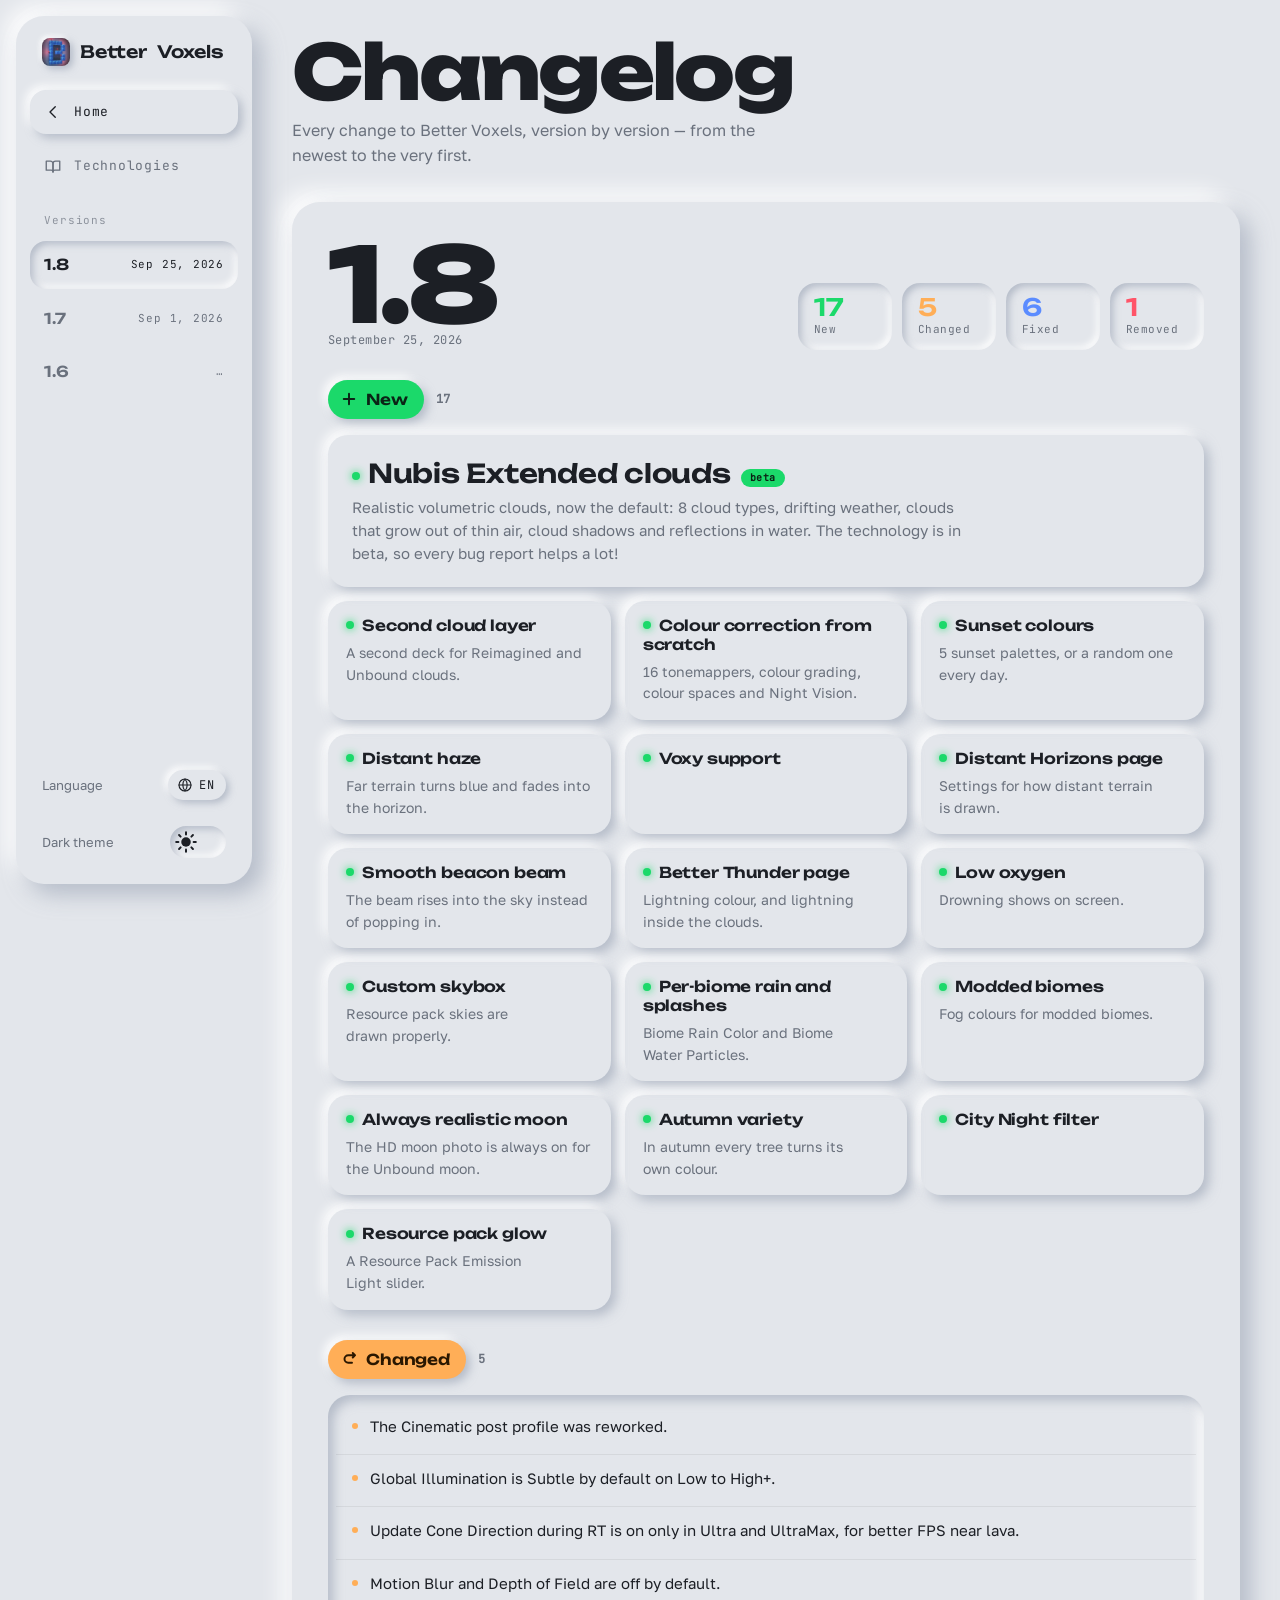
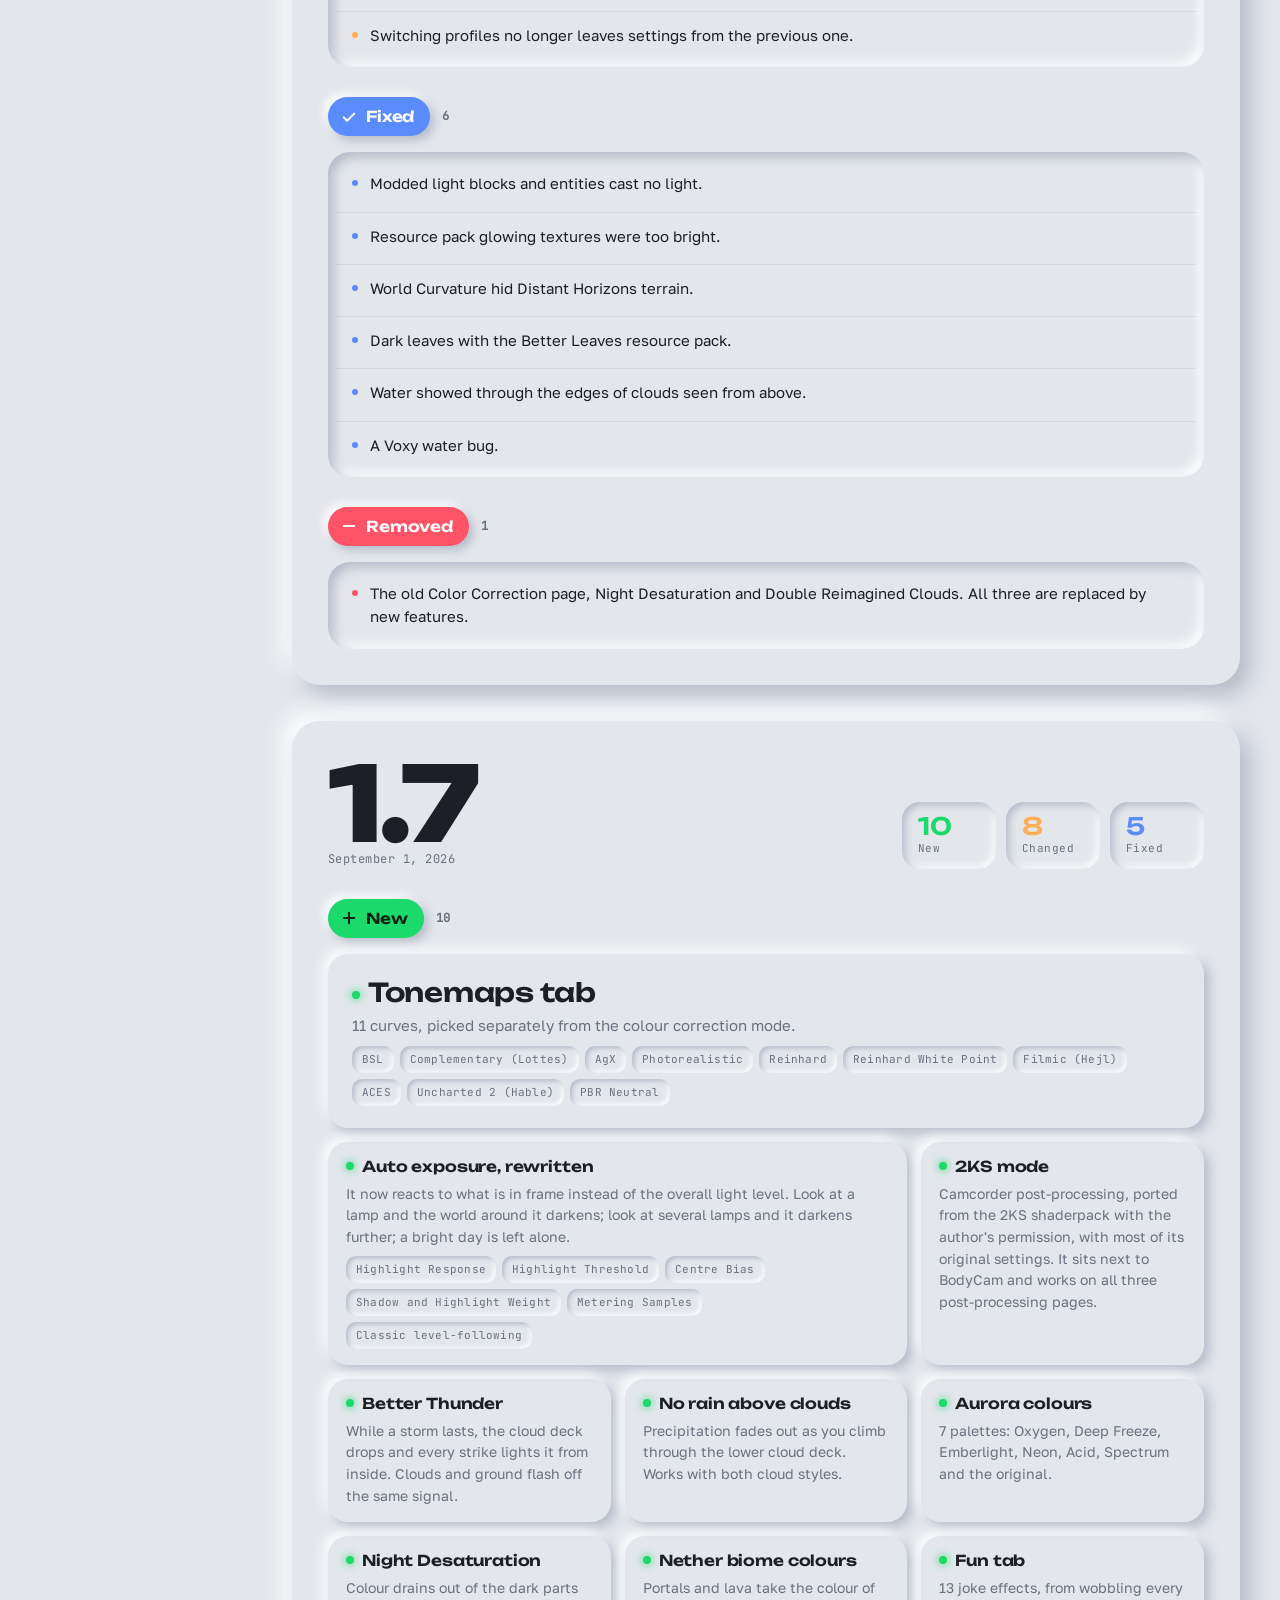
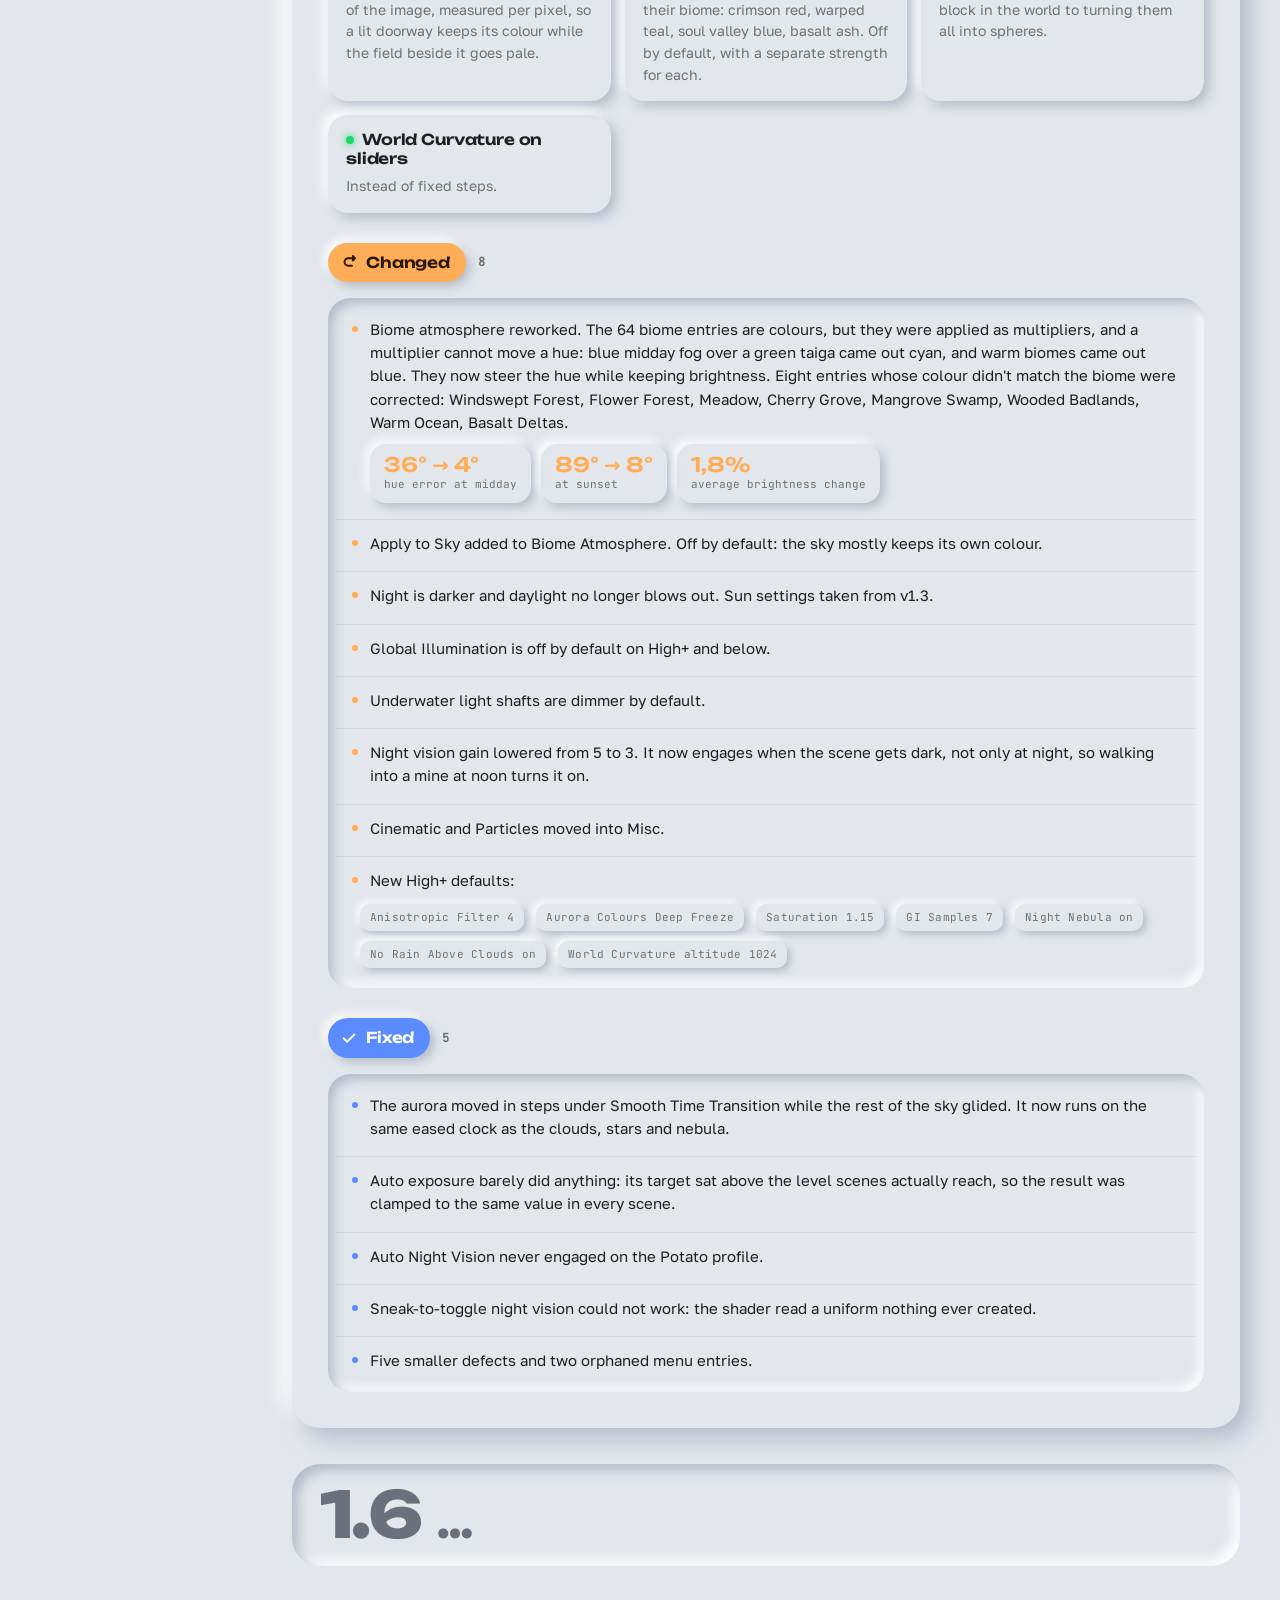
<file: changelog.html>
<!doctype html>
<html lang="ru">
<head>
<meta charset="utf-8">
<meta name="viewport" content="width=device-width,initial-scale=1,viewport-fit=cover">
<title>Ченжлог · Better Voxels</title>
<meta name="description" content="Полный список изменений Better Voxels по версиям.">
<script>if('scrollRestoration' in history)history.scrollRestoration='manual';try{var t=localStorage.getItem('bv-theme');if(t==='dark'||t==='light')document.documentElement.setAttribute('data-theme',t)}catch(e){}</script>
<link rel="stylesheet" href="fonts/fonts.css">
<link rel="stylesheet" href="i18n.css">
<script>
/* a visitor who will get a translation: hide the page until i18n.js has swapped the text */
(function(){var l='';try{l=localStorage.getItem('bv-lang')||''}catch(e){}if(!l)l=(navigator.language||'ru').slice(0,2).toLowerCase();
if(['ru','uk','be','kk'].indexOf(l)<0){document.documentElement.classList.add('i18n-wait');setTimeout(function(){document.documentElement.classList.remove('i18n-wait')},2500)}})();
</script>
<style>html.i18n-wait body{visibility:hidden}</style>
<style>
/* same clay surface and tokens as the main page (copied from index.html by changelog_build.py) */
:root{
  --accent:#6476fc; --hero-better:#eef0f3;
  --bg:#e3e6eb;
  --hi:#ffffff;
  --lo:rgba(150,160,178,.62);
  --ink:#1c1f25;
  --ink-2:#6a717d;
  --mute:#c3c9d2;
  --title:#2a2e35;
  --solid:#1e2127;
  --solid-ink:#eef0f3;
  --deep:#1e2127;
  --deep-ink:#eef0f3;
  --deep-2:#9aa1ac;
  --barbg:rgba(227,230,235,.97);
  --glow:#ffae57;
  --glow-soft:rgba(255,174,87,.7);
  --f-display:"Unbounded","Arial Black","PingFang SC","Microsoft YaHei","Noto Sans SC",system-ui,sans-serif;
  --f-body:"Golos Text","Segoe UI","PingFang SC","Microsoft YaHei","Noto Sans SC",system-ui,sans-serif;
  --f-mono:"JetBrains Mono",ui-monospace,Menlo,"PingFang SC","Microsoft YaHei",monospace;
  --g:clamp(16px,4vw,40px);
  --rad:28px;
  --io:cubic-bezier(.65,0,.35,1);
  --xo:cubic-bezier(.16,1,.3,1);
  --storm:#b9bfca;
  --bolt:#5b6cff;
  --ground:#cdd2da;
  --scrim:rgba(214,218,226,.42);
}
@media (prefers-color-scheme: dark){
  :root:not([data-theme="light"]){
    --bg:#262a31;--hi:#30353d;--lo:rgba(8,9,12,.72);--ink:#e6e8ec;--ink-2:#99a0ac;--mute:#41464f;--title:#eceef2;
    --solid:#e6e8ec;--solid-ink:#1c1f25;--deep:#191b20;--deep-ink:#e6e8ec;--deep-2:#8d94a0;--barbg:rgba(38,42,49,.97);--storm:#1a1d22;--bolt:#dfe6ff;--ground:#1b1e23;--scrim:rgba(14,16,20,.5);
    color-scheme:dark}
}
.tv-light{
  --bg:#e3e6eb;
  --hi:#ffffff;
  --lo:rgba(150,160,178,.62);
  --ink:#1c1f25;
  --ink-2:#6a717d;
  --mute:#c3c9d2;
  --title:#2a2e35;
  --solid:#1e2127;
  --solid-ink:#eef0f3;
  --deep:#1e2127;
  --deep-ink:#eef0f3;
  --deep-2:#9aa1ac;
  --barbg:rgba(227,230,235,.97);
  --glow:#ffae57;
  --glow-soft:rgba(255,174,87,.7);
  --storm:#b9bfca;
  --bolt:#5b6cff;
  --ground:#cdd2da;
  --scrim:rgba(214,218,226,.42);
  color-scheme:light}
:root[data-theme="dark"],.tv-dark{
  --bg:#262a31;--hi:#30353d;--lo:rgba(8,9,12,.72);--ink:#e6e8ec;--ink-2:#99a0ac;--mute:#41464f;--title:#eceef2;
  --solid:#e6e8ec;--solid-ink:#1c1f25;--deep:#191b20;--deep-ink:#e6e8ec;--deep-2:#8d94a0;--barbg:rgba(38,42,49,.97);--storm:#1a1d22;--bolt:#dfe6ff;--ground:#1b1e23;--scrim:rgba(14,16,20,.5);
  color-scheme:dark}

*{box-sizing:border-box}
html{-webkit-tap-highlight-color:transparent;scroll-behavior:smooth;scroll-padding-top:96px}
body{margin:0;background:var(--bg);color:var(--ink);font-family:var(--f-body);font-size:16px;line-height:1.55;-webkit-font-smoothing:antialiased}
a{color:inherit}
p{margin:0;text-wrap:pretty}
.mono{font-family:var(--f-mono);font-size:12px;letter-spacing:.04em}
.muted{color:var(--ink-2)}
.card{background:var(--bg);border-radius:var(--rad);padding:clamp(20px,3vw,36px);box-shadow:10px 10px 22px var(--lo),-10px -10px 22px var(--hi)}
.btn{display:inline-flex;align-items:center;gap:10px;border:0;border-radius:999px;padding:13px 22px;background:var(--bg);color:var(--ink);text-decoration:none;
  font-family:var(--f-mono);font-size:13px;letter-spacing:.04em;cursor:pointer;
  box-shadow:5px 5px 12px var(--lo),-5px -5px 12px var(--hi),inset 0 0 0 transparent,inset 0 0 0 transparent;transition:box-shadow .3s var(--io),translate .4s var(--xo),scale .2s var(--io)}
.btn svg{width:16px;height:16px;fill:none;stroke:currentColor;stroke-width:2;stroke-linecap:round;stroke-linejoin:round}
@media (hover:hover){ .btn:hover{translate:0 0} }
.btn:active{scale:.97;box-shadow:0 0 0 transparent,0 0 0 transparent,inset 3px 3px 7px var(--lo),inset -3px -3px 7px var(--hi)}

/* kind colours: one hue per kind, used for the tag, the counters and the row markers */
.k-new{--k:#1bd96a;--k-ink:#0b2416}
.k-changed{--k:#ffae57;--k-ink:#2a1700}
.k-fixed{--k:#5b8cff;--k-ink:#ffffff}
.k-removed{--k:#ff5468;--k-ink:#ffffff}

.wrap{max-width:1040px;margin:0 auto;padding:0 var(--g) 60px}
/* side menu, the same panel as the main page's: brand, back link, versions with dates, theme switch at the bottom */
.switch{flex:none;position:relative;width:56px;height:32px;border:0;border-radius:999px;background:var(--bg);box-shadow:inset 3px 3px 7px var(--lo),inset -3px -3px 7px var(--hi);cursor:pointer;padding:0}
.switch::after{content:"";position:absolute;top:5px;left:5px;width:22px;height:22px;border-radius:50%;background:var(--bg);box-shadow:3px 3px 6px var(--lo),-2px -2px 5px var(--hi);transition:transform .3s cubic-bezier(.3,.7,.2,1),background .3s,box-shadow .3s}
.switch[aria-checked="true"]::after{transform:translateX(24px);background:radial-gradient(circle at 40% 40%,#fff3df,var(--glow) 70%);box-shadow:0 0 14px 2px var(--glow-soft),2px 2px 5px var(--lo)}
.switch:active::after{scale:.86}
.theme-sw::after{display:none}
.tk{position:absolute;top:4px;left:4px;width:24px;height:24px;color:var(--ink);transition:transform .55s var(--xo),color .5s var(--io)}
.tk svg{display:block;width:100%;height:100%;overflow:visible}
.tk-core{fill:currentColor;transform-box:fill-box;transform-origin:center;transform:scale(.56);transition:transform .55s var(--xo)}
.tk-bite{transform-box:fill-box;transform-origin:center;transform:translate(9px,-9px) scale(.4);transition:transform .55s var(--xo)}
.tk-rays{stroke:currentColor;stroke-width:2;stroke-linecap:round;transform-box:view-box;transform-origin:12px 12px;transition:transform .55s var(--xo),opacity .3s var(--io)}
.theme-sw[aria-checked="true"] .tk{transform:translateX(24px)}
.theme-sw[aria-checked="true"] .tk-core{transform:scale(1)}
.theme-sw[aria-checked="true"] .tk-bite{transform:none}
.theme-sw[aria-checked="true"] .tk-rays{transform:rotate(-90deg) scale(.4);opacity:0}
.theme-sw:active .tk{scale:.9}
.switch::after{transition:transform .45s var(--xo),background .3s,box-shadow .3s,scale .2s var(--io)}
:root,.tv-light{--gh-fill:#24272d;--gh-ink:#ffffff;--lamp-glow:rgba(255,178,100,.5);--mc-f:var(--ink);--mc-1:#0000aa}
@media (prefers-color-scheme: dark){:root:not([data-theme="light"]){--gh-fill:#ffffff;--gh-ink:#1c1f25;--lamp-glow:rgba(255,170,90,.38);--mc-f:#ffffff;--mc-1:#6575ff}}
:root[data-theme="dark"],.tv-dark{--gh-fill:#ffffff;--gh-ink:#1c1f25;--lamp-glow:rgba(255,170,90,.38);--mc-f:#ffffff;--mc-1:#6575ff}
.side .brand span{transition:color .25s var(--io)}
@media (hover:hover){ .side .brand:hover .b1{color:#6575ff} .side .brand:hover .b2{color:var(--mc-f)} }
.side{display:none}
@media (min-width:1100px) and (min-height:520px){
  .side{position:fixed;z-index:5;top:16px;bottom:16px;left:16px;width:236px;display:flex;flex-direction:column;gap:6px;padding:22px 14px 16px;
    border-radius:var(--rad);background:var(--bg);box-shadow:10px 10px 22px var(--lo),-10px -10px 22px var(--hi)}
  .side .brand{display:flex;align-items:center;gap:10px;padding:0 12px 18px;font-family:var(--f-display);font-weight:600;font-size:17px;text-decoration:none}
  .side .logo{flex:none;width:28px;height:28px;border-radius:8px;box-shadow:3px 3px 7px var(--lo),-2px -2px 5px var(--hi)}
  .side a.item{display:flex;align-items:center;gap:12px;padding:12px 14px;border-radius:16px;text-decoration:none;color:var(--ink-2);
    font-family:var(--f-mono);font-size:13px;letter-spacing:.06em;transition:box-shadow .25s,color .25s}
  .side a.item svg{flex:none;width:18px;height:18px;fill:none;stroke:currentColor;stroke-width:1.8;stroke-linecap:round;stroke-linejoin:round}
  .side a.item:not(.on):not(.back):hover{color:var(--ink)}
  /* the way back is the one raised control in the list */
  .side a.back{color:var(--ink);margin-bottom:4px;box-shadow:4px 4px 10px var(--lo),-4px -4px 10px var(--hi),inset 0 0 0 transparent,inset 0 0 0 transparent;transition:box-shadow .3s var(--io),scale .2s var(--io)}
  .side a.back:active{scale:.97;box-shadow:0 0 0 transparent,0 0 0 transparent,inset 3px 3px 7px var(--lo),inset -3px -3px 7px var(--hi)}
  .side .lbl{padding:18px 14px 6px;font-family:var(--f-mono);font-size:11px;letter-spacing:.08em;color:var(--ink-2);opacity:.7}
  .side a.ver-l{justify-content:space-between}
  .side a.ver-l b{font-family:var(--f-display);font-weight:600;font-size:15px;letter-spacing:0;color:inherit}
  .side a.ver-l small{font-size:11px}
  .side a.on{color:var(--ink);box-shadow:inset 3px 3px 7px var(--lo),inset -3px -3px 7px var(--hi)}
  .side .langrow{margin-top:auto;display:flex;align-items:center;justify-content:space-between;padding:10px 12px;font-size:13px;color:var(--ink-2)}
  .side .lang-menu{top:auto;bottom:calc(100% + 10px);transform-origin:bottom right}
  .side .theme{display:flex;align-items:center;justify-content:space-between;padding:10px 12px;font-size:13px;color:var(--ink-2)}
  .wrap{max-width:none;padding-left:calc(16px + 236px + var(--g));padding-right:var(--g)}
  .wrap > *{max-width:1040px;margin-inline:auto}
  .top{display:none}
}
/* floating bar like the main page's header: one raised pill holding the back button and the version switch */
.top{position:sticky;top:12px;z-index:5;margin-top:12px}
/* layout swap on resize (same as the main page): the incoming panel slides in, top bar from above, side menu from the left */
@keyframes barDrop{from{transform:translateY(-140%);opacity:0}}
@keyframes barSide{from{transform:translateX(-120%);opacity:0}}
.bar-swap .top-in{animation:barDrop .55s var(--xo)}
.bar-swap .side{animation:barSide .55s var(--xo)}
/* theme reveal: everything is frozen during the circle except the sun/moon knob */
.vt *,.vt *::before,.vt *::after{transition:none!important}
.vt .tk,.vt .tk *{transition:transform .55s var(--xo),opacity .3s var(--io)!important}
::view-transition-old(root),::view-transition-new(root){animation:none;mix-blend-mode:normal}
::view-transition-new(root){z-index:2}
@media (prefers-reduced-motion:reduce){ .bar-swap .top-in,.bar-swap .side{animation:none} }
.top-in{display:flex;align-items:center;gap:10px;padding:6px;border-radius:999px;background:var(--barbg);
  box-shadow:8px 8px 18px var(--lo),-8px -8px 18px var(--hi)}
.top-in .btn{padding:10px 18px 10px 14px;box-shadow:4px 4px 10px var(--lo),-4px -4px 10px var(--hi),inset 0 0 0 transparent,inset 0 0 0 transparent}
.top-in .grow{flex:1}
.top-in > .theme{display:flex;align-items:center;padding-right:6px}
.top-in > .theme > span{display:none}
.jump{display:flex;gap:4px;padding:4px;border-radius:999px;box-shadow:inset 3px 3px 7px var(--lo),inset -3px -3px 7px var(--hi)}
.jump a{padding:8px 16px;border-radius:999px;text-decoration:none;font-family:var(--f-display);font-weight:600;font-size:14px;transition:box-shadow .3s var(--io)}
.jump a:hover,.jump a.on{box-shadow:4px 4px 10px var(--lo),-4px -4px 10px var(--hi)}

.intro{padding:34px 0 34px}
.intro h1{margin:0 0 8px;font-family:var(--f-display);font-weight:800;font-size:clamp(38px,7vw,76px);line-height:1;letter-spacing:-.035em}
.intro p{color:var(--ink-2);max-width:52ch}

.ver{display:grid;gap:30px;margin-bottom:36px}
.ver-h{display:flex;align-items:flex-end;justify-content:space-between;gap:20px;flex-wrap:wrap}
.num{font-family:var(--f-display);font-weight:800;font-size:clamp(56px,9vw,104px);line-height:.9;letter-spacing:-.05em}
.sums{display:flex;gap:10px;flex-wrap:wrap}
.sum{display:grid;gap:2px;min-width:94px;padding:12px 16px;border-radius:18px;
  box-shadow:inset 3px 3px 7px var(--lo),inset -3px -3px 7px var(--hi)}
.sum b{font-family:var(--f-display);font-weight:600;font-size:24px;line-height:1;color:var(--k)}
.sum span{font-family:var(--f-mono);font-size:11px;letter-spacing:.04em;color:var(--ink-2)}

.grp{display:grid;gap:16px}
.grp-h{margin:0;display:flex;align-items:center;gap:12px}
.tag{display:inline-flex;align-items:center;gap:8px;padding:8px 16px 8px 12px;border-radius:999px;background:var(--k);color:var(--k-ink);
  font-family:var(--f-display);font-weight:600;font-size:15px;letter-spacing:-.01em;box-shadow:4px 4px 10px var(--lo),-4px -4px 10px var(--hi)}
.tag svg{width:18px;height:18px;fill:none;stroke:currentColor;stroke-width:2.6;stroke-linecap:round;stroke-linejoin:round}
.cnt{color:var(--ink-2)}

/* New: raised tiles, the headline feature spans the row */
.tiles{list-style:none;margin:0;padding:0;display:grid;grid-template-columns:repeat(3,minmax(0,1fr));gap:14px}
.tile{display:grid;align-content:start;gap:6px;padding:16px 18px;border-radius:20px;box-shadow:5px 5px 12px var(--lo),-5px -5px 12px var(--hi)}
.tile strong{display:block;font-family:var(--f-display);font-weight:600;font-size:15px;line-height:1.25;letter-spacing:-.01em}
.tile strong::before{content:"";display:inline-block;width:8px;height:8px;margin-right:8px;vertical-align:.12em;border-radius:50%;background:var(--k);box-shadow:0 0 8px var(--k)}
.tile p{font-size:14px;color:var(--ink-2)}
.tile.wide{grid-column:span 2}
.tile.hero-tile{grid-column:1 / -1;padding:22px 24px}
.hero-tile strong{font-size:clamp(20px,2.6vw,26px)}
.hero-tile p{font-size:15px;max-width:70ch}
.beta{display:inline-block;margin-left:10px;vertical-align:.25em;padding:3px 9px;border-radius:999px;background:var(--k);color:var(--k-ink);font-size:10px;letter-spacing:.06em}

/* Changed / Fixed / Removed: rows sunk into one well, a coloured notch on each */
.rows{list-style:none;margin:0;padding:8px;display:grid;gap:4px;border-radius:22px;box-shadow:inset 5px 5px 11px var(--lo),inset -5px -5px 11px var(--hi)}
.rows > li{display:grid;gap:10px;padding:12px 14px 12px 34px;position:relative;font-size:15px}
.rows > li::before{content:"";position:absolute;left:16px;top:20px;width:6px;height:6px;border-radius:50%;background:var(--k)}
.rows > li + li{border-top:1px solid color-mix(in srgb,var(--ink) 7%,transparent)}

.chips{list-style:none;margin:2px 0 0;padding:0;display:flex;flex-wrap:wrap;gap:6px}
.chips li{padding:5px 10px;border-radius:10px;font-family:var(--f-mono);font-size:11px;letter-spacing:.02em;color:var(--ink-2);box-shadow:inset 2px 2px 4px var(--lo),inset -2px -2px 4px var(--hi)}
.rows .chips{gap:10px 12px;margin-left:-10px}
.rows .chips li{box-shadow:3px 3px 7px var(--lo),-3px -3px 7px var(--hi)}
.stats{display:flex;flex-wrap:wrap;gap:10px}
.st{display:grid;padding:10px 14px;border-radius:16px;box-shadow:4px 4px 10px var(--lo),-4px -4px 10px var(--hi)}
.st b{font-family:var(--f-display);font-weight:600;font-size:20px;line-height:1.1;color:var(--k)}
.st span{font-family:var(--f-mono);font-size:11px;color:var(--ink-2)}

/* older versions: a faded stub */
.older{display:flex;align-items:baseline;gap:18px;padding:22px 28px;border-radius:var(--rad);color:var(--ink-2);box-shadow:inset 6px 6px 12px var(--lo),inset -6px -6px 12px var(--hi)}
.older .num{font-size:clamp(40px,6vw,64px);color:var(--ink-2)}
.older .dots{font-family:var(--f-display);font-weight:800;font-size:40px;letter-spacing:.1em;line-height:1}

@media (max-width:860px){ .tiles{grid-template-columns:repeat(2,minmax(0,1fr))} }
@media (max-width:560px){
  .tiles{grid-template-columns:minmax(0,1fr)} .tile.wide{grid-column:auto}
  .ver{gap:22px}
  /* the four counters: one even row across the card, number over a small label */
  .sums{display:grid;grid-template-columns:repeat(4,minmax(0,1fr));gap:6px;width:100%}
  .sum{min-width:0;padding:8px 4px;border-radius:14px;justify-items:center;text-align:center}
  .sum b{font-size:18px}
  .sum span{font-size:9px;letter-spacing:0;max-width:100%;overflow:hidden;text-overflow:ellipsis}
  .rows > li{font-size:14px}
  .top-in .btn span{display:none}
  .top-in{flex-wrap:wrap;border-radius:24px}
  .top-in .jump{order:2;flex-basis:100%;justify-content:center}
}
@media (prefers-reduced-motion:reduce){ html{scroll-behavior:auto} }
</style>
<link rel="stylesheet" href="accent.css?v=20261109-spatial-glow">
</head>
<body>
<aside class="side" aria-label="Навигация">
  <a class="brand" href="index.html"><img class="logo" src="shots/logo.webp" width="28" height="28" alt=""><span class="b1">Better</span> <span class="b2">Voxels</span></a>
  <a class="item back" href="index.html#versions"><svg viewBox="0 0 24 24"><path d="M15 5l-7 7 7 7"/></svg>На главную</a>
  <a class="item" href="technologies.html"><svg viewBox="0 0 24 24" aria-hidden="true"><path d="M3 5.5h5.5A3.5 3.5 0 0 1 12 9v11a2.5 2.5 0 0 0-2.5-2.5H3z"/><path d="M21 5.5h-5.5A3.5 3.5 0 0 0 12 9v11a2.5 2.5 0 0 1 2.5-2.5H21z"/></svg>Технологии</a>
  <div class="lbl">Версии</div>
  <a class="item ver-l" href="#v1.8"><b>1.8</b><small>25 сен 2026</small></a>
  <a class="item ver-l" href="#v1.7"><b>1.7</b><small>1 сен 2026</small></a>
  <a class="item ver-l" href="#v1.6"><b>1.6</b><small>…</small></a>
  <div class="langrow"><span>Язык</span><div data-langsel></div></div>
  <div class="theme"><span>Тёмная тема</span><button class="switch theme-sw" id="theme" role="switch" aria-checked="false" aria-label="Тёмная тема"><span class="tk" aria-hidden="true"><svg viewBox="0 0 24 24"><mask id="tkm"><rect width="24" height="24" fill="#fff"/><circle class="tk-bite" cx="17" cy="7" r="7.5" fill="#000"/></mask><circle class="tk-core" cx="12" cy="12" r="8.5" mask="url(#tkm)"/><g class="tk-rays"><line x1="12" y1="2.2" x2="12" y2="4.4" transform="rotate(0 12 12)"/><line x1="12" y1="2.2" x2="12" y2="4.4" transform="rotate(45 12 12)"/><line x1="12" y1="2.2" x2="12" y2="4.4" transform="rotate(90 12 12)"/><line x1="12" y1="2.2" x2="12" y2="4.4" transform="rotate(135 12 12)"/><line x1="12" y1="2.2" x2="12" y2="4.4" transform="rotate(180 12 12)"/><line x1="12" y1="2.2" x2="12" y2="4.4" transform="rotate(225 12 12)"/><line x1="12" y1="2.2" x2="12" y2="4.4" transform="rotate(270 12 12)"/><line x1="12" y1="2.2" x2="12" y2="4.4" transform="rotate(315 12 12)"/></g></svg></span></button></div>
</aside>
<div class="wrap">
  <div class="top"><div class="top-in">
    <a class="btn" href="index.html#versions" aria-label="На главную"><svg viewBox="0 0 24 24"><path d="M15 5l-7 7 7 7"/></svg><span>На главную</span></a>
    <div class="grow"></div>
    <nav class="jump" aria-label="Версии"><a href="#v1.8">1.8</a><a href="#v1.7">1.7</a><a href="#v1.6">1.6</a></nav>
    <div data-langsel></div>
  </div></div>
  <header class="intro">
    <h1>Ченжлог</h1>
    <p>Все изменения Better Voxels по версиям — от самой новой до первой.</p>
  </header>
<article class="ver card" id="v1.8"><header class="ver-h"><div><div class="num">1.8</div><div class="mono muted">25 сентября 2026</div></div><div class="sums" aria-label="Итог версии 1.8"><div class="sum k-new"><b>17</b><span>Новое</span></div><div class="sum k-changed"><b>5</b><span>Изменено</span></div><div class="sum k-fixed"><b>6</b><span>Исправлено</span></div><div class="sum k-removed"><b>1</b><span>Удалено</span></div></div></header><section id="v1.8-new" class="grp k-new"><h3 class="grp-h"><span class="tag"><svg viewBox="0 0 24 24" aria-hidden="true"><path d="M12 5v14M5 12h14"/></svg>Новое</span><span class="cnt mono">17</span></h3><ul class="tiles"><li class="tile hero-tile"><strong>Облака Nubis Extended<span class="beta mono">бета</span></strong><p>Реалистичные объёмные облака, теперь по умолчанию: 8 типов облаков, дрейфующая погода, облака, которые вырастают прямо из воздуха, тени от облаков и отражения в воде. Технология в бете — любые баг-репорты очень помогут!</p></li><li class="tile"><strong>Второй слой облаков</strong><p>Второй ярус для облаков Reimagined и Unbound.</p></li><li class="tile"><strong>Цветокоррекция с нуля</strong><p>16 тонмапперов, цветовой грейдинг, цветовые пространства и Night Vision.</p></li><li class="tile"><strong>Цвета заката</strong><p>5 палитр заката или случайная каждый день.</p></li><li class="tile"><strong>Дальняя дымка</strong><p>Дальний рельеф синеет и растворяется в горизонте.</p></li><li class="tile"><strong>Поддержка Voxy</strong></li><li class="tile"><strong>Страница Distant Horizons</strong><p>Настройки того, как рисуется дальний рельеф.</p></li><li class="tile"><strong>Плавный луч маяка</strong><p>Луч поднимается в небо, а не появляется рывком.</p></li><li class="tile"><strong>Страница Better Thunder</strong><p>Цвет молний и молнии внутри облаков.</p></li><li class="tile"><strong>Нехватка кислорода</strong><p>Удушье под водой видно на экране.</p></li><li class="tile"><strong>Свой скайбокс</strong><p>Небо из ресурспаков рисуется правильно.</p></li><li class="tile"><strong>Дождь и брызги по биомам</strong><p>Biome Rain Color и Biome Water Particles.</p></li><li class="tile"><strong>Модовые биомы</strong><p>Цвета тумана для биомов из модов.</p></li><li class="tile"><strong>Всегда реалистичная луна</strong><p>HD-фото луны всегда включено для луны Unbound.</p></li><li class="tile"><strong>Осеннее разнообразие</strong><p>Осенью деревья желтеют каждое по-своему.</p></li><li class="tile"><strong>Фильтр City Night</strong></li><li class="tile"><strong>Свечение ресурспаков</strong><p>Ползунок Resource Pack Emission Light.</p></li></ul></section><section id="v1.8-changed" class="grp k-changed"><h3 class="grp-h"><span class="tag"><svg viewBox="0 0 24 24" aria-hidden="true"><path d="M20 7h-9a5 5 0 0 0 0 10h5M17 4l3 3-3 3"/></svg>Изменено</span><span class="cnt mono">5</span></h3><ul class="rows"><li><p>Пост-профиль Cinematic переработан.</p></li><li><p>Глобальное освещение по умолчанию Subtle на профилях от Low до High+.</p></li><li><p>Update Cone Direction during RT включён только на Ultra и UltraMax — больше FPS рядом с лавой.</p></li><li><p>Motion Blur и Depth of Field по умолчанию выключены.</p></li><li><p>Переключение профилей больше не оставляет настройки от предыдущего.</p></li></ul></section><section id="v1.8-fixed" class="grp k-fixed"><h3 class="grp-h"><span class="tag"><svg viewBox="0 0 24 24" aria-hidden="true"><path d="M5 12.5l4.5 4.5L19 7.5"/></svg>Исправлено</span><span class="cnt mono">6</span></h3><ul class="rows"><li><p>Модовые светящиеся блоки и сущности не давали света.</p></li><li><p>Светящиеся текстуры ресурспаков были слишком яркими.</p></li><li><p>World Curvature прятал рельеф Distant Horizons.</p></li><li><p>Тёмная листва с ресурспаком Better Leaves.</p></li><li><p>Вода просвечивала сквозь края облаков при взгляде сверху.</p></li><li><p>Баг с водой в Voxy.</p></li></ul></section><section id="v1.8-removed" class="grp k-removed"><h3 class="grp-h"><span class="tag"><svg viewBox="0 0 24 24" aria-hidden="true"><path d="M5 12h14"/></svg>Удалено</span><span class="cnt mono">1</span></h3><ul class="rows"><li><p>Старая страница Color Correction, Night Desaturation и Double Reimagined Clouds — все три заменены новыми функциями.</p></li></ul></section></article><article class="ver card" id="v1.7"><header class="ver-h"><div><div class="num">1.7</div><div class="mono muted">1 сентября 2026</div></div><div class="sums" aria-label="Итог версии 1.7"><div class="sum k-new"><b>10</b><span>Новое</span></div><div class="sum k-changed"><b>8</b><span>Изменено</span></div><div class="sum k-fixed"><b>5</b><span>Исправлено</span></div></div></header><section id="v1.7-new" class="grp k-new"><h3 class="grp-h"><span class="tag"><svg viewBox="0 0 24 24" aria-hidden="true"><path d="M12 5v14M5 12h14"/></svg>Новое</span><span class="cnt mono">10</span></h3><ul class="tiles"><li class="tile hero-tile wide"><strong>Вкладка Tonemaps</strong><p>11 кривых, выбираются отдельно от режима цветокоррекции.</p><ul class="chips"><li>BSL</li><li>Complementary (Lottes)</li><li>AgX</li><li>Photorealistic</li><li>Reinhard</li><li>Reinhard White Point</li><li>Filmic (Hejl)</li><li>ACES</li><li>Uncharted 2 (Hable)</li><li>PBR Neutral</li></ul></li><li class="tile wide"><strong>Автоэкспозиция заново</strong><p>Теперь реагирует на то, что в кадре, а не на общий уровень света. Посмотрите на лампу — мир вокруг темнеет; на несколько ламп — темнеет сильнее; яркий день остаётся как есть.</p><ul class="chips"><li>Highlight Response</li><li>Highlight Threshold</li><li>Centre Bias</li><li>Shadow and Highlight Weight</li><li>Metering Samples</li><li>Classic level-following</li></ul></li><li class="tile"><strong>Режим 2KS</strong><p>Постобработка «под видеокамеру», перенесена из шейдерпака 2KS с разрешения автора, с большинством оригинальных настроек. Стоит рядом с BodyCam и работает на всех трёх страницах постобработки.</p></li><li class="tile"><strong>Better Thunder</strong><p>Пока идёт гроза, облачный слой опускается, а каждый разряд подсвечивает его изнутри. Облака и земля вспыхивают от одного сигнала.</p></li><li class="tile"><strong>Нет дождя над облаками</strong><p>Осадки исчезают, когда вы поднимаетесь сквозь нижний слой облаков. Работает с обоими стилями облаков.</p></li><li class="tile"><strong>Цвета полярного сияния</strong><p>7 палитр: Oxygen, Deep Freeze, Emberlight, Neon, Acid, Spectrum и оригинальная.</p></li><li class="tile"><strong>Night Desaturation</strong><p>Цвет уходит из тёмных частей кадра, с замером по каждому пикселю: освещённый дверной проём сохраняет цвет, а поле рядом бледнеет.</p></li><li class="tile"><strong>Цвета биомов Незера</strong><p>Порталы и лава принимают цвет своего биома: багровый, бирюзовый в искажённом лесу, синий в долине душ, пепельный в базальтовых дельтах. По умолчанию выключено, сила — отдельно для каждого.</p></li><li class="tile"><strong>Вкладка Fun</strong><p>13 шуточных эффектов: от покачивания каждого блока в мире до превращения их всех в шары.</p></li><li class="tile"><strong>World Curvature на ползунках</strong><p>Вместо фиксированных шагов.</p></li></ul></section><section id="v1.7-changed" class="grp k-changed"><h3 class="grp-h"><span class="tag"><svg viewBox="0 0 24 24" aria-hidden="true"><path d="M20 7h-9a5 5 0 0 0 0 10h5M17 4l3 3-3 3"/></svg>Изменено</span><span class="cnt mono">8</span></h3><ul class="rows"><li><p>Атмосфера биомов переработана. 64 записи биомов — это цвета, но применялись они как множители, а множитель не может сдвинуть оттенок: синий полуденный туман на зелёной тайге давал голубой, а тёплые биомы выходили синими. Теперь они управляют оттенком при сохранённой яркости. Исправлены восемь записей, цвет которых не совпадал с биомом: Windswept Forest, Flower Forest, Meadow, Cherry Grove, Mangrove Swamp, Wooded Badlands, Warm Ocean, Basalt Deltas.</p><div class="stats"><div class="st"><b>36° → 4°</b><span>ошибка оттенка в полдень</span></div><div class="st"><b>89° → 8°</b><span>на закате</span></div><div class="st"><b>1,8%</b><span>среднее изменение яркости</span></div></div></li><li><p>В Biome Atmosphere добавлен Apply to Sky. По умолчанию выключен — небо в основном остаётся своего цвета.</p></li><li><p>Ночь темнее, а днём больше нет пересвета. Настройки солнца взяты из v1.3.</p></li><li><p>Глобальное освещение по умолчанию выключено на High+ и ниже.</p></li><li><p>Подводные лучи света по умолчанию тусклее.</p></li><li><p>Усиление Night Vision снижено с 5 до 3. Теперь оно включается, когда темнеет сцена, а не только ночью: зайдите в шахту в полдень — и оно сработает.</p></li><li><p>Cinematic и Particles переехали в Misc.</p></li><li><p>Новые значения High+ по умолчанию:</p><ul class="chips"><li>Anisotropic Filter 4</li><li>Aurora Colours Deep Freeze</li><li>Saturation 1.15</li><li>GI Samples 7</li><li>Night Nebula вкл.</li><li>No Rain Above Clouds вкл.</li><li>World Curvature altitude 1024</li></ul></li></ul></section><section id="v1.7-fixed" class="grp k-fixed"><h3 class="grp-h"><span class="tag"><svg viewBox="0 0 24 24" aria-hidden="true"><path d="M5 12.5l4.5 4.5L19 7.5"/></svg>Исправлено</span><span class="cnt mono">5</span></h3><ul class="rows"><li><p>Полярное сияние двигалось рывками при Smooth Time Transition, пока остальное небо плыло плавно. Теперь оно идёт по тем же сглаженным часам, что облака, звёзды и туманность.</p></li><li><p>Автоэкспозиция почти ничего не делала: её цель была выше уровня, до которого реально доходят сцены, и результат в каждой сцене упирался в одно и то же значение.</p></li><li><p>Auto Night Vision никогда не включался на профиле Potato.</p></li><li><p>Включение ночного зрения приседанием не могло работать: шейдер читал uniform, который никто не создавал.</p></li><li><p>Пять мелких дефектов и два осиротевших пункта меню.</p></li></ul></section></article>  <div class="older" id="v1.6"><span class="num">1.6</span><span class="dots" aria-label="и более ранние">…</span></div>
</div>
<script>
// the version pill under the reading line lights up
(function(){
  var links = Array.prototype.slice.call(document.querySelectorAll('.jump a, .side a.ver-l'));
  var secs = links.map(function(a){ return document.getElementById(a.getAttribute('href').slice(1)); });
  var tick = false;
  function upd(){
    tick = false;
    var y = innerHeight * .35, cur = 0;
    var top = -1;
    secs.forEach(function(s, k){ if (s.getBoundingClientRect().top < y) top = s; });
    if (top === -1) top = secs[0];
    links.forEach(function(a, k){ a.classList.toggle('on', secs[k] === top); });
  }
  addEventListener('scroll', function(){ if (!tick){ tick = true; requestAnimationFrame(upd); } }, {passive:true});
  upd();
})();
// crossing the side-menu / top-bar line while resizing: the new panel slides in
(function(){
  var root = document.documentElement, mq = matchMedia('(min-width:1100px) and (min-height:520px)'), t = 0;
  function swap(){ root.classList.remove('bar-swap'); void root.offsetWidth; root.classList.add('bar-swap'); clearTimeout(t); t = setTimeout(function(){ root.classList.remove('bar-swap'); }, 700); }
  // checked on resize too: some browsers and emulators skip the media 'change' event
  var was = mq.matches;
  var themeRow=document.querySelector('.side .theme'),side=document.querySelector('.side'),topBar=document.querySelector('.top-in');
  function placeTheme(){var parent=mq.matches?side:topBar;if(themeRow.parentNode!==parent)parent.appendChild(themeRow);}
  function check(){ var m = mq.matches; placeTheme(); if (m !== was){ was = m; swap(); } }
  placeTheme();
  if (mq.addEventListener) mq.addEventListener('change', check);
  addEventListener('resize', check);
})();
// the page always opens at its top, even if the address carries a #version or the browser remembered a position
if (location.hash) history.replaceState(null, '', location.pathname);
scrollTo(0, 0); addEventListener('load', function(){ scrollTo(0, 0); });
(function(){
  var root = document.documentElement, sw = document.getElementById('theme'), mq = matchMedia('(prefers-color-scheme: dark)');
  function cur(){ var t = root.getAttribute('data-theme'); return t || (mq.matches ? 'dark' : 'light'); }
  function sync(){ sw.setAttribute('aria-checked', cur() === 'dark' ? 'true' : 'false'); }
  function apply(n){
    root.setAttribute('data-theme', n);
    try { localStorage.setItem('bv-theme', n); } catch (e) {}
    sync();
  }
  // same reveal as the main page: the new theme opens in a circle from the switch (View Transitions),
  // the sun/moon knob keeps flying inside it; no cooldown, a click mid-reveal starts the next one
  var want = null, gen = 0, reduce = matchMedia('(prefers-reduced-motion: reduce)').matches;
  sw.addEventListener('click', function(){
    var n = (want || cur()) === 'dark' ? 'light' : 'dark';
    want = n; var my = ++gen;
    if (reduce || !document.startViewTransition){ apply(n); want = null; return; }
    var r = sw.getBoundingClientRect(), x = r.left + r.width/2, y = r.top + r.height/2;
    var H = Math.max(innerHeight, document.documentElement.clientHeight, (window.visualViewport && visualViewport.height) || 0, screen.height || 0);
    var R = Math.hypot(Math.max(x, innerWidth - x), Math.max(y, H - y)) * 1.12 + 8;
    var vtr = document.startViewTransition(function(){ root.classList.add('vt'); apply(n); });
    vtr.ready.then(function(){
      root.animate({clipPath:['circle(0px at ' + x + 'px ' + y + 'px)', 'circle(' + R + 'px at ' + x + 'px ' + y + 'px)']},
        {duration:750, easing:'cubic-bezier(.33,.7,.35,1)', pseudoElement:'::view-transition-new(root)'});
    }).catch(function(){});
    var done = function(){ if (my === gen){ root.classList.remove('vt'); want = null; } };
    vtr.finished.then(done, done);
  });
  sync();
})();
</script>
<script src="motion-blur.js" defer></script>
<script src="i18n-dict.js"></script>
<script src="i18n.js"></script>
</body>
</html>
</file>
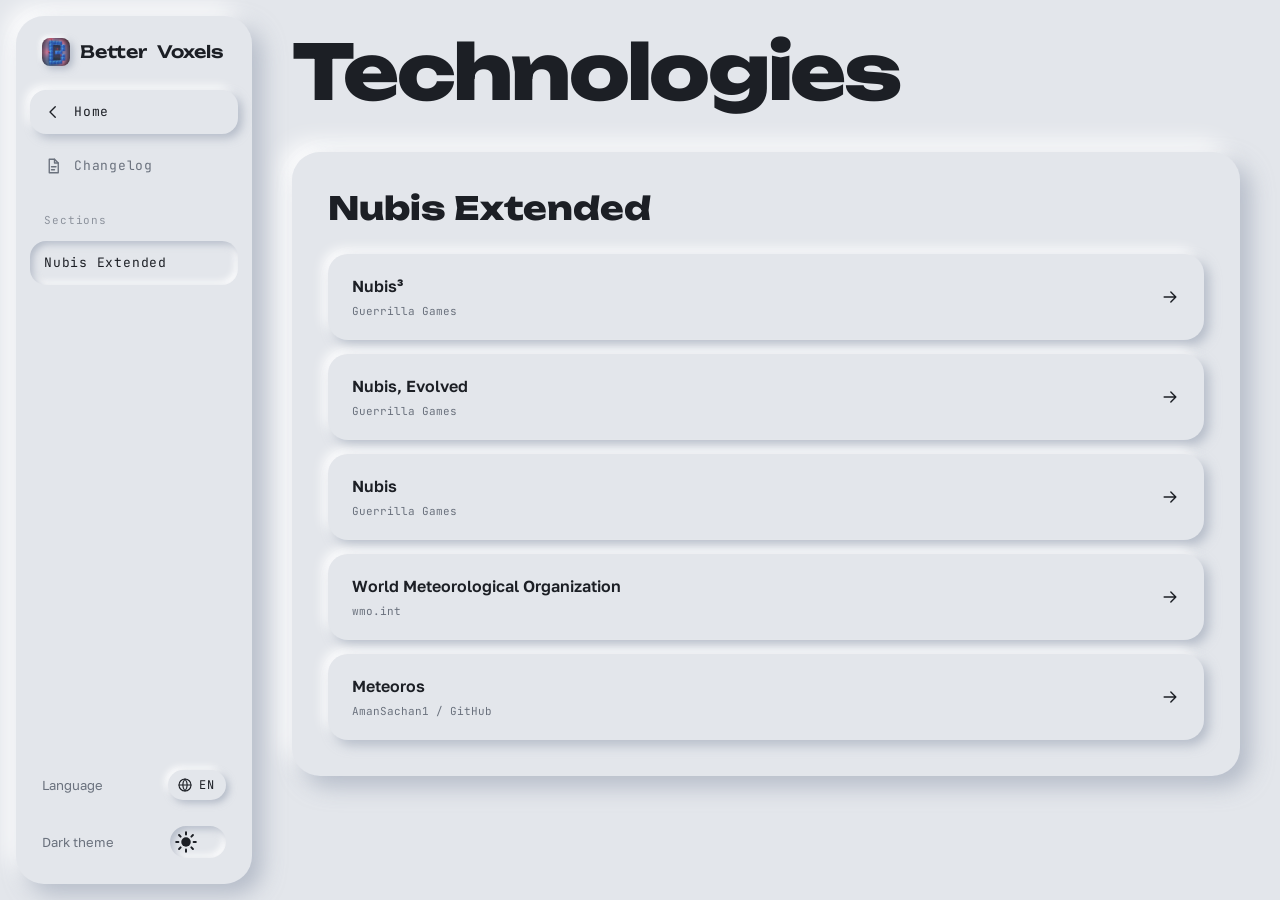
<file: technologies.html>
<!doctype html>
<html lang="ru">
<head>
<meta charset="utf-8">
<meta name="viewport" content="width=device-width,initial-scale=1,viewport-fit=cover">
<title>Технологии · Better Voxels</title>
<meta name="description" content="Технологии, использованные в Better Voxels.">
<script>if('scrollRestoration' in history)history.scrollRestoration='manual';try{var t=localStorage.getItem('bv-theme');if(t==='dark'||t==='light')document.documentElement.setAttribute('data-theme',t)}catch(e){}</script>
<link rel="stylesheet" href="fonts/fonts.css">
<link rel="stylesheet" href="i18n.css">
<script>
/* a visitor who will get a translation: hide the page until i18n.js has swapped the text */
(function(){var l='';try{l=localStorage.getItem('bv-lang')||''}catch(e){}if(!l)l=(navigator.language||'ru').slice(0,2).toLowerCase();
if(['ru','uk','be','kk'].indexOf(l)<0){document.documentElement.classList.add('i18n-wait');setTimeout(function(){document.documentElement.classList.remove('i18n-wait')},2500)}})();
</script>
<style>html.i18n-wait body{visibility:hidden}</style>
<style>
/* same clay surface and tokens as the main page (copied from index.html by changelog_build.py) */
:root{
  --accent:#6476fc; --hero-better:#eef0f3;
  --bg:#e3e6eb;
  --hi:#ffffff;
  --lo:rgba(150,160,178,.62);
  --ink:#1c1f25;
  --ink-2:#6a717d;
  --mute:#c3c9d2;
  --title:#2a2e35;
  --solid:#1e2127;
  --solid-ink:#eef0f3;
  --deep:#1e2127;
  --deep-ink:#eef0f3;
  --deep-2:#9aa1ac;
  --barbg:rgba(227,230,235,.97);
  --glow:#ffae57;
  --glow-soft:rgba(255,174,87,.7);
  --f-display:"Unbounded","Arial Black","PingFang SC","Microsoft YaHei","Noto Sans SC",system-ui,sans-serif;
  --f-body:"Golos Text","Segoe UI","PingFang SC","Microsoft YaHei","Noto Sans SC",system-ui,sans-serif;
  --f-mono:"JetBrains Mono",ui-monospace,Menlo,"PingFang SC","Microsoft YaHei",monospace;
  --g:clamp(16px,4vw,40px);
  --rad:28px;
  --io:cubic-bezier(.65,0,.35,1);
  --xo:cubic-bezier(.16,1,.3,1);
  --storm:#b9bfca;
  --bolt:#5b6cff;
  --ground:#cdd2da;
  --scrim:rgba(214,218,226,.42);
}
@media (prefers-color-scheme: dark){
  :root:not([data-theme="light"]){
    --bg:#262a31;--hi:#30353d;--lo:rgba(8,9,12,.72);--ink:#e6e8ec;--ink-2:#99a0ac;--mute:#41464f;--title:#eceef2;
    --solid:#e6e8ec;--solid-ink:#1c1f25;--deep:#191b20;--deep-ink:#e6e8ec;--deep-2:#8d94a0;--barbg:rgba(38,42,49,.97);--storm:#1a1d22;--bolt:#dfe6ff;--ground:#1b1e23;--scrim:rgba(14,16,20,.5);
    color-scheme:dark}
}
.tv-light{
  --bg:#e3e6eb;
  --hi:#ffffff;
  --lo:rgba(150,160,178,.62);
  --ink:#1c1f25;
  --ink-2:#6a717d;
  --mute:#c3c9d2;
  --title:#2a2e35;
  --solid:#1e2127;
  --solid-ink:#eef0f3;
  --deep:#1e2127;
  --deep-ink:#eef0f3;
  --deep-2:#9aa1ac;
  --barbg:rgba(227,230,235,.97);
  --glow:#ffae57;
  --glow-soft:rgba(255,174,87,.7);
  --storm:#b9bfca;
  --bolt:#5b6cff;
  --ground:#cdd2da;
  --scrim:rgba(214,218,226,.42);
  color-scheme:light}
:root[data-theme="dark"],.tv-dark{
  --bg:#262a31;--hi:#30353d;--lo:rgba(8,9,12,.72);--ink:#e6e8ec;--ink-2:#99a0ac;--mute:#41464f;--title:#eceef2;
  --solid:#e6e8ec;--solid-ink:#1c1f25;--deep:#191b20;--deep-ink:#e6e8ec;--deep-2:#8d94a0;--barbg:rgba(38,42,49,.97);--storm:#1a1d22;--bolt:#dfe6ff;--ground:#1b1e23;--scrim:rgba(14,16,20,.5);
  color-scheme:dark}

*{box-sizing:border-box}
html{-webkit-tap-highlight-color:transparent;scroll-behavior:smooth;scroll-padding-top:96px}
body{margin:0;background:var(--bg);color:var(--ink);font-family:var(--f-body);font-size:16px;line-height:1.55;-webkit-font-smoothing:antialiased}
a{color:inherit}
p{margin:0;text-wrap:pretty}
.mono{font-family:var(--f-mono);font-size:12px;letter-spacing:.04em}
.muted{color:var(--ink-2)}
.card{background:var(--bg);border-radius:var(--rad);padding:clamp(20px,3vw,36px);box-shadow:10px 10px 22px var(--lo),-10px -10px 22px var(--hi)}
.btn{display:inline-flex;align-items:center;gap:10px;border:0;border-radius:999px;padding:13px 22px;background:var(--bg);color:var(--ink);text-decoration:none;
  font-family:var(--f-mono);font-size:13px;letter-spacing:.04em;cursor:pointer;
  box-shadow:5px 5px 12px var(--lo),-5px -5px 12px var(--hi),inset 0 0 0 transparent,inset 0 0 0 transparent;transition:box-shadow .3s var(--io),translate .4s var(--xo),scale .2s var(--io)}
.btn svg{width:16px;height:16px;fill:none;stroke:currentColor;stroke-width:2;stroke-linecap:round;stroke-linejoin:round}
@media (hover:hover){ .btn:hover{translate:0 0} }
.btn:active{scale:.97;box-shadow:0 0 0 transparent,0 0 0 transparent,inset 3px 3px 7px var(--lo),inset -3px -3px 7px var(--hi)}

/* kind colours: one hue per kind, used for the tag, the counters and the row markers */
.k-new{--k:#1bd96a;--k-ink:#0b2416}
.k-changed{--k:#ffae57;--k-ink:#2a1700}
.k-fixed{--k:#5b8cff;--k-ink:#ffffff}
.k-removed{--k:#ff5468;--k-ink:#ffffff}

.wrap{max-width:1040px;margin:0 auto;padding:0 var(--g) 60px}
/* side menu, the same panel as the main page's: brand, back link, versions with dates, theme switch at the bottom */
.switch{flex:none;position:relative;width:56px;height:32px;border:0;border-radius:999px;background:var(--bg);box-shadow:inset 3px 3px 7px var(--lo),inset -3px -3px 7px var(--hi);cursor:pointer;padding:0}
.switch::after{content:"";position:absolute;top:5px;left:5px;width:22px;height:22px;border-radius:50%;background:var(--bg);box-shadow:3px 3px 6px var(--lo),-2px -2px 5px var(--hi);transition:transform .3s cubic-bezier(.3,.7,.2,1),background .3s,box-shadow .3s}
.switch[aria-checked="true"]::after{transform:translateX(24px);background:radial-gradient(circle at 40% 40%,#fff3df,var(--glow) 70%);box-shadow:0 0 14px 2px var(--glow-soft),2px 2px 5px var(--lo)}
.switch:active::after{scale:.86}
.theme-sw::after{display:none}
.tk{position:absolute;top:4px;left:4px;width:24px;height:24px;color:var(--ink);transition:transform .55s var(--xo),color .5s var(--io)}
.tk svg{display:block;width:100%;height:100%;overflow:visible}
.tk-core{fill:currentColor;transform-box:fill-box;transform-origin:center;transform:scale(.56);transition:transform .55s var(--xo)}
.tk-bite{transform-box:fill-box;transform-origin:center;transform:translate(9px,-9px) scale(.4);transition:transform .55s var(--xo)}
.tk-rays{stroke:currentColor;stroke-width:2;stroke-linecap:round;transform-box:view-box;transform-origin:12px 12px;transition:transform .55s var(--xo),opacity .3s var(--io)}
.theme-sw[aria-checked="true"] .tk{transform:translateX(24px)}
.theme-sw[aria-checked="true"] .tk-core{transform:scale(1)}
.theme-sw[aria-checked="true"] .tk-bite{transform:none}
.theme-sw[aria-checked="true"] .tk-rays{transform:rotate(-90deg) scale(.4);opacity:0}
.theme-sw:active .tk{scale:.9}
.switch::after{transition:transform .45s var(--xo),background .3s,box-shadow .3s,scale .2s var(--io)}
:root,.tv-light{--gh-fill:#24272d;--gh-ink:#ffffff;--lamp-glow:rgba(255,178,100,.5);--mc-f:var(--ink);--mc-1:#0000aa}
@media (prefers-color-scheme: dark){:root:not([data-theme="light"]){--gh-fill:#ffffff;--gh-ink:#1c1f25;--lamp-glow:rgba(255,170,90,.38);--mc-f:#ffffff;--mc-1:#6575ff}}
:root[data-theme="dark"],.tv-dark{--gh-fill:#ffffff;--gh-ink:#1c1f25;--lamp-glow:rgba(255,170,90,.38);--mc-f:#ffffff;--mc-1:#6575ff}
.side .brand span{transition:color .25s var(--io)}
@media (hover:hover){ .side .brand:hover .b1{color:#6575ff} .side .brand:hover .b2{color:var(--mc-f)} }
.side{display:none}
@media (min-width:1100px) and (min-height:520px){
  .side{position:fixed;z-index:5;top:16px;bottom:16px;left:16px;width:236px;display:flex;flex-direction:column;gap:6px;padding:22px 14px 16px;
    border-radius:var(--rad);background:var(--bg);box-shadow:10px 10px 22px var(--lo),-10px -10px 22px var(--hi)}
  .side .brand{display:flex;align-items:center;gap:10px;padding:0 12px 18px;font-family:var(--f-display);font-weight:600;font-size:17px;text-decoration:none}
  .side .logo{flex:none;width:28px;height:28px;border-radius:8px;box-shadow:3px 3px 7px var(--lo),-2px -2px 5px var(--hi)}
  .side a.item{display:flex;align-items:center;gap:12px;padding:12px 14px;border-radius:16px;text-decoration:none;color:var(--ink-2);
    font-family:var(--f-mono);font-size:13px;letter-spacing:.06em;transition:box-shadow .25s,color .25s}
  .side a.item svg{flex:none;width:18px;height:18px;fill:none;stroke:currentColor;stroke-width:1.8;stroke-linecap:round;stroke-linejoin:round}
  .side a.item:not(.on):not(.back):hover{color:var(--ink)}
  /* the way back is the one raised control in the list */
  .side a.back{color:var(--ink);margin-bottom:4px;box-shadow:4px 4px 10px var(--lo),-4px -4px 10px var(--hi),inset 0 0 0 transparent,inset 0 0 0 transparent;transition:box-shadow .3s var(--io),scale .2s var(--io)}
  .side a.back:active{scale:.97;box-shadow:0 0 0 transparent,0 0 0 transparent,inset 3px 3px 7px var(--lo),inset -3px -3px 7px var(--hi)}
  .side .lbl{padding:18px 14px 6px;font-family:var(--f-mono);font-size:11px;letter-spacing:.08em;color:var(--ink-2);opacity:.7}
  .side a.ver-l{justify-content:space-between}
  .side a.ver-l b{font-family:var(--f-display);font-weight:600;font-size:15px;letter-spacing:0;color:inherit}
  .side a.ver-l small{font-size:11px}
  .side a.on{color:var(--ink);box-shadow:inset 3px 3px 7px var(--lo),inset -3px -3px 7px var(--hi)}
  .side .langrow{margin-top:auto;display:flex;align-items:center;justify-content:space-between;padding:10px 12px;font-size:13px;color:var(--ink-2)}
  .side .lang-menu{top:auto;bottom:calc(100% + 10px);transform-origin:bottom right}
  .side .theme{display:flex;align-items:center;justify-content:space-between;padding:10px 12px;font-size:13px;color:var(--ink-2)}
  .wrap{max-width:none;padding-left:calc(16px + 236px + var(--g));padding-right:var(--g)}
  .wrap > *{max-width:1040px;margin-inline:auto}
  .top{display:none}
}
/* floating bar like the main page's header: one raised pill holding the back button and the version switch */
.top{position:sticky;top:12px;z-index:5;margin-top:12px}
/* layout swap on resize (same as the main page): the incoming panel slides in, top bar from above, side menu from the left */
@keyframes barDrop{from{transform:translateY(-140%);opacity:0}}
@keyframes barSide{from{transform:translateX(-120%);opacity:0}}
.bar-swap .top-in{animation:barDrop .55s var(--xo)}
.bar-swap .side{animation:barSide .55s var(--xo)}
/* theme reveal: everything is frozen during the circle except the sun/moon knob */
.vt *,.vt *::before,.vt *::after{transition:none!important}
.vt .tk,.vt .tk *{transition:transform .55s var(--xo),opacity .3s var(--io)!important}
::view-transition-old(root),::view-transition-new(root){animation:none;mix-blend-mode:normal}
::view-transition-new(root){z-index:2}
@media (prefers-reduced-motion:reduce){ .bar-swap .top-in,.bar-swap .side{animation:none} }
.top-in{display:flex;align-items:center;gap:10px;padding:6px;border-radius:999px;background:var(--barbg);
  box-shadow:8px 8px 18px var(--lo),-8px -8px 18px var(--hi)}
.top-in .btn{padding:10px 18px 10px 14px;box-shadow:4px 4px 10px var(--lo),-4px -4px 10px var(--hi),inset 0 0 0 transparent,inset 0 0 0 transparent}
.top-in .grow{flex:1}
.top-in > .theme{display:flex;align-items:center;padding-right:6px}
.top-in > .theme > span{display:none}
.jump{display:flex;gap:4px;padding:4px;border-radius:999px;box-shadow:inset 3px 3px 7px var(--lo),inset -3px -3px 7px var(--hi)}
.jump a{padding:8px 16px;border-radius:999px;text-decoration:none;font-family:var(--f-display);font-weight:600;font-size:14px;transition:box-shadow .3s var(--io)}
.jump a:hover,.jump a.on{box-shadow:4px 4px 10px var(--lo),-4px -4px 10px var(--hi)}

.intro{padding:34px 0 34px}
.intro h1{margin:0 0 8px;font-family:var(--f-display);font-weight:800;font-size:clamp(38px,7vw,76px);line-height:1;letter-spacing:-.035em}
.intro p{color:var(--ink-2);max-width:52ch}

.ver{display:grid;gap:30px;margin-bottom:36px}
.ver-h{display:flex;align-items:flex-end;justify-content:space-between;gap:20px;flex-wrap:wrap}
.num{font-family:var(--f-display);font-weight:800;font-size:clamp(56px,9vw,104px);line-height:.9;letter-spacing:-.05em}
.sums{display:flex;gap:10px;flex-wrap:wrap}
.sum{display:grid;gap:2px;min-width:94px;padding:12px 16px;border-radius:18px;
  box-shadow:inset 3px 3px 7px var(--lo),inset -3px -3px 7px var(--hi)}
.sum b{font-family:var(--f-display);font-weight:600;font-size:24px;line-height:1;color:var(--k)}
.sum span{font-family:var(--f-mono);font-size:11px;letter-spacing:.04em;color:var(--ink-2)}

.grp{display:grid;gap:16px}
.grp-h{margin:0;display:flex;align-items:center;gap:12px}
.tag{display:inline-flex;align-items:center;gap:8px;padding:8px 16px 8px 12px;border-radius:999px;background:var(--k);color:var(--k-ink);
  font-family:var(--f-display);font-weight:600;font-size:15px;letter-spacing:-.01em;box-shadow:4px 4px 10px var(--lo),-4px -4px 10px var(--hi)}
.tag svg{width:18px;height:18px;fill:none;stroke:currentColor;stroke-width:2.6;stroke-linecap:round;stroke-linejoin:round}
.cnt{color:var(--ink-2)}

/* New: raised tiles, the headline feature spans the row */
.tiles{list-style:none;margin:0;padding:0;display:grid;grid-template-columns:repeat(3,minmax(0,1fr));gap:14px}
.tile{display:grid;align-content:start;gap:6px;padding:16px 18px;border-radius:20px;box-shadow:5px 5px 12px var(--lo),-5px -5px 12px var(--hi)}
.tile strong{display:block;font-family:var(--f-display);font-weight:600;font-size:15px;line-height:1.25;letter-spacing:-.01em}
.tile strong::before{content:"";display:inline-block;width:8px;height:8px;margin-right:8px;vertical-align:.12em;border-radius:50%;background:var(--k);box-shadow:0 0 8px var(--k)}
.tile p{font-size:14px;color:var(--ink-2)}
.tile.wide{grid-column:span 2}
.tile.hero-tile{grid-column:1 / -1;padding:22px 24px}
.hero-tile strong{font-size:clamp(20px,2.6vw,26px)}
.hero-tile p{font-size:15px;max-width:70ch}
.beta{display:inline-block;margin-left:10px;vertical-align:.25em;padding:3px 9px;border-radius:999px;background:var(--k);color:var(--k-ink);font-size:10px;letter-spacing:.06em}

/* Changed / Fixed / Removed: rows sunk into one well, a coloured notch on each */
.rows{list-style:none;margin:0;padding:8px;display:grid;gap:4px;border-radius:22px;box-shadow:inset 5px 5px 11px var(--lo),inset -5px -5px 11px var(--hi)}
.rows > li{display:grid;gap:10px;padding:12px 14px 12px 34px;position:relative;font-size:15px}
.rows > li::before{content:"";position:absolute;left:16px;top:20px;width:6px;height:6px;border-radius:50%;background:var(--k)}
.rows > li + li{border-top:1px solid color-mix(in srgb,var(--ink) 7%,transparent)}

.chips{list-style:none;margin:2px 0 0;padding:0;display:flex;flex-wrap:wrap;gap:6px}
.chips li{padding:5px 10px;border-radius:10px;font-family:var(--f-mono);font-size:11px;letter-spacing:.02em;color:var(--ink-2);box-shadow:inset 2px 2px 4px var(--lo),inset -2px -2px 4px var(--hi)}
.rows .chips{gap:10px 12px;margin-left:-10px}
.rows .chips li{box-shadow:3px 3px 7px var(--lo),-3px -3px 7px var(--hi)}
.stats{display:flex;flex-wrap:wrap;gap:10px}
.st{display:grid;padding:10px 14px;border-radius:16px;box-shadow:4px 4px 10px var(--lo),-4px -4px 10px var(--hi)}
.st b{font-family:var(--f-display);font-weight:600;font-size:20px;line-height:1.1;color:var(--k)}
.st span{font-family:var(--f-mono);font-size:11px;color:var(--ink-2)}

/* older versions: a faded stub */
.older{display:flex;align-items:baseline;gap:18px;padding:22px 28px;border-radius:var(--rad);color:var(--ink-2);box-shadow:inset 6px 6px 12px var(--lo),inset -6px -6px 12px var(--hi)}
.older .num{font-size:clamp(40px,6vw,64px);color:var(--ink-2)}
.older .dots{font-family:var(--f-display);font-weight:800;font-size:40px;letter-spacing:.1em;line-height:1}

@media (max-width:860px){ .tiles{grid-template-columns:repeat(2,minmax(0,1fr))} }
@media (max-width:560px){
  .tiles{grid-template-columns:minmax(0,1fr)} .tile.wide{grid-column:auto}
  .ver{gap:22px}
  /* the four counters: one even row across the card, number over a small label */
  .sums{display:grid;grid-template-columns:repeat(4,minmax(0,1fr));gap:6px;width:100%}
  .sum{min-width:0;padding:8px 4px;border-radius:14px;justify-items:center;text-align:center}
  .sum b{font-size:18px}
  .sum span{font-size:9px;letter-spacing:0;max-width:100%;overflow:hidden;text-overflow:ellipsis}
  .rows > li{font-size:14px}
  .top-in .btn span{display:none}
  .top-in{flex-wrap:wrap;border-radius:24px}
  .top-in .jump{order:2;flex-basis:100%;justify-content:center}
}
@media (prefers-reduced-motion:reduce){ html{scroll-behavior:auto} }
</style>
<link rel="stylesheet" href="accent.css?v=20261109-spatial-glow">
<style>
.tech-section{scroll-margin-top:100px}
.tech-section h2{margin:0 0 24px;font-family:var(--f-display);font-size:clamp(22px,3vw,32px);line-height:1.3}
.tech-links{list-style:none;padding:0;margin:0;display:grid;gap:14px}
.tech-link{display:flex;align-items:center;justify-content:space-between;gap:20px;padding:20px 24px;border-radius:20px;text-decoration:none;background:var(--bg);box-shadow:5px 5px 12px var(--lo),-5px -5px 12px var(--hi);transition:translate .3s var(--xo),box-shadow .3s var(--io)}
.tech-link strong{display:block;font-weight:600;line-height:1.5;overflow-wrap:anywhere}
.tech-link small{display:block;margin-top:5px;font-family:var(--f-mono);font-size:11px;color:var(--ink-2)}
.tech-link svg{flex:none;width:20px;height:20px;fill:none;stroke:currentColor;stroke-width:1.7;stroke-linecap:round;stroke-linejoin:round}
.tech-link:active{translate:0 0;box-shadow:inset 3px 3px 7px var(--lo),inset -3px -3px 7px var(--hi)}
.tech-link:focus-visible{outline:2px solid var(--ink-2);outline-offset:5px}
/* tech-arrows.js: a flock of translucent arrows behind the text */
.tech-link{position:relative;isolation:isolate}
.tech-link>span:not(.ta-fx),.tech-link>svg{position:relative;z-index:1}
.ta-fx{position:absolute;inset:0;z-index:0;border-radius:inherit;overflow:hidden;pointer-events:none}
.tech-link .ta{position:absolute;fill:var(--ink);stroke:none;opacity:0}
@media(max-width:600px){.tech-link{padding:16px;gap:12px}.tech-link strong{font-size:14px}.intro h1{font-size:36px}.top .jump{display:none}}
@media(prefers-reduced-motion:reduce){.tech-link{transition:none}}
</style>
</head>
<body>
<aside class="side" aria-label="Навигация">
  <a class="brand" href="index.html"><img class="logo" src="shots/logo.webp" width="28" height="28" alt=""><span class="b1">Better</span> <span class="b2">Voxels</span></a>
  <a class="item back" href="index.html#clouds"><svg viewBox="0 0 24 24"><path d="M15 5l-7 7 7 7"/></svg>На главную</a>
  <a class="item" href="changelog.html"><svg viewBox="0 0 24 24" aria-hidden="true"><path d="M7 3h7l5 5v13H7z"/><path d="M14 3v5h5"/><path d="M10 13h6M10 17h4"/></svg>Ченжлог</a>
  <div class="lbl">Разделы</div>
  <a class="item on" href="#nubis-extended" aria-current="location">Nubis Extended</a>
  <div class="langrow"><span>Язык</span><div data-langsel></div></div>
  <div class="theme"><span>Тёмная тема</span><button class="switch theme-sw" id="theme" role="switch" aria-checked="false" aria-label="Тёмная тема"><span class="tk" aria-hidden="true"><svg viewBox="0 0 24 24"><mask id="tkm"><rect width="24" height="24" fill="#fff"/><circle class="tk-bite" cx="17" cy="7" r="7.5" fill="#000"/></mask><circle class="tk-core" cx="12" cy="12" r="8.5" mask="url(#tkm)"/><g class="tk-rays"><line x1="12" y1="2.2" x2="12" y2="4.4" transform="rotate(0 12 12)"/><line x1="12" y1="2.2" x2="12" y2="4.4" transform="rotate(45 12 12)"/><line x1="12" y1="2.2" x2="12" y2="4.4" transform="rotate(90 12 12)"/><line x1="12" y1="2.2" x2="12" y2="4.4" transform="rotate(135 12 12)"/><line x1="12" y1="2.2" x2="12" y2="4.4" transform="rotate(180 12 12)"/><line x1="12" y1="2.2" x2="12" y2="4.4" transform="rotate(225 12 12)"/><line x1="12" y1="2.2" x2="12" y2="4.4" transform="rotate(270 12 12)"/><line x1="12" y1="2.2" x2="12" y2="4.4" transform="rotate(315 12 12)"/></g></svg></span></button></div>
</aside>
<main class="wrap">  <div class="top"><div class="top-in">
    <a class="btn" href="index.html#clouds" aria-label="На главную"><svg viewBox="0 0 24 24"><path d="M15 5l-7 7 7 7"/></svg><span>На главную</span></a>
    <div class="grow"></div>
    <nav class="jump" aria-label="Разделы"><a href="#nubis-extended">Nubis Extended</a></nav>
    <div data-langsel></div>
  </div></div>
<header class="intro"><h1>Технологии</h1></header><section class="card tech-section" id="nubis-extended"><h2>Nubis Extended</h2><ul class="tech-links"><li><a class="tech-link" href="https://www.guerrilla-games.com/read/nubis-cubed" target="_blank" rel="noopener"><span><strong>Nubis³</strong><small>Guerrilla Games</small></span><svg viewBox="0 0 24 24" aria-hidden="true"><path d="M5 12h14M13 6l6 6-6 6"/></svg></a></li><li><a class="tech-link" href="https://www.guerrilla-games.com/read/nubis-evolved" target="_blank" rel="noopener"><span><strong>Nubis, Evolved</strong><small>Guerrilla Games</small></span><svg viewBox="0 0 24 24" aria-hidden="true"><path d="M5 12h14M13 6l6 6-6 6"/></svg></a></li><li><a class="tech-link" href="https://www.guerrilla-games.com/read/nubis-authoring-real-time-volumetric-cloudscapes-with-the-decima-engine" target="_blank" rel="noopener"><span><strong>Nubis</strong><small>Guerrilla Games</small></span><svg viewBox="0 0 24 24" aria-hidden="true"><path d="M5 12h14M13 6l6 6-6 6"/></svg></a></li><li><a class="tech-link" href="https://wmo.int/" target="_blank" rel="noopener"><span><strong>World Meteorological Organization</strong><small>wmo.int</small></span><svg viewBox="0 0 24 24" aria-hidden="true"><path d="M5 12h14M13 6l6 6-6 6"/></svg></a></li><li><a class="tech-link" href="https://github.com/AmanSachan1/Meteoros" target="_blank" rel="noopener"><span><strong>Meteoros</strong><small>AmanSachan1 / GitHub</small></span><svg viewBox="0 0 24 24" aria-hidden="true"><path d="M5 12h14M13 6l6 6-6 6"/></svg></a></li></ul></section></main>
<script>
// crossing the side-menu / top-bar line while resizing: the new panel slides in
(function(){
  var root = document.documentElement, mq = matchMedia('(min-width:1100px) and (min-height:520px)'), t = 0;
  function swap(){ root.classList.remove('bar-swap'); void root.offsetWidth; root.classList.add('bar-swap'); clearTimeout(t); t = setTimeout(function(){ root.classList.remove('bar-swap'); }, 700); }
  // checked on resize too: some browsers and emulators skip the media 'change' event
  var was = mq.matches;
  var themeRow=document.querySelector('.side .theme'),side=document.querySelector('.side'),topBar=document.querySelector('.top-in');
  function placeTheme(){var parent=mq.matches?side:topBar;if(themeRow.parentNode!==parent)parent.appendChild(themeRow);}
  function check(){ var m = mq.matches; placeTheme(); if (m !== was){ was = m; swap(); } }
  placeTheme();
  if (mq.addEventListener) mq.addEventListener('change', check);
  addEventListener('resize', check);
})();
(function(){
  var root = document.documentElement, sw = document.getElementById('theme'), mq = matchMedia('(prefers-color-scheme: dark)');
  function cur(){ var t = root.getAttribute('data-theme'); return t || (mq.matches ? 'dark' : 'light'); }
  function sync(){ sw.setAttribute('aria-checked', cur() === 'dark' ? 'true' : 'false'); }
  function apply(n){
    root.setAttribute('data-theme', n);
    try { localStorage.setItem('bv-theme', n); } catch (e) {}
    sync();
  }
  // same reveal as the main page: the new theme opens in a circle from the switch (View Transitions),
  // the sun/moon knob keeps flying inside it; no cooldown, a click mid-reveal starts the next one
  var want = null, gen = 0, reduce = matchMedia('(prefers-reduced-motion: reduce)').matches;
  sw.addEventListener('click', function(){
    var n = (want || cur()) === 'dark' ? 'light' : 'dark';
    want = n; var my = ++gen;
    if (reduce || !document.startViewTransition){ apply(n); want = null; return; }
    var r = sw.getBoundingClientRect(), x = r.left + r.width/2, y = r.top + r.height/2;
    var H = Math.max(innerHeight, document.documentElement.clientHeight, (window.visualViewport && visualViewport.height) || 0, screen.height || 0);
    var R = Math.hypot(Math.max(x, innerWidth - x), Math.max(y, H - y)) * 1.12 + 8;
    var vtr = document.startViewTransition(function(){ root.classList.add('vt'); apply(n); });
    vtr.ready.then(function(){
      root.animate({clipPath:['circle(0px at ' + x + 'px ' + y + 'px)', 'circle(' + R + 'px at ' + x + 'px ' + y + 'px)']},
        {duration:750, easing:'cubic-bezier(.33,.7,.35,1)', pseudoElement:'::view-transition-new(root)'});
    }).catch(function(){});
    var done = function(){ if (my === gen){ root.classList.remove('vt'); want = null; } };
    vtr.finished.then(done, done);
  });
  sync();
})();
</script>
<script src="motion-blur.js" defer></script>
<script src="tech-arrows.js" defer></script>
<script src="i18n-dict.js"></script>
<script src="i18n.js"></script>
</body>
</html>
</file>
<file: fonts/fonts.css>
/* cyrillic-ext */
@font-face {
  font-family: 'Golos Text';
  font-style: normal;
  font-weight: 400;
  font-display: swap;
  src: url(GolosText-400-cyrillic-ext.woff2) format('woff2');
  unicode-range: U+0460-052F, U+1C80-1C8A, U+20B4, U+2DE0-2DFF, U+A640-A69F, U+FE2E-FE2F;
}
/* cyrillic */
@font-face {
  font-family: 'Golos Text';
  font-style: normal;
  font-weight: 400;
  font-display: swap;
  src: url(GolosText-400-cyrillic.woff2) format('woff2');
  unicode-range: U+0301, U+0400-045F, U+0490-0491, U+04B0-04B1, U+2116;
}
/* latin-ext */
@font-face {
  font-family: 'Golos Text';
  font-style: normal;
  font-weight: 400;
  font-display: swap;
  src: url(GolosText-400-latin-ext.woff2) format('woff2');
  unicode-range: U+0100-02BA, U+02BD-02C5, U+02C7-02CC, U+02CE-02D7, U+02DD-02FF, U+0304, U+0308, U+0329, U+1D00-1DBF, U+1E00-1E9F, U+1EF2-1EFF, U+2020, U+20A0-20AB, U+20AD-20C4, U+2113, U+2C60-2C7F, U+A720-A7FF;
}
/* latin */
@font-face {
  font-family: 'Golos Text';
  font-style: normal;
  font-weight: 400;
  font-display: swap;
  src: url(GolosText-400-latin.woff2) format('woff2');
  unicode-range: U+0000-00FF, U+0131, U+0152-0153, U+02BB-02BC, U+02C6, U+02DA, U+02DC, U+0304, U+0308, U+0329, U+2000-206F, U+20AC, U+2122, U+2191, U+2193, U+2212, U+2215, U+FEFF, U+FFFD;
}
/* cyrillic-ext */
@font-face {
  font-family: 'Golos Text';
  font-style: normal;
  font-weight: 600;
  font-display: swap;
  src: url(GolosText-600-cyrillic-ext.woff2) format('woff2');
  unicode-range: U+0460-052F, U+1C80-1C8A, U+20B4, U+2DE0-2DFF, U+A640-A69F, U+FE2E-FE2F;
}
/* cyrillic */
@font-face {
  font-family: 'Golos Text';
  font-style: normal;
  font-weight: 600;
  font-display: swap;
  src: url(GolosText-600-cyrillic.woff2) format('woff2');
  unicode-range: U+0301, U+0400-045F, U+0490-0491, U+04B0-04B1, U+2116;
}
/* latin-ext */
@font-face {
  font-family: 'Golos Text';
  font-style: normal;
  font-weight: 600;
  font-display: swap;
  src: url(GolosText-600-latin-ext.woff2) format('woff2');
  unicode-range: U+0100-02BA, U+02BD-02C5, U+02C7-02CC, U+02CE-02D7, U+02DD-02FF, U+0304, U+0308, U+0329, U+1D00-1DBF, U+1E00-1E9F, U+1EF2-1EFF, U+2020, U+20A0-20AB, U+20AD-20C4, U+2113, U+2C60-2C7F, U+A720-A7FF;
}
/* latin */
@font-face {
  font-family: 'Golos Text';
  font-style: normal;
  font-weight: 600;
  font-display: swap;
  src: url(GolosText-600-latin.woff2) format('woff2');
  unicode-range: U+0000-00FF, U+0131, U+0152-0153, U+02BB-02BC, U+02C6, U+02DA, U+02DC, U+0304, U+0308, U+0329, U+2000-206F, U+20AC, U+2122, U+2191, U+2193, U+2212, U+2215, U+FEFF, U+FFFD;
}
/* cyrillic-ext */
@font-face {
  font-family: 'JetBrains Mono';
  font-style: normal;
  font-weight: 400;
  font-display: swap;
  src: url(JetBrainsMono-400-cyrillic-ext.woff2) format('woff2');
  unicode-range: U+0460-052F, U+1C80-1C8A, U+20B4, U+2DE0-2DFF, U+A640-A69F, U+FE2E-FE2F;
}
/* cyrillic */
@font-face {
  font-family: 'JetBrains Mono';
  font-style: normal;
  font-weight: 400;
  font-display: swap;
  src: url(JetBrainsMono-400-cyrillic.woff2) format('woff2');
  unicode-range: U+0301, U+0400-045F, U+0490-0491, U+04B0-04B1, U+2116;
}
/* latin-ext */
@font-face {
  font-family: 'JetBrains Mono';
  font-style: normal;
  font-weight: 400;
  font-display: swap;
  src: url(JetBrainsMono-400-latin-ext.woff2) format('woff2');
  unicode-range: U+0100-02BA, U+02BD-02C5, U+02C7-02CC, U+02CE-02D7, U+02DD-02FF, U+0304, U+0308, U+0329, U+1D00-1DBF, U+1E00-1E9F, U+1EF2-1EFF, U+2020, U+20A0-20AB, U+20AD-20C4, U+2113, U+2C60-2C7F, U+A720-A7FF;
}
/* latin */
@font-face {
  font-family: 'JetBrains Mono';
  font-style: normal;
  font-weight: 400;
  font-display: swap;
  src: url(JetBrainsMono-400-latin.woff2) format('woff2');
  unicode-range: U+0000-00FF, U+0131, U+0152-0153, U+02BB-02BC, U+02C6, U+02DA, U+02DC, U+0304, U+0308, U+0329, U+2000-206F, U+20AC, U+2122, U+2191, U+2193, U+2212, U+2215, U+FEFF, U+FFFD;
}
/* cyrillic-ext */
@font-face {
  font-family: 'Unbounded';
  font-style: normal;
  font-weight: 300;
  font-display: swap;
  src: url(Unbounded-300-cyrillic-ext.woff2) format('woff2');
  unicode-range: U+0460-052F, U+1C80-1C8A, U+20B4, U+2DE0-2DFF, U+A640-A69F, U+FE2E-FE2F;
}
/* cyrillic */
@font-face {
  font-family: 'Unbounded';
  font-style: normal;
  font-weight: 300;
  font-display: swap;
  src: url(Unbounded-300-cyrillic.woff2) format('woff2');
  unicode-range: U+0301, U+0400-045F, U+0490-0491, U+04B0-04B1, U+2116;
}
/* latin-ext */
@font-face {
  font-family: 'Unbounded';
  font-style: normal;
  font-weight: 300;
  font-display: swap;
  src: url(Unbounded-300-latin-ext.woff2) format('woff2');
  unicode-range: U+0100-02BA, U+02BD-02C5, U+02C7-02CC, U+02CE-02D7, U+02DD-02FF, U+0304, U+0308, U+0329, U+1D00-1DBF, U+1E00-1E9F, U+1EF2-1EFF, U+2020, U+20A0-20AB, U+20AD-20C4, U+2113, U+2C60-2C7F, U+A720-A7FF;
}
/* latin */
@font-face {
  font-family: 'Unbounded';
  font-style: normal;
  font-weight: 300;
  font-display: swap;
  src: url(Unbounded-300-latin.woff2) format('woff2');
  unicode-range: U+0000-00FF, U+0131, U+0152-0153, U+02BB-02BC, U+02C6, U+02DA, U+02DC, U+0304, U+0308, U+0329, U+2000-206F, U+20AC, U+2122, U+2191, U+2193, U+2212, U+2215, U+FEFF, U+FFFD;
}
/* cyrillic-ext */
@font-face {
  font-family: 'Unbounded';
  font-style: normal;
  font-weight: 600;
  font-display: swap;
  src: url(Unbounded-600-cyrillic-ext.woff2) format('woff2');
  unicode-range: U+0460-052F, U+1C80-1C8A, U+20B4, U+2DE0-2DFF, U+A640-A69F, U+FE2E-FE2F;
}
/* cyrillic */
@font-face {
  font-family: 'Unbounded';
  font-style: normal;
  font-weight: 600;
  font-display: swap;
  src: url(Unbounded-600-cyrillic.woff2) format('woff2');
  unicode-range: U+0301, U+0400-045F, U+0490-0491, U+04B0-04B1, U+2116;
}
/* latin-ext */
@font-face {
  font-family: 'Unbounded';
  font-style: normal;
  font-weight: 600;
  font-display: swap;
  src: url(Unbounded-600-latin-ext.woff2) format('woff2');
  unicode-range: U+0100-02BA, U+02BD-02C5, U+02C7-02CC, U+02CE-02D7, U+02DD-02FF, U+0304, U+0308, U+0329, U+1D00-1DBF, U+1E00-1E9F, U+1EF2-1EFF, U+2020, U+20A0-20AB, U+20AD-20C4, U+2113, U+2C60-2C7F, U+A720-A7FF;
}
/* latin */
@font-face {
  font-family: 'Unbounded';
  font-style: normal;
  font-weight: 600;
  font-display: swap;
  src: url(Unbounded-600-latin.woff2) format('woff2');
  unicode-range: U+0000-00FF, U+0131, U+0152-0153, U+02BB-02BC, U+02C6, U+02DA, U+02DC, U+0304, U+0308, U+0329, U+2000-206F, U+20AC, U+2122, U+2191, U+2193, U+2212, U+2215, U+FEFF, U+FFFD;
}
/* cyrillic-ext */
@font-face {
  font-family: 'Unbounded';
  font-style: normal;
  font-weight: 800;
  font-display: swap;
  src: url(Unbounded-800-cyrillic-ext.woff2) format('woff2');
  unicode-range: U+0460-052F, U+1C80-1C8A, U+20B4, U+2DE0-2DFF, U+A640-A69F, U+FE2E-FE2F;
}
/* cyrillic */
@font-face {
  font-family: 'Unbounded';
  font-style: normal;
  font-weight: 800;
  font-display: swap;
  src: url(Unbounded-800-cyrillic.woff2) format('woff2');
  unicode-range: U+0301, U+0400-045F, U+0490-0491, U+04B0-04B1, U+2116;
}
/* latin-ext */
@font-face {
  font-family: 'Unbounded';
  font-style: normal;
  font-weight: 800;
  font-display: swap;
  src: url(Unbounded-800-latin-ext.woff2) format('woff2');
  unicode-range: U+0100-02BA, U+02BD-02C5, U+02C7-02CC, U+02CE-02D7, U+02DD-02FF, U+0304, U+0308, U+0329, U+1D00-1DBF, U+1E00-1E9F, U+1EF2-1EFF, U+2020, U+20A0-20AB, U+20AD-20C4, U+2113, U+2C60-2C7F, U+A720-A7FF;
}
/* latin */
@font-face {
  font-family: 'Unbounded';
  font-style: normal;
  font-weight: 800;
  font-display: swap;
  src: url(Unbounded-800-latin.woff2) format('woff2');
  unicode-range: U+0000-00FF, U+0131, U+0152-0153, U+02BB-02BC, U+02C6, U+02DA, U+02DC, U+0304, U+0308, U+0329, U+2000-206F, U+20AC, U+2122, U+2191, U+2193, U+2212, U+2215, U+FEFF, U+FFFD;
}
</file>
<file: i18n.css>
/* language picker (built by i18n.js into every [data-langsel]): a raised pill, globe + code, and a small clay menu.
   Uses the page tokens (--bg --lo --hi --ink --ink-2 --f-*); placement is up to each page. */
.langsel{position:relative}
.lang-btn{display:inline-flex;align-items:center;gap:6px;border:0;border-radius:999px;padding:7px 12px 7px 9px;background:var(--bg);color:var(--ink);
  font-family:var(--f-mono);font-size:12px;letter-spacing:.04em;cursor:pointer;
  box-shadow:3px 3px 7px var(--lo),-3px -3px 7px var(--hi),inset 0 0 0 transparent,inset 0 0 0 transparent;transition:box-shadow .3s var(--io),scale .2s var(--io),background-color .5s var(--io)}
.lang-btn svg{width:16px;height:16px;fill:none;stroke:currentColor;stroke-width:1.7;stroke-linecap:round}
.lang-btn:active,.langsel.open .lang-btn{scale:.97;box-shadow:0 0 0 transparent,0 0 0 transparent,inset 3px 3px 7px var(--lo),inset -3px -3px 7px var(--hi)}
.lang-menu{position:absolute;z-index:30;right:0;top:calc(100% + 10px);min-width:176px;list-style:none;margin:0;padding:6px;border-radius:18px;background:var(--bg);
  box-shadow:8px 8px 18px var(--lo),-8px -8px 18px var(--hi);opacity:0;visibility:hidden;transform:translateY(-6px) scale(.97);transform-origin:top right;pointer-events:none;
  transition:opacity .2s var(--io),transform .3s var(--xo),visibility 0s .3s}
.langsel.open .lang-menu{opacity:1;visibility:visible;transform:none;pointer-events:auto;transition:opacity .2s var(--io),transform .35s var(--xo),visibility 0s}
.lang-menu button{display:flex;width:100%;align-items:center;justify-content:space-between;gap:14px;border:0;background:transparent;padding:10px 12px;border-radius:12px;
  font-family:var(--f-body);font-size:14px;color:var(--ink-2);cursor:pointer;transition:color .2s var(--io),box-shadow .3s var(--io)}
.lang-menu button small{font-family:var(--f-mono);font-size:11px;letter-spacing:.04em}
.lang-menu button:hover,.lang-menu button:focus-visible{color:var(--ink)}
.lang-menu button[aria-selected="true"]{color:var(--ink);box-shadow:inset 3px 3px 7px var(--lo),inset -3px -3px 7px var(--hi)}
</file>
<file: accent.css>
/* Soft glow on the three bottom download actions. */
.dlbtns .btn.mr{--download-glow:#1bd96a}
.dlbtns .btn.cf{--download-glow:#f16436}
.dlbtns .btn.solid{--download-glow:var(--accent);background:var(--accent);color:#fff}
.dlbtns .btn:is(.mr,.cf,.solid){
  box-shadow:0 5px 15px color-mix(in srgb,var(--download-glow) 36%,transparent),
    0 10px 30px color-mix(in srgb,var(--download-glow) 18%,transparent),
    inset 0 1px 0 color-mix(in srgb,#fff 22%,transparent);
}
@media(hover:hover){
  .dlbtns .btn:is(.mr,.cf,.solid):hover{
    box-shadow:0 5px 19px color-mix(in srgb,var(--download-glow) 48%,transparent),
      0 12px 36px color-mix(in srgb,var(--download-glow) 25%,transparent),
      inset 0 1px 0 color-mix(in srgb,#fff 28%,transparent);
  }
}
.dlbtns .btn:is(.mr,.cf,.solid):active{
  box-shadow:0 2px 9px color-mix(in srgb,var(--download-glow) 32%,transparent),
    0 5px 18px color-mix(in srgb,var(--download-glow) 15%,transparent),
    inset 0 1px 0 color-mix(in srgb,#fff 18%,transparent);
}

/* The halo lives outside the button's clipping mask, so the paint stays inside
   the pill while the light can extend beyond both the pill and its preview. */
.prev:has(.dl-action){overflow:visible}
.prev-img,.prev-shade{border-radius:inherit}
.dl-action{position:relative;flex:none;display:grid;isolation:isolate;--dl-ok:#13b653;--dl-glow:#1bd96a}
.dl-action .btn.prev-dl{
  --dl-glass:#1e2127;--dl-glass-ink:#f2f4f7;
  background:transparent;
  color:var(--dl-glass-ink);
  box-shadow:none;
}
.dl-base{position:absolute;inset:0;z-index:-1;border-radius:inherit;pointer-events:none;
  background:var(--dl-glass)}
.dl-action .btn.prev-dl::after{
  content:"";position:absolute;inset:0;z-index:4;border-radius:inherit;pointer-events:none;
  background:none;
  box-shadow:inset 0 1px 0 #ffffff0a;
}
.dl-action .btn.prev-dl:active{box-shadow:none}
.dl-rest-halo{position:absolute;inset:0;z-index:-1;border-radius:999px;pointer-events:none;
  box-shadow:0 5px 15px #0002,0 10px 30px #0001}
.dl-halo{
  position:absolute;inset:0;z-index:-1;border-radius:999px;pointer-events:none;opacity:.46;
  filter:blur(10px);
}
.dl-halo-mask{position:absolute;inset:0;border-radius:inherit;overflow:hidden}
.dl-halo-paint{position:absolute;inset:0}
.dl-halo-fill{position:absolute;inset:0 -20%;background:var(--dl-glow);transform:translateX(-100%) skewX(-18deg)}
.dl-action:has(.dl-running) .dl-halo-fill{transform:translateX(0) skewX(-18deg)}
.dl-running .dl-base,.dl-action:has(.dl-running) .dl-rest-halo{opacity:0}
</file>
